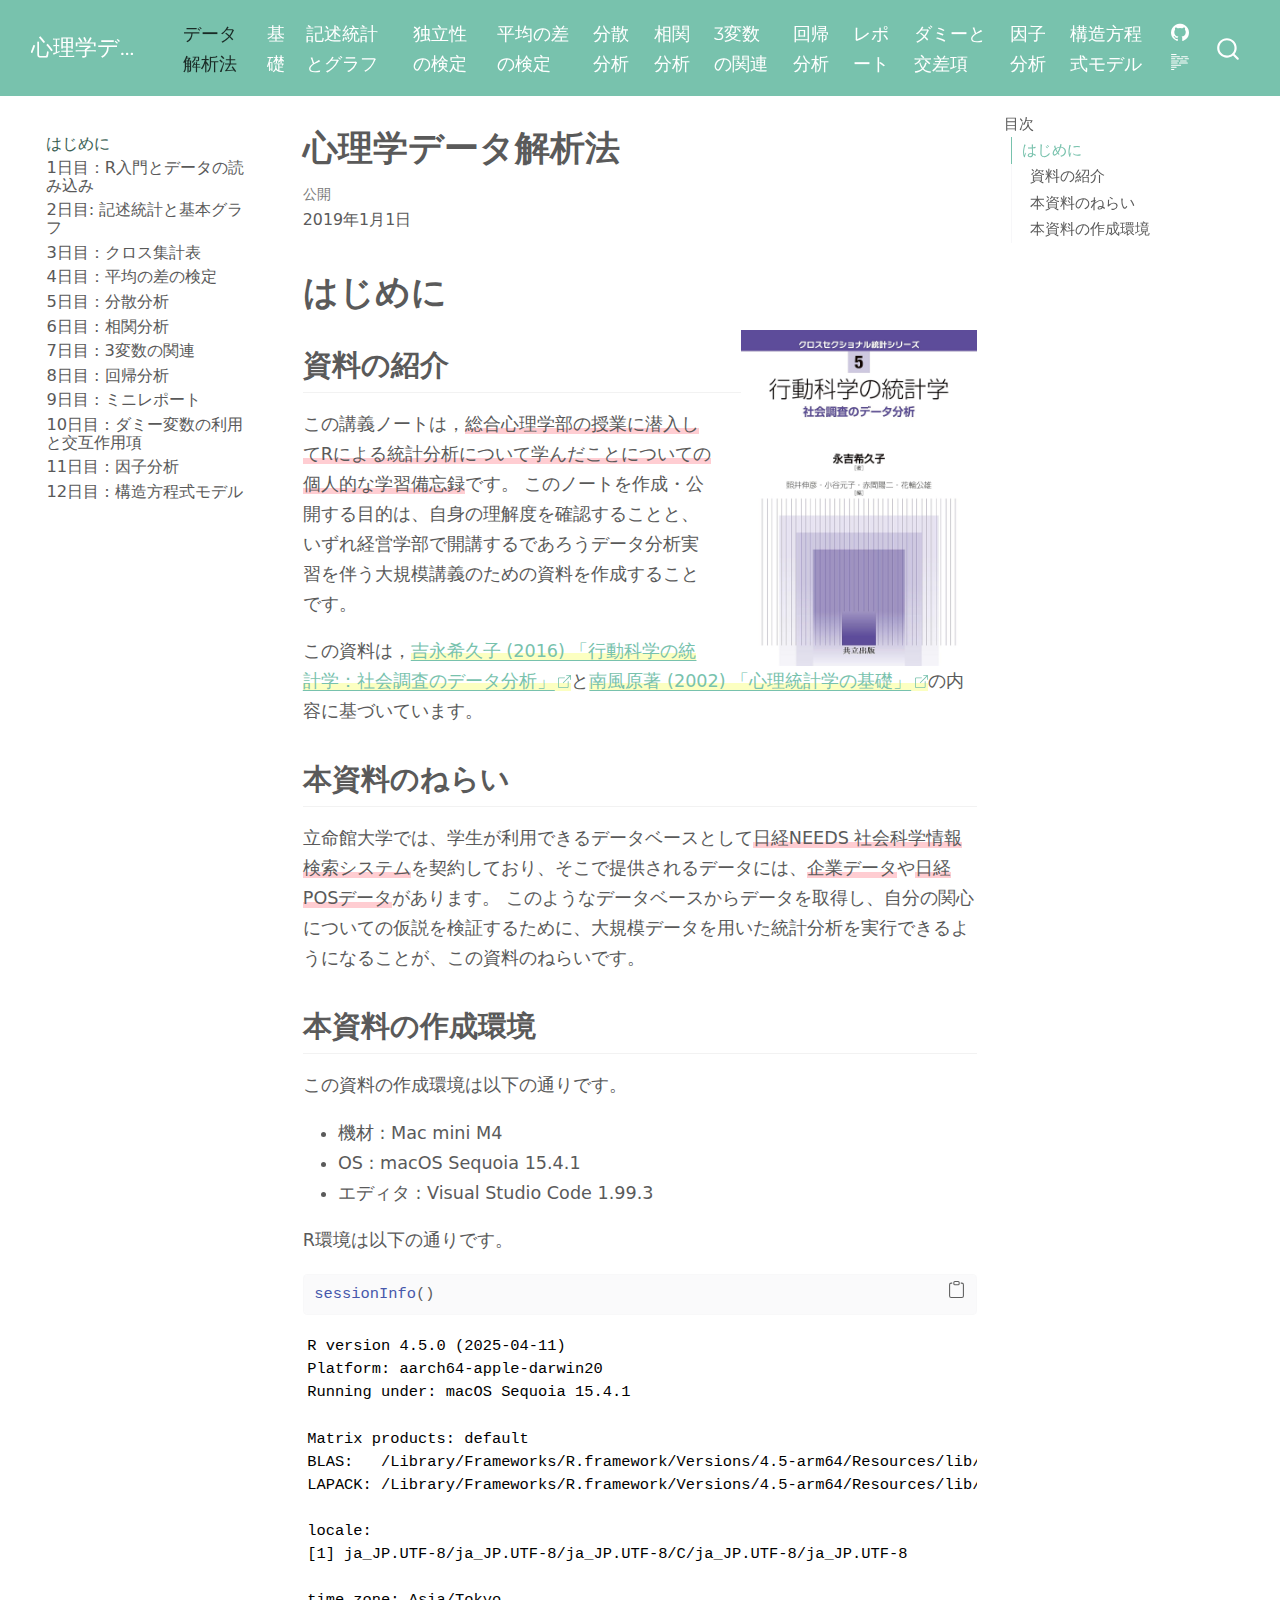
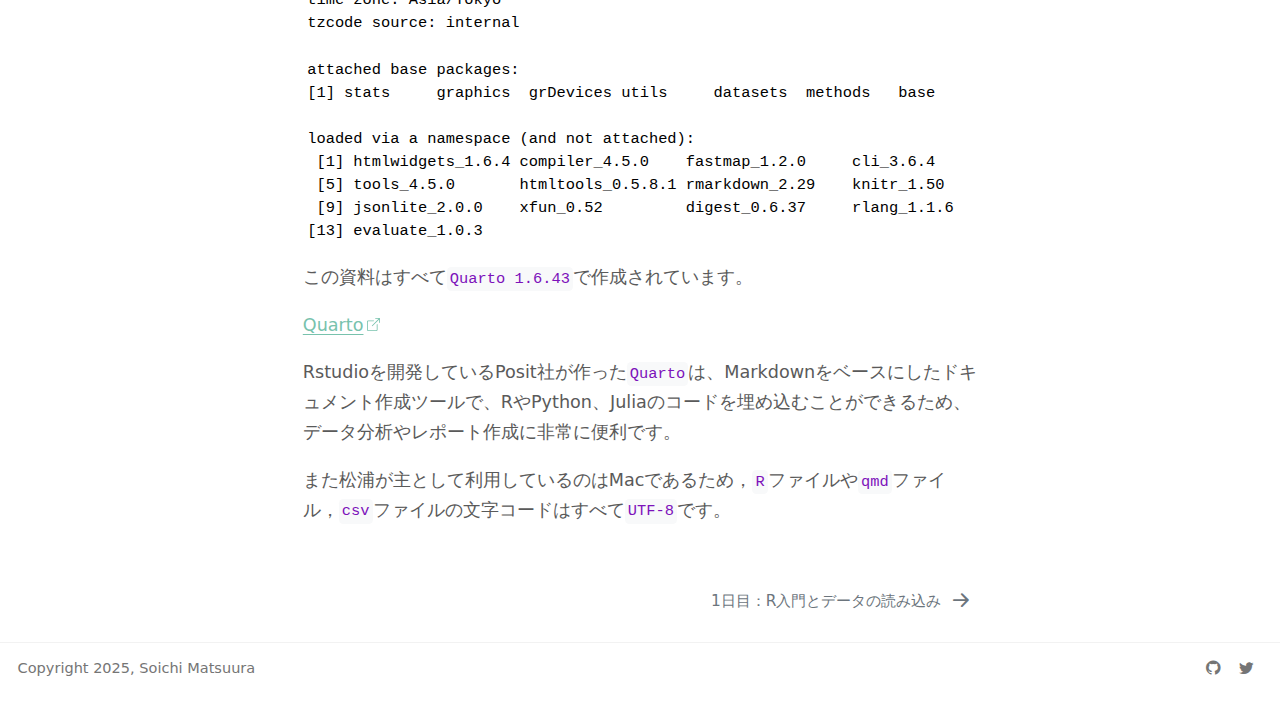
<file: docs/index.html>
<!DOCTYPE html>
<html xmlns="http://www.w3.org/1999/xhtml" lang="ja" xml:lang="ja"><head>
<meta http-equiv="Content-Type" content="text/html; charset=UTF-8">
<meta charset="utf-8">
<meta name="generator" content="quarto-1.6.43">
<meta name="viewport" content="width=device-width, initial-scale=1.0, user-scalable=yes">
<title>心理学データ解析法</title>
<style>
code{white-space: pre-wrap;}
span.smallcaps{font-variant: small-caps;}
div.columns{display: flex; gap: min(4vw, 1.5em);}
div.column{flex: auto; overflow-x: auto;}
div.hanging-indent{margin-left: 1.5em; text-indent: -1.5em;}
ul.task-list{list-style: none;}
ul.task-list li input[type="checkbox"] {
  width: 0.8em;
  margin: 0 0.8em 0.2em -1em; /* quarto-specific, see https://github.com/quarto-dev/quarto-cli/issues/4556 */ 
  vertical-align: middle;
}
/* CSS for syntax highlighting */
pre > code.sourceCode { white-space: pre; position: relative; }
pre > code.sourceCode > span { line-height: 1.25; }
pre > code.sourceCode > span:empty { height: 1.2em; }
.sourceCode { overflow: visible; }
code.sourceCode > span { color: inherit; text-decoration: inherit; }
div.sourceCode { margin: 1em 0; }
pre.sourceCode { margin: 0; }
@media screen {
div.sourceCode { overflow: auto; }
}
@media print {
pre > code.sourceCode { white-space: pre-wrap; }
pre > code.sourceCode > span { display: inline-block; text-indent: -5em; padding-left: 5em; }
}
pre.numberSource code
  { counter-reset: source-line 0; }
pre.numberSource code > span
  { position: relative; left: -4em; counter-increment: source-line; }
pre.numberSource code > span > a:first-child::before
  { content: counter(source-line);
    position: relative; left: -1em; text-align: right; vertical-align: baseline;
    border: none; display: inline-block;
    -webkit-touch-callout: none; -webkit-user-select: none;
    -khtml-user-select: none; -moz-user-select: none;
    -ms-user-select: none; user-select: none;
    padding: 0 4px; width: 4em;
  }
pre.numberSource { margin-left: 3em;  padding-left: 4px; }
div.sourceCode
  {   }
@media screen {
pre > code.sourceCode > span > a:first-child::before { text-decoration: underline; }
}
</style>

<script src="site_libs/quarto-nav/quarto-nav.js"></script>
<script src="site_libs/quarto-nav/headroom.min.js"></script>
<script src="site_libs/clipboard/clipboard.min.js"></script>
<script src="site_libs/quarto-search/autocomplete.umd.js"></script>
<script src="site_libs/quarto-search/fuse.min.js"></script>
<script src="site_libs/quarto-search/quarto-search.js"></script>
<meta name="quarto:offset" content="./">
<link href="./DataAnalysis_chap01.html" rel="next">
<link href="./img/favicon.ico" rel="icon">
<script src="site_libs/quarto-html/quarto.js"></script>
<script src="site_libs/quarto-html/popper.min.js"></script>
<script src="site_libs/quarto-html/tippy.umd.min.js"></script>
<script src="site_libs/quarto-html/anchor.min.js"></script>
<link href="site_libs/quarto-html/tippy.css" rel="stylesheet">
<link href="site_libs/quarto-html/quarto-syntax-highlighting-d4d76bf8491c20bad77d141916dc28e1.css" rel="stylesheet" id="quarto-text-highlighting-styles">
<script src="site_libs/bootstrap/bootstrap.min.js"></script>
<link href="site_libs/bootstrap/bootstrap-icons.css" rel="stylesheet">
<link href="site_libs/bootstrap/bootstrap-6752a065e7716ac41838f31b38b352fb.min.css" rel="stylesheet" append-hash="true" id="quarto-bootstrap" data-mode="light"><script id="quarto-search-options" type="application/json">{
  "location": "navbar",
  "copy-button": false,
  "collapse-after": 3,
  "panel-placement": "end",
  "type": "overlay",
  "limit": 50,
  "keyboard-shortcut": [
    "f",
    "/",
    "s"
  ],
  "show-item-context": false,
  "language": {
    "search-no-results-text": "一致なし",
    "search-matching-documents-text": "一致した文書",
    "search-copy-link-title": "検索へのリンクをコピー",
    "search-hide-matches-text": "追加の検索結果を非表示",
    "search-more-match-text": "追加の検索結果",
    "search-more-matches-text": "追加の検索結果",
    "search-clear-button-title": "消去",
    "search-text-placeholder": "",
    "search-detached-cancel-button-title": "取消",
    "search-submit-button-title": "検索",
    "search-label": "サーチ"
  }
}</script><link rel="stylesheet" href="mystyle.css">
<meta name="twitter:title" content="心理学データ解析法">
<meta name="twitter:image" content="https://so-ichi.com/img/koudou_kagaku.jpg">
<meta name="twitter:card" content="summary_large_image">
</head>
<body class="nav-sidebar floating nav-fixed">

<div id="quarto-search-results"></div>
  <header id="quarto-header" class="headroom fixed-top"><nav class="navbar navbar-expand-lg " data-bs-theme="dark"><div class="navbar-container container-fluid">
      <div class="navbar-brand-container mx-auto">
    <a class="navbar-brand" href="./index.html">
    <span class="navbar-title">心理学データ解析法</span>
    </a>
  </div>
            <div id="quarto-search" class="" title="サーチ"></div>
          <button class="navbar-toggler" type="button" data-bs-toggle="collapse" data-bs-target="#navbarCollapse" aria-controls="navbarCollapse" role="menu" aria-expanded="false" aria-label="ナビゲーションを切り替える" onclick="if (window.quartoToggleHeadroom) { window.quartoToggleHeadroom(); }">
  <span class="navbar-toggler-icon"></span>
</button>
          <div class="collapse navbar-collapse" id="navbarCollapse">
            <ul class="navbar-nav navbar-nav-scroll me-auto">
<li class="nav-item">
    <a class="nav-link active" href="./index.html" aria-current="page"> 
<span class="menu-text">データ解析法</span></a>
  </li>  
  <li class="nav-item">
    <a class="nav-link" href="./DataAnalysis_chap01.html"> 
<span class="menu-text">基礎</span></a>
  </li>  
  <li class="nav-item">
    <a class="nav-link" href="./DataAnalysis_chap02.html"> 
<span class="menu-text">記述統計とグラフ</span></a>
  </li>  
  <li class="nav-item">
    <a class="nav-link" href="./DataAnalysis_chap03.html"> 
<span class="menu-text">独立性の検定</span></a>
  </li>  
  <li class="nav-item">
    <a class="nav-link" href="./DataAnalysis_chap04.html"> 
<span class="menu-text">平均の差の検定</span></a>
  </li>  
  <li class="nav-item">
    <a class="nav-link" href="./DataAnalysis_chap05.html"> 
<span class="menu-text">分散分析</span></a>
  </li>  
  <li class="nav-item">
    <a class="nav-link" href="./DataAnalysis_chap06.html"> 
<span class="menu-text">相関分析</span></a>
  </li>  
  <li class="nav-item">
    <a class="nav-link" href="./DataAnalysis_chap07.html"> 
<span class="menu-text">3変数の関連</span></a>
  </li>  
  <li class="nav-item">
    <a class="nav-link" href="./DataAnalysis_chap08.html"> 
<span class="menu-text">回帰分析</span></a>
  </li>  
  <li class="nav-item">
    <a class="nav-link" href="./DataAnalysis_chap09.html"> 
<span class="menu-text">レポート</span></a>
  </li>  
  <li class="nav-item">
    <a class="nav-link" href="./DataAnalysis_chap10.html"> 
<span class="menu-text">ダミーと交差項</span></a>
  </li>  
  <li class="nav-item">
    <a class="nav-link" href="./DataAnalysis_chap11.html"> 
<span class="menu-text">因子分析</span></a>
  </li>  
  <li class="nav-item">
    <a class="nav-link" href="./DataAnalysis_chap12.html"> 
<span class="menu-text">構造方程式モデル</span></a>
  </li>  
</ul>
</div> <!-- /navcollapse -->
            <div class="quarto-navbar-tools">
    <a href="https://github.com/ma2ura/psych_data_analysis" title="ソースコード" class="quarto-navigation-tool px-1" aria-label="ソースコード"><i class="bi bi-github"></i></a>
  <a href="" class="quarto-reader-toggle quarto-navigation-tool px-1" onclick="window.quartoToggleReader(); return false;" title="リーダーモードの切り替え">
  <div class="quarto-reader-toggle-btn">
  <i class="bi"></i>
  </div>
</a>
</div>
      </div> <!-- /container-fluid -->
    </nav><nav class="quarto-secondary-nav"><div class="container-fluid d-flex">
      <button type="button" class="quarto-btn-toggle btn" data-bs-toggle="collapse" role="button" data-bs-target=".quarto-sidebar-collapse-item" aria-controls="quarto-sidebar" aria-expanded="false" aria-label="サイドバーを切り替える" onclick="if (window.quartoToggleHeadroom) { window.quartoToggleHeadroom(); }">
        <i class="bi bi-layout-text-sidebar-reverse"></i>
      </button>
        <nav class="quarto-page-breadcrumbs" aria-label="breadcrumb"><ol class="breadcrumb"><li class="breadcrumb-item"><a href="./index.html">はじめに</a></li></ol></nav>
        <a class="flex-grow-1" role="navigation" data-bs-toggle="collapse" data-bs-target=".quarto-sidebar-collapse-item" aria-controls="quarto-sidebar" aria-expanded="false" aria-label="サイドバーを切り替える" onclick="if (window.quartoToggleHeadroom) { window.quartoToggleHeadroom(); }">      
        </a>
    </div>
  </nav></header><!-- content --><div id="quarto-content" class="quarto-container page-columns page-rows-contents page-layout-article page-navbar">
<!-- sidebar -->
  <nav id="quarto-sidebar" class="sidebar collapse collapse-horizontal quarto-sidebar-collapse-item sidebar-navigation floating overflow-auto"><div class="sidebar-menu-container"> 
    <ul class="list-unstyled mt-1">
<li class="sidebar-item">
  <div class="sidebar-item-container"> 
  <a href="./index.html" class="sidebar-item-text sidebar-link active">
 <span class="menu-text">はじめに</span></a>
  </div>
</li>
        <li class="sidebar-item">
  <div class="sidebar-item-container"> 
  <a href="./DataAnalysis_chap01.html" class="sidebar-item-text sidebar-link">
 <span class="menu-text">1日目：R入門とデータの読み込み</span></a>
  </div>
</li>
        <li class="sidebar-item">
  <div class="sidebar-item-container"> 
  <a href="./DataAnalysis_chap02.html" class="sidebar-item-text sidebar-link">
 <span class="menu-text">2日目: 記述統計と基本グラフ</span></a>
  </div>
</li>
        <li class="sidebar-item">
  <div class="sidebar-item-container"> 
  <a href="./DataAnalysis_chap03.html" class="sidebar-item-text sidebar-link">
 <span class="menu-text">3日目：クロス集計表</span></a>
  </div>
</li>
        <li class="sidebar-item">
  <div class="sidebar-item-container"> 
  <a href="./DataAnalysis_chap04.html" class="sidebar-item-text sidebar-link">
 <span class="menu-text">4日目：平均の差の検定</span></a>
  </div>
</li>
        <li class="sidebar-item">
  <div class="sidebar-item-container"> 
  <a href="./DataAnalysis_chap05.html" class="sidebar-item-text sidebar-link">
 <span class="menu-text">5日目：分散分析</span></a>
  </div>
</li>
        <li class="sidebar-item">
  <div class="sidebar-item-container"> 
  <a href="./DataAnalysis_chap06.html" class="sidebar-item-text sidebar-link">
 <span class="menu-text">6日目 : 相関分析</span></a>
  </div>
</li>
        <li class="sidebar-item">
  <div class="sidebar-item-container"> 
  <a href="./DataAnalysis_chap07.html" class="sidebar-item-text sidebar-link">
 <span class="menu-text">7日目 : 3変数の関連</span></a>
  </div>
</li>
        <li class="sidebar-item">
  <div class="sidebar-item-container"> 
  <a href="./DataAnalysis_chap08.html" class="sidebar-item-text sidebar-link">
 <span class="menu-text">8日目 : 回帰分析</span></a>
  </div>
</li>
        <li class="sidebar-item">
  <div class="sidebar-item-container"> 
  <a href="./DataAnalysis_chap09.html" class="sidebar-item-text sidebar-link">
 <span class="menu-text">9日目 : ミニレポート</span></a>
  </div>
</li>
        <li class="sidebar-item">
  <div class="sidebar-item-container"> 
  <a href="./DataAnalysis_chap10.html" class="sidebar-item-text sidebar-link">
 <span class="menu-text">10日目 : ダミー変数の利用と交互作用項</span></a>
  </div>
</li>
        <li class="sidebar-item">
  <div class="sidebar-item-container"> 
  <a href="./DataAnalysis_chap11.html" class="sidebar-item-text sidebar-link">
 <span class="menu-text">11日目 : 因子分析</span></a>
  </div>
</li>
        <li class="sidebar-item">
  <div class="sidebar-item-container"> 
  <a href="./DataAnalysis_chap12.html" class="sidebar-item-text sidebar-link">
 <span class="menu-text">12日目 : 構造方程式モデル</span></a>
  </div>
</li>
    </ul>
</div>
</nav><div id="quarto-sidebar-glass" class="quarto-sidebar-collapse-item" data-bs-toggle="collapse" data-bs-target=".quarto-sidebar-collapse-item"></div>
<!-- margin-sidebar -->
    <div id="quarto-margin-sidebar" class="sidebar margin-sidebar">
        <nav id="TOC" role="doc-toc" class="toc-active" data-toc-expanded="2"><h2 id="toc-title">目次</h2>
   
  <ul>
<li>
<a href="#%E3%81%AF%E3%81%98%E3%82%81%E3%81%AB" id="toc-はじめに" class="nav-link active" data-scroll-target="#%E3%81%AF%E3%81%98%E3%82%81%E3%81%AB">はじめに</a>
  <ul class="collapse">
<li><a href="#%E8%B3%87%E6%96%99%E3%81%AE%E7%B4%B9%E4%BB%8B" id="toc-資料の紹介" class="nav-link" data-scroll-target="#%E8%B3%87%E6%96%99%E3%81%AE%E7%B4%B9%E4%BB%8B">資料の紹介</a></li>
  <li><a href="#%E6%9C%AC%E8%B3%87%E6%96%99%E3%81%AE%E3%81%AD%E3%82%89%E3%81%84" id="toc-本資料のねらい" class="nav-link" data-scroll-target="#%E6%9C%AC%E8%B3%87%E6%96%99%E3%81%AE%E3%81%AD%E3%82%89%E3%81%84">本資料のねらい</a></li>
  <li><a href="#%E6%9C%AC%E8%B3%87%E6%96%99%E3%81%AE%E4%BD%9C%E6%88%90%E7%92%B0%E5%A2%83" id="toc-本資料の作成環境" class="nav-link" data-scroll-target="#%E6%9C%AC%E8%B3%87%E6%96%99%E3%81%AE%E4%BD%9C%E6%88%90%E7%92%B0%E5%A2%83">本資料の作成環境</a></li>
  </ul>
</li>
  </ul></nav>
    </div>
<!-- main -->
<main class="content" id="quarto-document-content"><header id="title-block-header" class="quarto-title-block default"><div class="quarto-title">
<h1 class="title">心理学データ解析法</h1>
</div>



<div class="quarto-title-meta">

    
    <div>
    <div class="quarto-title-meta-heading">公開</div>
    <div class="quarto-title-meta-contents">
      <p class="date">2019年1月1日</p>
    </div>
  </div>
  
    
  </div>
  


</header>
<section id="はじめに" class="level1 unnumbered"><h1 class="unnumbered">はじめに</h1><p><img src="img/koudou_kagaku.jpg" title="心理学データ解析法" class="quarto-cover-image img-fluid"></p>
<section id="資料の紹介" class="level2"><h2 class="anchored" data-anchor-id="資料の紹介">資料の紹介</h2>
<p>この講義ノートは，<span class="markp">総合心理学部の授業に潜入してRによる統計分析について学んだことについての個人的な学習備忘録</span>です。 このノートを作成・公開する目的は、自身の理解度を確認することと、いずれ経営学部で開講するであろうデータ分析実習を伴う大規模講義のための資料を作成することです。</p>
<p>この資料は，<span class="marky"><a href="https://amzn.to/3YRAWzk">吉永希久子 (2016) 「行動科学の統計学：社会調査のデータ分析」</a></span>と<span class="marky"><a href="https://amzn.to/4ixivXO">南風原著 (2002) 「心理統計学の基礎」</a></span>の内容に基づいています。</p>
<!-- [![心理統計学の基礎(有斐閣アルマ)](img/sinri_toukei.jpg){width=30%}](https://amzn.to/4ixivXO) -->
</section><section id="本資料のねらい" class="level2"><h2 class="anchored" data-anchor-id="本資料のねらい">本資料のねらい</h2>
<p>立命館大学では、学生が利用できるデータベースとして<span class="rmarker-s">日経NEEDS 社会科学情報検索システム</span>を契約しており、そこで提供されるデータには、<span class="markp">企業データ</span>や<span class="markp">日経POSデータ</span>があります。 このようなデータベースからデータを取得し、自分の関心についての仮説を検証するために、大規模データを用いた統計分析を実行できるようになることが、この資料のねらいです。</p>
</section><section id="本資料の作成環境" class="level2"><h2 class="anchored" data-anchor-id="本資料の作成環境">本資料の作成環境</h2>
<p>この資料の作成環境は以下の通りです。</p>
<ul>
<li>機材 : Mac mini M4</li>
<li>OS : macOS Sequoia 15.4.1</li>
<li>エディタ : Visual Studio Code 1.99.3</li>
</ul>
<p>R環境は以下の通りです。</p>
<div class="cell">
<div class="sourceCode" id="cb1"><pre class="downlit sourceCode r code-with-copy"><code class="sourceCode R"><span><span class="fu"><a href="https://rdrr.io/r/utils/sessionInfo.html">sessionInfo</a></span><span class="op">(</span><span class="op">)</span></span></code><button title="コピー" class="code-copy-button"><i class="bi"></i></button></pre></div>
<div class="cell-output cell-output-stdout">
<pre><code>R version 4.5.0 (2025-04-11)
Platform: aarch64-apple-darwin20
Running under: macOS Sequoia 15.4.1

Matrix products: default
BLAS:   /Library/Frameworks/R.framework/Versions/4.5-arm64/Resources/lib/libRblas.0.dylib 
LAPACK: /Library/Frameworks/R.framework/Versions/4.5-arm64/Resources/lib/libRlapack.dylib;  LAPACK version 3.12.1

locale:
[1] ja_JP.UTF-8/ja_JP.UTF-8/ja_JP.UTF-8/C/ja_JP.UTF-8/ja_JP.UTF-8

time zone: Asia/Tokyo
tzcode source: internal

attached base packages:
[1] stats     graphics  grDevices utils     datasets  methods   base     

loaded via a namespace (and not attached):
 [1] htmlwidgets_1.6.4 compiler_4.5.0    fastmap_1.2.0     cli_3.6.4        
 [5] tools_4.5.0       htmltools_0.5.8.1 rmarkdown_2.29    knitr_1.50       
 [9] jsonlite_2.0.0    xfun_0.52         digest_0.6.37     rlang_1.1.6      
[13] evaluate_1.0.3   </code></pre>
</div>
</div>
<p>この資料はすべて<code>Quarto 1.6.43</code>で作成されています。</p>
<p><a href="https://quarto.org/">Quarto</a></p>
<p>Rstudioを開発しているPosit社が作った<code>Quarto</code>は、Markdownをベースにしたドキュメント作成ツールで、RやPython、Juliaのコードを埋め込むことができるため、データ分析やレポート作成に非常に便利です。</p>
<p>また松浦が主として利用しているのはMacであるため，<code>R</code>ファイルや<code>qmd</code>ファイル，<code>csv</code>ファイルの文字コードはすべて<code>UTF-8</code>です。</p>


</section></section></main><!-- /main --><script id="quarto-html-after-body" type="application/javascript">
window.document.addEventListener("DOMContentLoaded", function (event) {
  const toggleBodyColorMode = (bsSheetEl) => {
    const mode = bsSheetEl.getAttribute("data-mode");
    const bodyEl = window.document.querySelector("body");
    if (mode === "dark") {
      bodyEl.classList.add("quarto-dark");
      bodyEl.classList.remove("quarto-light");
    } else {
      bodyEl.classList.add("quarto-light");
      bodyEl.classList.remove("quarto-dark");
    }
  }
  const toggleBodyColorPrimary = () => {
    const bsSheetEl = window.document.querySelector("link#quarto-bootstrap");
    if (bsSheetEl) {
      toggleBodyColorMode(bsSheetEl);
    }
  }
  toggleBodyColorPrimary();  
  const icon = "";
  const anchorJS = new window.AnchorJS();
  anchorJS.options = {
    placement: 'right',
    icon: icon
  };
  anchorJS.add('.anchored');
  const isCodeAnnotation = (el) => {
    for (const clz of el.classList) {
      if (clz.startsWith('code-annotation-')) {                     
        return true;
      }
    }
    return false;
  }
  const onCopySuccess = function(e) {
    // button target
    const button = e.trigger;
    // don't keep focus
    button.blur();
    // flash "checked"
    button.classList.add('code-copy-button-checked');
    var currentTitle = button.getAttribute("title");
    button.setAttribute("title", "コピーしました");
    let tooltip;
    if (window.bootstrap) {
      button.setAttribute("data-bs-toggle", "tooltip");
      button.setAttribute("data-bs-placement", "left");
      button.setAttribute("data-bs-title", "コピーしました");
      tooltip = new bootstrap.Tooltip(button, 
        { trigger: "manual", 
          customClass: "code-copy-button-tooltip",
          offset: [0, -8]});
      tooltip.show();    
    }
    setTimeout(function() {
      if (tooltip) {
        tooltip.hide();
        button.removeAttribute("data-bs-title");
        button.removeAttribute("data-bs-toggle");
        button.removeAttribute("data-bs-placement");
      }
      button.setAttribute("title", currentTitle);
      button.classList.remove('code-copy-button-checked');
    }, 1000);
    // clear code selection
    e.clearSelection();
  }
  const getTextToCopy = function(trigger) {
      const codeEl = trigger.previousElementSibling.cloneNode(true);
      for (const childEl of codeEl.children) {
        if (isCodeAnnotation(childEl)) {
          childEl.remove();
        }
      }
      return codeEl.innerText;
  }
  const clipboard = new window.ClipboardJS('.code-copy-button:not([data-in-quarto-modal])', {
    text: getTextToCopy
  });
  clipboard.on('success', onCopySuccess);
  if (window.document.getElementById('quarto-embedded-source-code-modal')) {
    const clipboardModal = new window.ClipboardJS('.code-copy-button[data-in-quarto-modal]', {
      text: getTextToCopy,
      container: window.document.getElementById('quarto-embedded-source-code-modal')
    });
    clipboardModal.on('success', onCopySuccess);
  }
    var localhostRegex = new RegExp(/^(?:http|https):\/\/localhost\:?[0-9]*\//);
    var mailtoRegex = new RegExp(/^mailto:/);
      var filterRegex = new RegExp("https:\/\/so-ichi\.com");
    var isInternal = (href) => {
        return filterRegex.test(href) || localhostRegex.test(href) || mailtoRegex.test(href);
    }
    // Inspect non-navigation links and adorn them if external
 	var links = window.document.querySelectorAll('a[href]:not(.nav-link):not(.navbar-brand):not(.toc-action):not(.sidebar-link):not(.sidebar-item-toggle):not(.pagination-link):not(.no-external):not([aria-hidden]):not(.dropdown-item):not(.quarto-navigation-tool):not(.about-link)');
    for (var i=0; i<links.length; i++) {
      const link = links[i];
      if (!isInternal(link.href)) {
        // undo the damage that might have been done by quarto-nav.js in the case of
        // links that we want to consider external
        if (link.dataset.originalHref !== undefined) {
          link.href = link.dataset.originalHref;
        }
          // default icon
          link.classList.add("external");
      }
    }
  function tippyHover(el, contentFn, onTriggerFn, onUntriggerFn) {
    const config = {
      allowHTML: true,
      maxWidth: 500,
      delay: 100,
      arrow: false,
      appendTo: function(el) {
          return el.parentElement;
      },
      interactive: true,
      interactiveBorder: 10,
      theme: 'quarto',
      placement: 'bottom-start',
    };
    if (contentFn) {
      config.content = contentFn;
    }
    if (onTriggerFn) {
      config.onTrigger = onTriggerFn;
    }
    if (onUntriggerFn) {
      config.onUntrigger = onUntriggerFn;
    }
    window.tippy(el, config); 
  }
  const noterefs = window.document.querySelectorAll('a[role="doc-noteref"]');
  for (var i=0; i<noterefs.length; i++) {
    const ref = noterefs[i];
    tippyHover(ref, function() {
      // use id or data attribute instead here
      let href = ref.getAttribute('data-footnote-href') || ref.getAttribute('href');
      try { href = new URL(href).hash; } catch {}
      const id = href.replace(/^#\/?/, "");
      const note = window.document.getElementById(id);
      if (note) {
        return note.innerHTML;
      } else {
        return "";
      }
    });
  }
  const xrefs = window.document.querySelectorAll('a.quarto-xref');
  const processXRef = (id, note) => {
    // Strip column container classes
    const stripColumnClz = (el) => {
      el.classList.remove("page-full", "page-columns");
      if (el.children) {
        for (const child of el.children) {
          stripColumnClz(child);
        }
      }
    }
    stripColumnClz(note)
    if (id === null || id.startsWith('sec-')) {
      // Special case sections, only their first couple elements
      const container = document.createElement("div");
      if (note.children && note.children.length > 2) {
        container.appendChild(note.children[0].cloneNode(true));
        for (let i = 1; i < note.children.length; i++) {
          const child = note.children[i];
          if (child.tagName === "P" && child.innerText === "") {
            continue;
          } else {
            container.appendChild(child.cloneNode(true));
            break;
          }
        }
        if (window.Quarto?.typesetMath) {
          window.Quarto.typesetMath(container);
        }
        return container.innerHTML
      } else {
        if (window.Quarto?.typesetMath) {
          window.Quarto.typesetMath(note);
        }
        return note.innerHTML;
      }
    } else {
      // Remove any anchor links if they are present
      const anchorLink = note.querySelector('a.anchorjs-link');
      if (anchorLink) {
        anchorLink.remove();
      }
      if (window.Quarto?.typesetMath) {
        window.Quarto.typesetMath(note);
      }
      if (note.classList.contains("callout")) {
        return note.outerHTML;
      } else {
        return note.innerHTML;
      }
    }
  }
  for (var i=0; i<xrefs.length; i++) {
    const xref = xrefs[i];
    tippyHover(xref, undefined, function(instance) {
      instance.disable();
      let url = xref.getAttribute('href');
      let hash = undefined; 
      if (url.startsWith('#')) {
        hash = url;
      } else {
        try { hash = new URL(url).hash; } catch {}
      }
      if (hash) {
        const id = hash.replace(/^#\/?/, "");
        const note = window.document.getElementById(id);
        if (note !== null) {
          try {
            const html = processXRef(id, note.cloneNode(true));
            instance.setContent(html);
          } finally {
            instance.enable();
            instance.show();
          }
        } else {
          // See if we can fetch this
          fetch(url.split('#')[0])
          .then(res => res.text())
          .then(html => {
            const parser = new DOMParser();
            const htmlDoc = parser.parseFromString(html, "text/html");
            const note = htmlDoc.getElementById(id);
            if (note !== null) {
              const html = processXRef(id, note);
              instance.setContent(html);
            } 
          }).finally(() => {
            instance.enable();
            instance.show();
          });
        }
      } else {
        // See if we can fetch a full url (with no hash to target)
        // This is a special case and we should probably do some content thinning / targeting
        fetch(url)
        .then(res => res.text())
        .then(html => {
          const parser = new DOMParser();
          const htmlDoc = parser.parseFromString(html, "text/html");
          const note = htmlDoc.querySelector('main.content');
          if (note !== null) {
            // This should only happen for chapter cross references
            // (since there is no id in the URL)
            // remove the first header
            if (note.children.length > 0 && note.children[0].tagName === "HEADER") {
              note.children[0].remove();
            }
            const html = processXRef(null, note);
            instance.setContent(html);
          } 
        }).finally(() => {
          instance.enable();
          instance.show();
        });
      }
    }, function(instance) {
    });
  }
      let selectedAnnoteEl;
      const selectorForAnnotation = ( cell, annotation) => {
        let cellAttr = 'data-code-cell="' + cell + '"';
        let lineAttr = 'data-code-annotation="' +  annotation + '"';
        const selector = 'span[' + cellAttr + '][' + lineAttr + ']';
        return selector;
      }
      const selectCodeLines = (annoteEl) => {
        const doc = window.document;
        const targetCell = annoteEl.getAttribute("data-target-cell");
        const targetAnnotation = annoteEl.getAttribute("data-target-annotation");
        const annoteSpan = window.document.querySelector(selectorForAnnotation(targetCell, targetAnnotation));
        const lines = annoteSpan.getAttribute("data-code-lines").split(",");
        const lineIds = lines.map((line) => {
          return targetCell + "-" + line;
        })
        let top = null;
        let height = null;
        let parent = null;
        if (lineIds.length > 0) {
            //compute the position of the single el (top and bottom and make a div)
            const el = window.document.getElementById(lineIds[0]);
            top = el.offsetTop;
            height = el.offsetHeight;
            parent = el.parentElement.parentElement;
          if (lineIds.length > 1) {
            const lastEl = window.document.getElementById(lineIds[lineIds.length - 1]);
            const bottom = lastEl.offsetTop + lastEl.offsetHeight;
            height = bottom - top;
          }
          if (top !== null && height !== null && parent !== null) {
            // cook up a div (if necessary) and position it 
            let div = window.document.getElementById("code-annotation-line-highlight");
            if (div === null) {
              div = window.document.createElement("div");
              div.setAttribute("id", "code-annotation-line-highlight");
              div.style.position = 'absolute';
              parent.appendChild(div);
            }
            div.style.top = top - 2 + "px";
            div.style.height = height + 4 + "px";
            div.style.left = 0;
            let gutterDiv = window.document.getElementById("code-annotation-line-highlight-gutter");
            if (gutterDiv === null) {
              gutterDiv = window.document.createElement("div");
              gutterDiv.setAttribute("id", "code-annotation-line-highlight-gutter");
              gutterDiv.style.position = 'absolute';
              const codeCell = window.document.getElementById(targetCell);
              const gutter = codeCell.querySelector('.code-annotation-gutter');
              gutter.appendChild(gutterDiv);
            }
            gutterDiv.style.top = top - 2 + "px";
            gutterDiv.style.height = height + 4 + "px";
          }
          selectedAnnoteEl = annoteEl;
        }
      };
      const unselectCodeLines = () => {
        const elementsIds = ["code-annotation-line-highlight", "code-annotation-line-highlight-gutter"];
        elementsIds.forEach((elId) => {
          const div = window.document.getElementById(elId);
          if (div) {
            div.remove();
          }
        });
        selectedAnnoteEl = undefined;
      };
        // Handle positioning of the toggle
    window.addEventListener(
      "resize",
      throttle(() => {
        elRect = undefined;
        if (selectedAnnoteEl) {
          selectCodeLines(selectedAnnoteEl);
        }
      }, 10)
    );
    function throttle(fn, ms) {
    let throttle = false;
    let timer;
      return (...args) => {
        if(!throttle) { // first call gets through
            fn.apply(this, args);
            throttle = true;
        } else { // all the others get throttled
            if(timer) clearTimeout(timer); // cancel #2
            timer = setTimeout(() => {
              fn.apply(this, args);
              timer = throttle = false;
            }, ms);
        }
      };
    }
      // Attach click handler to the DT
      const annoteDls = window.document.querySelectorAll('dt[data-target-cell]');
      for (const annoteDlNode of annoteDls) {
        annoteDlNode.addEventListener('click', (event) => {
          const clickedEl = event.target;
          if (clickedEl !== selectedAnnoteEl) {
            unselectCodeLines();
            const activeEl = window.document.querySelector('dt[data-target-cell].code-annotation-active');
            if (activeEl) {
              activeEl.classList.remove('code-annotation-active');
            }
            selectCodeLines(clickedEl);
            clickedEl.classList.add('code-annotation-active');
          } else {
            // Unselect the line
            unselectCodeLines();
            clickedEl.classList.remove('code-annotation-active');
          }
        });
      }
  const findCites = (el) => {
    const parentEl = el.parentElement;
    if (parentEl) {
      const cites = parentEl.dataset.cites;
      if (cites) {
        return {
          el,
          cites: cites.split(' ')
        };
      } else {
        return findCites(el.parentElement)
      }
    } else {
      return undefined;
    }
  };
  var bibliorefs = window.document.querySelectorAll('a[role="doc-biblioref"]');
  for (var i=0; i<bibliorefs.length; i++) {
    const ref = bibliorefs[i];
    const citeInfo = findCites(ref);
    if (citeInfo) {
      tippyHover(citeInfo.el, function() {
        var popup = window.document.createElement('div');
        citeInfo.cites.forEach(function(cite) {
          var citeDiv = window.document.createElement('div');
          citeDiv.classList.add('hanging-indent');
          citeDiv.classList.add('csl-entry');
          var biblioDiv = window.document.getElementById('ref-' + cite);
          if (biblioDiv) {
            citeDiv.innerHTML = biblioDiv.innerHTML;
          }
          popup.appendChild(citeDiv);
        });
        return popup.innerHTML;
      });
    }
  }
});
</script><nav class="page-navigation"><div class="nav-page nav-page-previous">
  </div>
  <div class="nav-page nav-page-next">
      <a href="./DataAnalysis_chap01.html" class="pagination-link" aria-label="1日目：R入門とデータの読み込み">
        <span class="nav-page-text">1日目：R入門とデータの読み込み</span> <i class="bi bi-arrow-right-short"></i>
      </a>
  </div>
</nav>
</div> <!-- /content -->
<footer class="footer"><div class="nav-footer">
    <div class="nav-footer-left">
<p>Copyright 2025, Soichi Matsuura</p>
</div>   
    <div class="nav-footer-center">
      &nbsp;
    </div>
    <div class="nav-footer-right">
      <ul class="footer-items list-unstyled">
<li class="nav-item compact">
    <a class="nav-link" href="https://github.com/ma2ura/psych_data_analysis">
      <i class="bi bi-github" role="img">
</i> 
    </a>
  </li>  
    <li class="nav-item compact">
    <a class="nav-link" href="https://twitter.com/matsuura_rits">
      <i class="bi bi-twitter" role="img" aria-label="Twitter">
</i> 
    </a>
  </li>  
</ul>
</div>
  </div>
</footer>


</body></html>
</file>
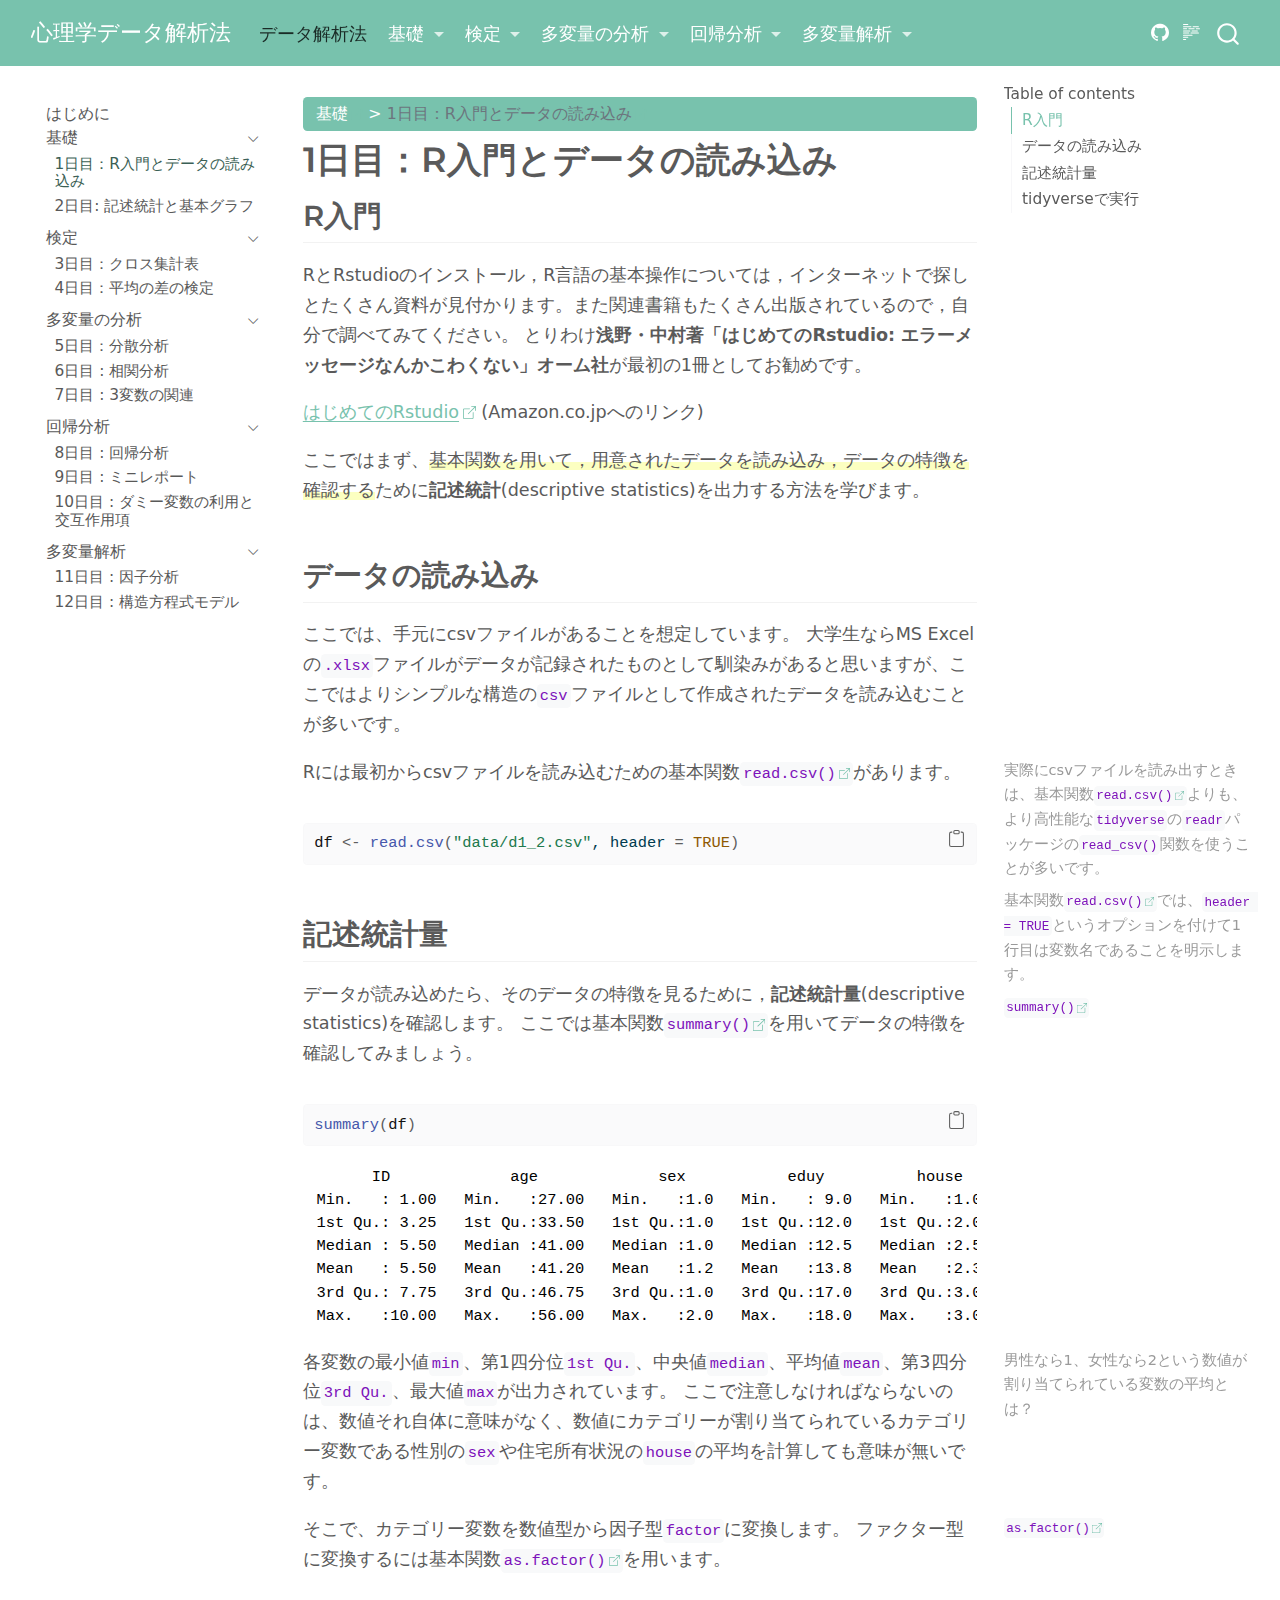
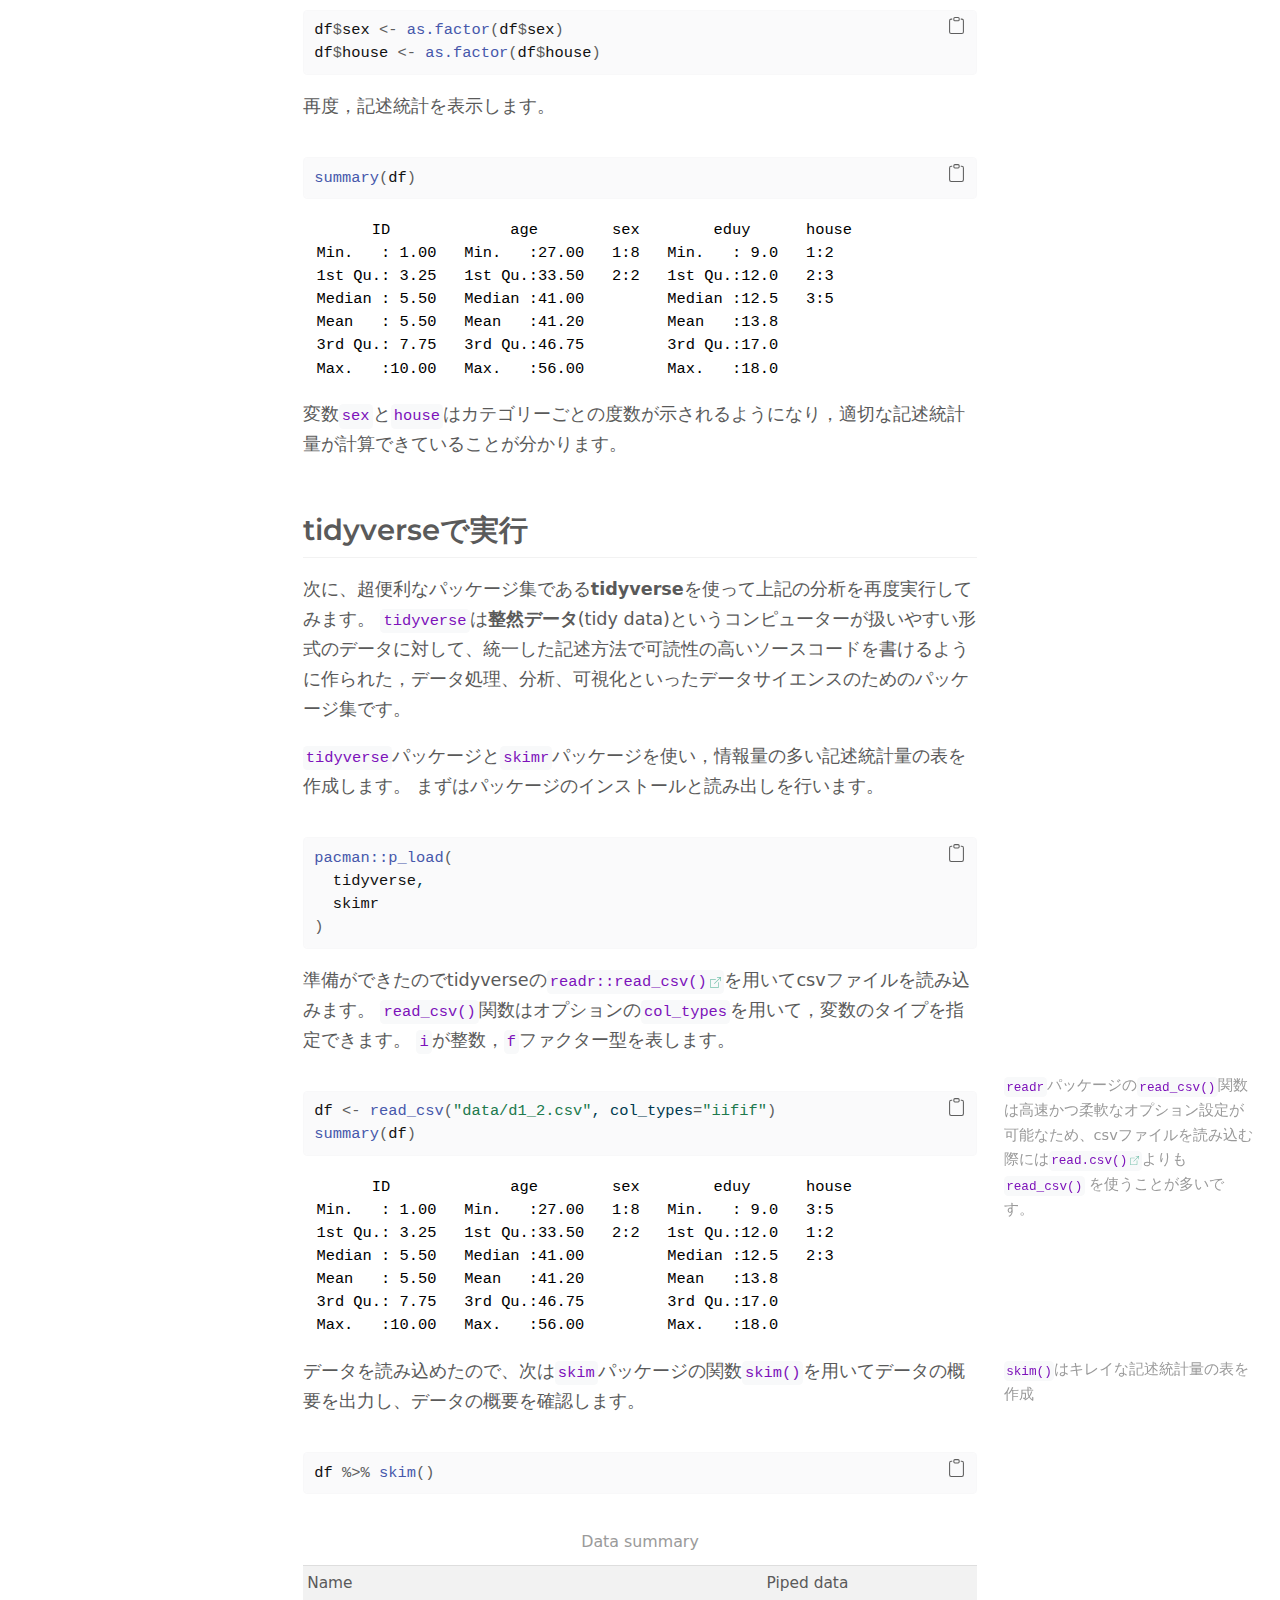
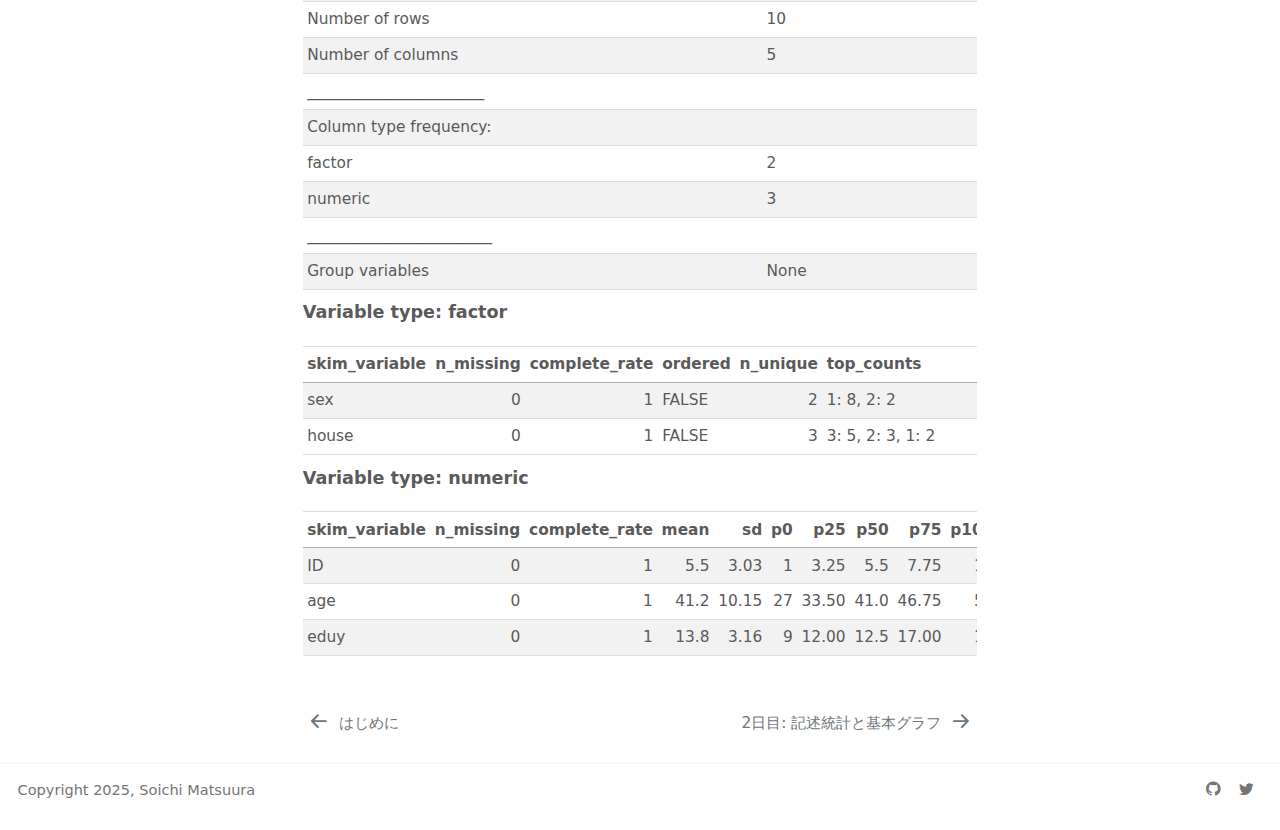
<file: docs/DataAnalysis_chap01.html>
<!DOCTYPE html>
<html xmlns="http://www.w3.org/1999/xhtml" lang="en" xml:lang="en"><head>
<meta http-equiv="Content-Type" content="text/html; charset=UTF-8">
<meta charset="utf-8">
<meta name="generator" content="quarto-1.7.29">
<meta name="viewport" content="width=device-width, initial-scale=1.0, user-scalable=yes">
<title>1日目：R入門とデータの読み込み – 心理学データ解析法</title>
<style>
code{white-space: pre-wrap;}
span.smallcaps{font-variant: small-caps;}
div.columns{display: flex; gap: min(4vw, 1.5em);}
div.column{flex: auto; overflow-x: auto;}
div.hanging-indent{margin-left: 1.5em; text-indent: -1.5em;}
ul.task-list{list-style: none;}
ul.task-list li input[type="checkbox"] {
  width: 0.8em;
  margin: 0 0.8em 0.2em -1em; /* quarto-specific, see https://github.com/quarto-dev/quarto-cli/issues/4556 */ 
  vertical-align: middle;
}
/* CSS for syntax highlighting */
html { -webkit-text-size-adjust: 100%; }
pre > code.sourceCode { white-space: pre; position: relative; }
pre > code.sourceCode > span { display: inline-block; line-height: 1.25; }
pre > code.sourceCode > span:empty { height: 1.2em; }
.sourceCode { overflow: visible; }
code.sourceCode > span { color: inherit; text-decoration: inherit; }
div.sourceCode { margin: 1em 0; }
pre.sourceCode { margin: 0; }
@media screen {
div.sourceCode { overflow: auto; }
}
@media print {
pre > code.sourceCode { white-space: pre-wrap; }
pre > code.sourceCode > span { text-indent: -5em; padding-left: 5em; }
}
pre.numberSource code
  { counter-reset: source-line 0; }
pre.numberSource code > span
  { position: relative; left: -4em; counter-increment: source-line; }
pre.numberSource code > span > a:first-child::before
  { content: counter(source-line);
    position: relative; left: -1em; text-align: right; vertical-align: baseline;
    border: none; display: inline-block;
    -webkit-touch-callout: none; -webkit-user-select: none;
    -khtml-user-select: none; -moz-user-select: none;
    -ms-user-select: none; user-select: none;
    padding: 0 4px; width: 4em;
  }
pre.numberSource { margin-left: 3em;  padding-left: 4px; }
div.sourceCode
  {   }
@media screen {
pre > code.sourceCode > span > a:first-child::before { text-decoration: underline; }
}
</style>

<script src="site_libs/quarto-nav/quarto-nav.js"></script>
<script src="site_libs/quarto-nav/headroom.min.js"></script>
<script src="site_libs/clipboard/clipboard.min.js"></script>
<script src="site_libs/quarto-search/autocomplete.umd.js"></script>
<script src="site_libs/quarto-search/fuse.min.js"></script>
<script src="site_libs/quarto-search/quarto-search.js"></script>
<meta name="quarto:offset" content="./">
<link href="./DataAnalysis_chap02.html" rel="next">
<link href="./index.html" rel="prev">
<link href="./img/favicon.ico" rel="icon">
<script src="site_libs/quarto-html/quarto.js" type="module"></script>
<script src="site_libs/quarto-html/tabsets/tabsets.js" type="module"></script>
<script src="site_libs/quarto-html/popper.min.js"></script>
<script src="site_libs/quarto-html/tippy.umd.min.js"></script>
<script src="site_libs/quarto-html/anchor.min.js"></script>
<link href="site_libs/quarto-html/tippy.css" rel="stylesheet">
<link href="site_libs/quarto-html/quarto-syntax-highlighting-0815c480559380816a4d1ea211a47e91.css" rel="stylesheet" id="quarto-text-highlighting-styles">
<script src="site_libs/bootstrap/bootstrap.min.js"></script>
<link href="site_libs/bootstrap/bootstrap-icons.css" rel="stylesheet">
<link href="site_libs/bootstrap/bootstrap-9f9d5dfb36186db2675decf6807fa04b.min.css" rel="stylesheet" append-hash="true" id="quarto-bootstrap" data-mode="light"><script id="quarto-search-options" type="application/json">{
  "location": "navbar",
  "copy-button": false,
  "collapse-after": 3,
  "panel-placement": "end",
  "type": "overlay",
  "limit": 50,
  "keyboard-shortcut": [
    "f",
    "/",
    "s"
  ],
  "show-item-context": false,
  "language": {
    "search-no-results-text": "No results",
    "search-matching-documents-text": "matching documents",
    "search-copy-link-title": "Copy link to search",
    "search-hide-matches-text": "Hide additional matches",
    "search-more-match-text": "more match in this document",
    "search-more-matches-text": "more matches in this document",
    "search-clear-button-title": "Clear",
    "search-text-placeholder": "",
    "search-detached-cancel-button-title": "Cancel",
    "search-submit-button-title": "Submit",
    "search-label": "Search"
  }
}</script><link rel="stylesheet" href="mystyle.css">
<meta name="twitter:title" content="1日目：R入門とデータの読み込み – 心理学データ解析法">
<meta name="twitter:description" content="">
<meta name="twitter:card" content="summary">
</head>
<body class="nav-sidebar floating nav-fixed slimcontent quarto-light">

<div id="quarto-search-results"></div>
  <header id="quarto-header" class="headroom fixed-top"><nav class="navbar navbar-expand-lg " data-bs-theme="dark"><div class="navbar-container container-fluid">
      <div class="navbar-brand-container mx-auto">
    <a class="navbar-brand" href="./index.html">
    <span class="navbar-title">心理学データ解析法</span>
    </a>
  </div>
            <div id="quarto-search" class="" title="Search"></div>
          <button class="navbar-toggler" type="button" data-bs-toggle="collapse" data-bs-target="#navbarCollapse" aria-controls="navbarCollapse" role="menu" aria-expanded="false" aria-label="Toggle navigation" onclick="if (window.quartoToggleHeadroom) { window.quartoToggleHeadroom(); }">
  <span class="navbar-toggler-icon"></span>
</button>
          <div class="collapse navbar-collapse" id="navbarCollapse">
            <ul class="navbar-nav navbar-nav-scroll me-auto">
<li class="nav-item">
    <a class="nav-link active" href="./index.html" aria-current="page"> 
<span class="menu-text">データ解析法</span></a>
  </li>  
  <li class="nav-item dropdown ">
    <a class="nav-link dropdown-toggle" href="#" id="nav-menu-" role="link" data-bs-toggle="dropdown" aria-expanded="false">
 <span class="menu-text">基礎</span>
    </a>
    <ul class="dropdown-menu" aria-labelledby="nav-menu-">
<li>
    <a class="dropdown-item" href="./DataAnalysis_chap01.html">
 <span class="dropdown-text">基礎</span></a>
  </li>  
        <li>
    <a class="dropdown-item" href="./DataAnalysis_chap02.html">
 <span class="dropdown-text">記述統計とグラフ</span></a>
  </li>  
    </ul>
</li>
  <li class="nav-item dropdown ">
    <a class="nav-link dropdown-toggle" href="#" id="nav-menu--1" role="link" data-bs-toggle="dropdown" aria-expanded="false">
 <span class="menu-text">検定</span>
    </a>
    <ul class="dropdown-menu" aria-labelledby="nav-menu--1">
<li>
    <a class="dropdown-item" href="./DataAnalysis_chap03.html">
 <span class="dropdown-text">独立性の検定</span></a>
  </li>  
        <li>
    <a class="dropdown-item" href="./DataAnalysis_chap04.html">
 <span class="dropdown-text">平均の差の検定</span></a>
  </li>  
    </ul>
</li>
  <li class="nav-item dropdown ">
    <a class="nav-link dropdown-toggle" href="#" id="nav-menu--2" role="link" data-bs-toggle="dropdown" aria-expanded="false">
 <span class="menu-text">多変量の分析</span>
    </a>
    <ul class="dropdown-menu" aria-labelledby="nav-menu--2">
<li>
    <a class="dropdown-item" href="./DataAnalysis_chap05.html">
 <span class="dropdown-text">分散分析</span></a>
  </li>  
        <li>
    <a class="dropdown-item" href="./DataAnalysis_chap06.html">
 <span class="dropdown-text">相関分析</span></a>
  </li>  
        <li>
    <a class="dropdown-item" href="./DataAnalysis_chap07.html">
 <span class="dropdown-text">3変数の関連</span></a>
  </li>  
    </ul>
</li>
  <li class="nav-item dropdown ">
    <a class="nav-link dropdown-toggle" href="#" id="nav-menu--3" role="link" data-bs-toggle="dropdown" aria-expanded="false">
 <span class="menu-text">回帰分析</span>
    </a>
    <ul class="dropdown-menu" aria-labelledby="nav-menu--3">
<li>
    <a class="dropdown-item" href="./DataAnalysis_chap08.html">
 <span class="dropdown-text">回帰分析</span></a>
  </li>  
        <li>
    <a class="dropdown-item" href="./DataAnalysis_chap09.html">
 <span class="dropdown-text">レポート</span></a>
  </li>  
        <li>
    <a class="dropdown-item" href="./DataAnalysis_chap10.html">
 <span class="dropdown-text">ダミーと交差項</span></a>
  </li>  
    </ul>
</li>
  <li class="nav-item dropdown ">
    <a class="nav-link dropdown-toggle" href="#" id="nav-menu--4" role="link" data-bs-toggle="dropdown" aria-expanded="false">
 <span class="menu-text">多変量解析</span>
    </a>
    <ul class="dropdown-menu" aria-labelledby="nav-menu--4">
<li>
    <a class="dropdown-item" href="./DataAnalysis_chap11.html">
 <span class="dropdown-text">因子分析</span></a>
  </li>  
        <li>
    <a class="dropdown-item" href="./DataAnalysis_chap12.html">
 <span class="dropdown-text">SEM</span></a>
  </li>  
    </ul>
</li>
</ul>
</div> <!-- /navcollapse -->
            <div class="quarto-navbar-tools">
    <a href="https://github.com/ma2ura/psych_data_analysis" title="Source Code" class="quarto-navigation-tool px-1" aria-label="Source Code"><i class="bi bi-github"></i></a>
  <a href="" class="quarto-reader-toggle quarto-navigation-tool px-1" onclick="window.quartoToggleReader(); return false;" title="Toggle reader mode">
  <div class="quarto-reader-toggle-btn">
  <i class="bi"></i>
  </div>
</a>
</div>
      </div> <!-- /container-fluid -->
    </nav><nav class="quarto-secondary-nav"><div class="container-fluid d-flex">
      <button type="button" class="quarto-btn-toggle btn" data-bs-toggle="collapse" role="button" data-bs-target=".quarto-sidebar-collapse-item" aria-controls="quarto-sidebar" aria-expanded="false" aria-label="Toggle sidebar navigation" onclick="if (window.quartoToggleHeadroom) { window.quartoToggleHeadroom(); }">
        <i class="bi bi-layout-text-sidebar-reverse"></i>
      </button>
        <nav class="quarto-page-breadcrumbs" aria-label="breadcrumb"><ol class="breadcrumb"><li class="breadcrumb-item"><a href="./DataAnalysis_chap01.html">基礎</a></li><li class="breadcrumb-item"><a href="./DataAnalysis_chap01.html">1日目：R入門とデータの読み込み</a></li></ol></nav>
        <a class="flex-grow-1" role="navigation" data-bs-toggle="collapse" data-bs-target=".quarto-sidebar-collapse-item" aria-controls="quarto-sidebar" aria-expanded="false" aria-label="Toggle sidebar navigation" onclick="if (window.quartoToggleHeadroom) { window.quartoToggleHeadroom(); }">      
        </a>
    </div>
  </nav></header><!-- content --><div id="quarto-content" class="quarto-container page-columns page-rows-contents page-layout-article page-navbar">
<!-- sidebar -->
  <nav id="quarto-sidebar" class="sidebar collapse collapse-horizontal quarto-sidebar-collapse-item sidebar-navigation floating overflow-auto"><div class="sidebar-menu-container"> 
    <ul class="list-unstyled mt-1">
<li class="sidebar-item">
  <div class="sidebar-item-container"> 
  <a href="./index.html" class="sidebar-item-text sidebar-link">
 <span class="menu-text">はじめに</span></a>
  </div>
</li>
        <li class="sidebar-item sidebar-item-section">
      <div class="sidebar-item-container"> 
            <a class="sidebar-item-text sidebar-link text-start" data-bs-toggle="collapse" data-bs-target="#quarto-sidebar-section-1" role="navigation" aria-expanded="true">
 <span class="menu-text">基礎</span></a>
          <a class="sidebar-item-toggle text-start" data-bs-toggle="collapse" data-bs-target="#quarto-sidebar-section-1" role="navigation" aria-expanded="true" aria-label="Toggle section">
            <i class="bi bi-chevron-right ms-2"></i>
          </a> 
      </div>
      <ul id="quarto-sidebar-section-1" class="collapse list-unstyled sidebar-section depth1 show">
<li class="sidebar-item">
  <div class="sidebar-item-container"> 
  <a href="./DataAnalysis_chap01.html" class="sidebar-item-text sidebar-link active">
 <span class="menu-text">1日目：R入門とデータの読み込み</span></a>
  </div>
</li>
          <li class="sidebar-item">
  <div class="sidebar-item-container"> 
  <a href="./DataAnalysis_chap02.html" class="sidebar-item-text sidebar-link">
 <span class="menu-text">2日目: 記述統計と基本グラフ</span></a>
  </div>
</li>
      </ul>
</li>
        <li class="sidebar-item sidebar-item-section">
      <div class="sidebar-item-container"> 
            <a class="sidebar-item-text sidebar-link text-start" data-bs-toggle="collapse" data-bs-target="#quarto-sidebar-section-2" role="navigation" aria-expanded="true">
 <span class="menu-text">検定</span></a>
          <a class="sidebar-item-toggle text-start" data-bs-toggle="collapse" data-bs-target="#quarto-sidebar-section-2" role="navigation" aria-expanded="true" aria-label="Toggle section">
            <i class="bi bi-chevron-right ms-2"></i>
          </a> 
      </div>
      <ul id="quarto-sidebar-section-2" class="collapse list-unstyled sidebar-section depth1 show">
<li class="sidebar-item">
  <div class="sidebar-item-container"> 
  <a href="./DataAnalysis_chap03.html" class="sidebar-item-text sidebar-link">
 <span class="menu-text">3日目：クロス集計表</span></a>
  </div>
</li>
          <li class="sidebar-item">
  <div class="sidebar-item-container"> 
  <a href="./DataAnalysis_chap04.html" class="sidebar-item-text sidebar-link">
 <span class="menu-text">4日目：平均の差の検定</span></a>
  </div>
</li>
      </ul>
</li>
        <li class="sidebar-item sidebar-item-section">
      <div class="sidebar-item-container"> 
            <a class="sidebar-item-text sidebar-link text-start" data-bs-toggle="collapse" data-bs-target="#quarto-sidebar-section-3" role="navigation" aria-expanded="true">
 <span class="menu-text">多変量の分析</span></a>
          <a class="sidebar-item-toggle text-start" data-bs-toggle="collapse" data-bs-target="#quarto-sidebar-section-3" role="navigation" aria-expanded="true" aria-label="Toggle section">
            <i class="bi bi-chevron-right ms-2"></i>
          </a> 
      </div>
      <ul id="quarto-sidebar-section-3" class="collapse list-unstyled sidebar-section depth1 show">
<li class="sidebar-item">
  <div class="sidebar-item-container"> 
  <a href="./DataAnalysis_chap05.html" class="sidebar-item-text sidebar-link">
 <span class="menu-text">5日目：分散分析</span></a>
  </div>
</li>
          <li class="sidebar-item">
  <div class="sidebar-item-container"> 
  <a href="./DataAnalysis_chap06.html" class="sidebar-item-text sidebar-link">
 <span class="menu-text">6日目 : 相関分析</span></a>
  </div>
</li>
          <li class="sidebar-item">
  <div class="sidebar-item-container"> 
  <a href="./DataAnalysis_chap07.html" class="sidebar-item-text sidebar-link">
 <span class="menu-text">7日目 : 3変数の関連</span></a>
  </div>
</li>
      </ul>
</li>
        <li class="sidebar-item sidebar-item-section">
      <div class="sidebar-item-container"> 
            <a class="sidebar-item-text sidebar-link text-start" data-bs-toggle="collapse" data-bs-target="#quarto-sidebar-section-4" role="navigation" aria-expanded="true">
 <span class="menu-text">回帰分析</span></a>
          <a class="sidebar-item-toggle text-start" data-bs-toggle="collapse" data-bs-target="#quarto-sidebar-section-4" role="navigation" aria-expanded="true" aria-label="Toggle section">
            <i class="bi bi-chevron-right ms-2"></i>
          </a> 
      </div>
      <ul id="quarto-sidebar-section-4" class="collapse list-unstyled sidebar-section depth1 show">
<li class="sidebar-item">
  <div class="sidebar-item-container"> 
  <a href="./DataAnalysis_chap08.html" class="sidebar-item-text sidebar-link">
 <span class="menu-text">8日目 : 回帰分析</span></a>
  </div>
</li>
          <li class="sidebar-item">
  <div class="sidebar-item-container"> 
  <a href="./DataAnalysis_chap09.html" class="sidebar-item-text sidebar-link">
 <span class="menu-text">9日目 : ミニレポート</span></a>
  </div>
</li>
          <li class="sidebar-item">
  <div class="sidebar-item-container"> 
  <a href="./DataAnalysis_chap10.html" class="sidebar-item-text sidebar-link">
 <span class="menu-text">10日目 : ダミー変数の利用と交互作用項</span></a>
  </div>
</li>
      </ul>
</li>
        <li class="sidebar-item sidebar-item-section">
      <div class="sidebar-item-container"> 
            <a class="sidebar-item-text sidebar-link text-start" data-bs-toggle="collapse" data-bs-target="#quarto-sidebar-section-5" role="navigation" aria-expanded="true">
 <span class="menu-text">多変量解析</span></a>
          <a class="sidebar-item-toggle text-start" data-bs-toggle="collapse" data-bs-target="#quarto-sidebar-section-5" role="navigation" aria-expanded="true" aria-label="Toggle section">
            <i class="bi bi-chevron-right ms-2"></i>
          </a> 
      </div>
      <ul id="quarto-sidebar-section-5" class="collapse list-unstyled sidebar-section depth1 show">
<li class="sidebar-item">
  <div class="sidebar-item-container"> 
  <a href="./DataAnalysis_chap11.html" class="sidebar-item-text sidebar-link">
 <span class="menu-text">11日目 : 因子分析</span></a>
  </div>
</li>
          <li class="sidebar-item">
  <div class="sidebar-item-container"> 
  <a href="./DataAnalysis_chap12.html" class="sidebar-item-text sidebar-link">
 <span class="menu-text">12日目 : 構造方程式モデル</span></a>
  </div>
</li>
      </ul>
</li>
    </ul>
</div>
</nav><div id="quarto-sidebar-glass" class="quarto-sidebar-collapse-item" data-bs-toggle="collapse" data-bs-target=".quarto-sidebar-collapse-item"></div>
<!-- margin-sidebar -->
    <div id="quarto-margin-sidebar" class="sidebar margin-sidebar">
        <nav id="TOC" role="doc-toc" class="toc-active" data-toc-expanded="2"><h2 id="toc-title">Table of contents</h2>
   
  <ul>
<li><a href="#r%E5%85%A5%E9%96%80" id="toc-r入門" class="nav-link active" data-scroll-target="#r%E5%85%A5%E9%96%80">R入門</a></li>
  <li><a href="#%E3%83%87%E3%83%BC%E3%82%BF%E3%81%AE%E8%AA%AD%E3%81%BF%E8%BE%BC%E3%81%BF" id="toc-データの読み込み" class="nav-link" data-scroll-target="#%E3%83%87%E3%83%BC%E3%82%BF%E3%81%AE%E8%AA%AD%E3%81%BF%E8%BE%BC%E3%81%BF">データの読み込み</a></li>
  <li><a href="#%E8%A8%98%E8%BF%B0%E7%B5%B1%E8%A8%88%E9%87%8F" id="toc-記述統計量" class="nav-link" data-scroll-target="#%E8%A8%98%E8%BF%B0%E7%B5%B1%E8%A8%88%E9%87%8F">記述統計量</a></li>
  <li><a href="#tidyverse%E3%81%A7%E5%AE%9F%E8%A1%8C" id="toc-tidyverseで実行" class="nav-link" data-scroll-target="#tidyverse%E3%81%A7%E5%AE%9F%E8%A1%8C">tidyverseで実行</a></li>
  </ul></nav>
    </div>
<!-- main -->
<main class="content page-columns page-full" id="quarto-document-content"><header id="title-block-header" class="quarto-title-block default"><nav class="quarto-page-breadcrumbs quarto-title-breadcrumbs d-none d-lg-block" aria-label="breadcrumb"><ol class="breadcrumb"><li class="breadcrumb-item"><a href="./DataAnalysis_chap01.html">基礎</a></li><li class="breadcrumb-item"><a href="./DataAnalysis_chap01.html">1日目：R入門とデータの読み込み</a></li></ol></nav><div class="quarto-title">
<h1 class="title">1日目：R入門とデータの読み込み</h1>
</div>



<div class="quarto-title-meta">

    
  
    
  </div>
  


</header><section id="r入門" class="level2"><h2 class="anchored" data-anchor-id="r入門">R入門</h2>
<p>RとRstudioのインストール，R言語の基本操作については，インターネットで探しとたくさん資料が見付かります。また関連書籍もたくさん出版されているので，自分で調べてみてください。 とりわけ<strong>浅野・中村著「はじめてのRstudio: エラーメッセージなんかこわくない」オーム社</strong>が最初の1冊としてお勧めです。</p>
<p><a href="https://amzn.to/34m52wU">はじめてのRstudio</a> (Amazon.co.jpへのリンク)</p>
<p>ここではまず、<span class="marky">基本関数を用いて，用意されたデータを読み込み，データの特徴を確認する</span>ために<strong>記述統計</strong>(descriptive statistics)を出力する方法を学びます。</p>
</section><section id="データの読み込み" class="level2 page-columns page-full"><h2 class="anchored" data-anchor-id="データの読み込み">データの読み込み</h2>
<p>ここでは、手元にcsvファイルがあることを想定しています。 大学生ならMS Excelの<code>.xlsx</code>ファイルがデータが記録されたものとして馴染みがあると思いますが、ここではよりシンプルな構造の<code>csv</code>ファイルとして作成されたデータを読み込むことが多いです。</p>
<p>Rには最初からcsvファイルを読み込むための基本関数<code><a href="https://rdrr.io/r/utils/read.table.html">read.csv()</a></code>があります。</p>

<div class="no-row-height column-margin column-container"><div class="margin-aside">
<p>実際にcsvファイルを読み出すときは、基本関数<code><a href="https://rdrr.io/r/utils/read.table.html">read.csv()</a></code>よりも、より高性能な<code>tidyverse</code>の<code>readr</code>パッケージの<code>read_csv()</code>関数を使うことが多いです。</p>
</div></div><div class="cell">
<div class="sourceCode" id="cb1"><pre class="downlit sourceCode r code-with-copy"><code class="sourceCode R"><span><span class="va">df</span> <span class="op">&lt;-</span> <span class="fu"><a href="https://rdrr.io/r/utils/read.table.html">read.csv</a></span><span class="op">(</span><span class="st">"data/d1_2.csv"</span>, header <span class="op">=</span> <span class="cn">TRUE</span><span class="op">)</span></span></code><button title="Copy to Clipboard" class="code-copy-button"><i class="bi"></i></button></pre></div>
</div>

<div class="no-row-height column-margin column-container"><div class="margin-aside">
<p>基本関数<code><a href="https://rdrr.io/r/utils/read.table.html">read.csv()</a></code>では、<code>header = TRUE</code>というオプションを付けて1行目は変数名であることを明示します。</p>
</div></div></section><section id="記述統計量" class="level2 page-columns page-full"><h2 class="anchored" data-anchor-id="記述統計量">記述統計量</h2>
<p>データが読み込めたら、そのデータの特徴を見るために，<strong>記述統計量</strong>(descriptive statistics)を確認します。 ここでは基本関数<code><a href="https://rdrr.io/r/base/summary.html">summary()</a></code>を用いてデータの特徴を確認してみましょう。</p>

<div class="no-row-height column-margin column-container"><div class="margin-aside">
<p><code><a href="https://rdrr.io/r/base/summary.html">summary()</a></code></p>
</div></div><div class="cell">
<div class="sourceCode" id="cb2"><pre class="downlit sourceCode r code-with-copy"><code class="sourceCode R"><span><span class="fu"><a href="https://rdrr.io/r/base/summary.html">summary</a></span><span class="op">(</span><span class="va">df</span><span class="op">)</span></span></code><button title="Copy to Clipboard" class="code-copy-button"><i class="bi"></i></button></pre></div>
<div class="cell-output cell-output-stdout">
<pre><code>       ID             age             sex           eduy          house    
 Min.   : 1.00   Min.   :27.00   Min.   :1.0   Min.   : 9.0   Min.   :1.0  
 1st Qu.: 3.25   1st Qu.:33.50   1st Qu.:1.0   1st Qu.:12.0   1st Qu.:2.0  
 Median : 5.50   Median :41.00   Median :1.0   Median :12.5   Median :2.5  
 Mean   : 5.50   Mean   :41.20   Mean   :1.2   Mean   :13.8   Mean   :2.3  
 3rd Qu.: 7.75   3rd Qu.:46.75   3rd Qu.:1.0   3rd Qu.:17.0   3rd Qu.:3.0  
 Max.   :10.00   Max.   :56.00   Max.   :2.0   Max.   :18.0   Max.   :3.0  </code></pre>
</div>
</div>
<p>各変数の最小値<code>min</code>、第1四分位<code>1st Qu.</code>、中央値<code>median</code>、平均値<code>mean</code>、第3四分位<code>3rd Qu.</code>、最大値<code>max</code>が出力されています。 ここで注意しなければならないのは、数値それ自体に意味がなく、数値にカテゴリーが割り当てられているカテゴリー変数である性別の<code>sex</code>や住宅所有状況の<code>house</code>の平均を計算しても意味が無いです。</p>

<div class="no-row-height column-margin column-container"><div class="margin-aside">
<p>男性なら1、女性なら2という数値が割り当てられている変数の平均とは？</p>
</div></div><p>そこで、カテゴリー変数を数値型から因子型<code>factor</code>に変換します。 ファクター型に変換するには基本関数<code><a href="https://rdrr.io/r/base/factor.html">as.factor()</a></code>を用います。</p>

<div class="no-row-height column-margin column-container"><div class="margin-aside">
<p><code><a href="https://rdrr.io/r/base/factor.html">as.factor()</a></code></p>
</div></div><div class="cell">
<div class="sourceCode" id="cb4"><pre class="downlit sourceCode r code-with-copy"><code class="sourceCode R"><span><span class="va">df</span><span class="op">$</span><span class="va">sex</span> <span class="op">&lt;-</span> <span class="fu"><a href="https://rdrr.io/r/base/factor.html">as.factor</a></span><span class="op">(</span><span class="va">df</span><span class="op">$</span><span class="va">sex</span><span class="op">)</span></span>
<span><span class="va">df</span><span class="op">$</span><span class="va">house</span> <span class="op">&lt;-</span> <span class="fu"><a href="https://rdrr.io/r/base/factor.html">as.factor</a></span><span class="op">(</span><span class="va">df</span><span class="op">$</span><span class="va">house</span><span class="op">)</span></span></code><button title="Copy to Clipboard" class="code-copy-button"><i class="bi"></i></button></pre></div>
</div>
<p>再度，記述統計を表示します。</p>
<div class="cell">
<div class="sourceCode" id="cb5"><pre class="downlit sourceCode r code-with-copy"><code class="sourceCode R"><span><span class="fu"><a href="https://rdrr.io/r/base/summary.html">summary</a></span><span class="op">(</span><span class="va">df</span><span class="op">)</span></span></code><button title="Copy to Clipboard" class="code-copy-button"><i class="bi"></i></button></pre></div>
<div class="cell-output cell-output-stdout">
<pre><code>       ID             age        sex        eduy      house
 Min.   : 1.00   Min.   :27.00   1:8   Min.   : 9.0   1:2  
 1st Qu.: 3.25   1st Qu.:33.50   2:2   1st Qu.:12.0   2:3  
 Median : 5.50   Median :41.00         Median :12.5   3:5  
 Mean   : 5.50   Mean   :41.20         Mean   :13.8        
 3rd Qu.: 7.75   3rd Qu.:46.75         3rd Qu.:17.0        
 Max.   :10.00   Max.   :56.00         Max.   :18.0        </code></pre>
</div>
</div>
<p>変数<code>sex</code>と<code>house</code>はカテゴリーごとの度数が示されるようになり，適切な記述統計量が計算できていることが分かります。</p>
</section><section id="tidyverseで実行" class="level2 page-columns page-full"><h2 class="anchored" data-anchor-id="tidyverseで実行">tidyverseで実行</h2>
<p>次に、超便利なパッケージ集である<strong>tidyverse</strong>を使って上記の分析を再度実行してみます。 <code>tidyverse</code>は<strong>整然データ</strong>(tidy data)というコンピューターが扱いやすい形式のデータに対して、統一した記述方法で可読性の高いソースコードを書けるように作られた，データ処理、分析、可視化といったデータサイエンスのためのパッケージ集です。</p>
<p><code>tidyverse</code>パッケージと<code>skimr</code>パッケージを使い，情報量の多い記述統計量の表を作成します。 まずはパッケージのインストールと読み出しを行います。</p>
<div class="cell">
<div class="sourceCode" id="cb7"><pre class="downlit sourceCode r code-with-copy"><code class="sourceCode R"><span><span class="fu">pacman</span><span class="fu">::</span><span class="fu"><a href="https://rdrr.io/pkg/pacman/man/p_load.html">p_load</a></span><span class="op">(</span></span>
<span>  <span class="va">tidyverse</span>,</span>
<span>  <span class="va">skimr</span></span>
<span><span class="op">)</span></span></code><button title="Copy to Clipboard" class="code-copy-button"><i class="bi"></i></button></pre></div>
</div>
<p>準備ができたのでtidyverseの<code><a href="https://readr.tidyverse.org/reference/read_delim.html">readr::read_csv()</a></code>を用いてcsvファイルを読み込みます。 <code>read_csv()</code>関数はオプションの<code>col_types</code>を用いて，変数のタイプを指定できます。 <code>i</code>が整数，<code>f</code>ファクター型を表します。</p>
<div class="cell">
<div class="sourceCode" id="cb8"><pre class="downlit sourceCode r code-with-copy"><code class="sourceCode R"><span><span class="va">df</span> <span class="op">&lt;-</span> <span class="fu">read_csv</span><span class="op">(</span><span class="st">"data/d1_2.csv"</span>, col_types<span class="op">=</span><span class="st">"iifif"</span><span class="op">)</span></span>
<span><span class="fu"><a href="https://rdrr.io/r/base/summary.html">summary</a></span><span class="op">(</span><span class="va">df</span><span class="op">)</span></span></code><button title="Copy to Clipboard" class="code-copy-button"><i class="bi"></i></button></pre></div>
<div class="cell-output cell-output-stdout">
<pre><code>       ID             age        sex        eduy      house
 Min.   : 1.00   Min.   :27.00   1:8   Min.   : 9.0   3:5  
 1st Qu.: 3.25   1st Qu.:33.50   2:2   1st Qu.:12.0   1:2  
 Median : 5.50   Median :41.00         Median :12.5   2:3  
 Mean   : 5.50   Mean   :41.20         Mean   :13.8        
 3rd Qu.: 7.75   3rd Qu.:46.75         3rd Qu.:17.0        
 Max.   :10.00   Max.   :56.00         Max.   :18.0        </code></pre>
</div>
</div>

<div class="no-row-height column-margin column-container"><div class="margin-aside">
<p><code>readr</code>パッケージの<code>read_csv()</code>関数は高速かつ柔軟なオプション設定が可能なため、csvファイルを読み込む際には<code><a href="https://rdrr.io/r/utils/read.table.html">read.csv()</a></code>よりも<code>read_csv()</code> を使うことが多いです。</p>
</div></div><p>データを読み込めたので、次は<code>skim</code>パッケージの関数<code>skim()</code>を用いてデータの概要を出力し、データの概要を確認します。</p>

<div class="no-row-height column-margin column-container"><div class="margin-aside">
<p><code>skim()</code>はキレイな記述統計量の表を作成</p>
</div></div><div class="cell">
<div class="sourceCode" id="cb10"><pre class="downlit sourceCode r code-with-copy"><code class="sourceCode R"><span><span class="va">df</span> <span class="op">%&gt;%</span> <span class="fu">skim</span><span class="op">(</span><span class="op">)</span></span></code><button title="Copy to Clipboard" class="code-copy-button"><i class="bi"></i></button></pre></div>
<div class="cell-output-display">
<table class="caption-top table table-sm table-striped small">
<caption>Data summary</caption>
<tbody>
<tr class="odd">
<td style="text-align: left;">Name</td>
<td style="text-align: left;">Piped data</td>
</tr>
<tr class="even">
<td style="text-align: left;">Number of rows</td>
<td style="text-align: left;">10</td>
</tr>
<tr class="odd">
<td style="text-align: left;">Number of columns</td>
<td style="text-align: left;">5</td>
</tr>
<tr class="even">
<td style="text-align: left;">_______________________</td>
<td style="text-align: left;"></td>
</tr>
<tr class="odd">
<td style="text-align: left;">Column type frequency:</td>
<td style="text-align: left;"></td>
</tr>
<tr class="even">
<td style="text-align: left;">factor</td>
<td style="text-align: left;">2</td>
</tr>
<tr class="odd">
<td style="text-align: left;">numeric</td>
<td style="text-align: left;">3</td>
</tr>
<tr class="even">
<td style="text-align: left;">________________________</td>
<td style="text-align: left;"></td>
</tr>
<tr class="odd">
<td style="text-align: left;">Group variables</td>
<td style="text-align: left;">None</td>
</tr>
</tbody>
</table>
<p><strong>Variable type: factor</strong></p>
<table class="caption-top table table-sm table-striped small">
<colgroup>
<col style="width: 19%">
<col style="width: 13%">
<col style="width: 19%">
<col style="width: 11%">
<col style="width: 12%">
<col style="width: 23%">
</colgroup>
<thead><tr class="header">
<th style="text-align: left;">skim_variable</th>
<th style="text-align: right;">n_missing</th>
<th style="text-align: right;">complete_rate</th>
<th style="text-align: left;">ordered</th>
<th style="text-align: right;">n_unique</th>
<th style="text-align: left;">top_counts</th>
</tr></thead>
<tbody>
<tr class="odd">
<td style="text-align: left;">sex</td>
<td style="text-align: right;">0</td>
<td style="text-align: right;">1</td>
<td style="text-align: left;">FALSE</td>
<td style="text-align: right;">2</td>
<td style="text-align: left;">1: 8, 2: 2</td>
</tr>
<tr class="even">
<td style="text-align: left;">house</td>
<td style="text-align: right;">0</td>
<td style="text-align: right;">1</td>
<td style="text-align: left;">FALSE</td>
<td style="text-align: right;">3</td>
<td style="text-align: left;">3: 5, 2: 3, 1: 2</td>
</tr>
</tbody>
</table>
<p><strong>Variable type: numeric</strong></p>
<table class="caption-top table table-sm table-striped small">
<colgroup>
<col style="width: 17%">
<col style="width: 12%">
<col style="width: 17%">
<col style="width: 6%">
<col style="width: 7%">
<col style="width: 3%">
<col style="width: 7%">
<col style="width: 6%">
<col style="width: 7%">
<col style="width: 6%">
<col style="width: 7%">
</colgroup>
<thead><tr class="header">
<th style="text-align: left;">skim_variable</th>
<th style="text-align: right;">n_missing</th>
<th style="text-align: right;">complete_rate</th>
<th style="text-align: right;">mean</th>
<th style="text-align: right;">sd</th>
<th style="text-align: right;">p0</th>
<th style="text-align: right;">p25</th>
<th style="text-align: right;">p50</th>
<th style="text-align: right;">p75</th>
<th style="text-align: right;">p100</th>
<th style="text-align: left;">hist</th>
</tr></thead>
<tbody>
<tr class="odd">
<td style="text-align: left;">ID</td>
<td style="text-align: right;">0</td>
<td style="text-align: right;">1</td>
<td style="text-align: right;">5.5</td>
<td style="text-align: right;">3.03</td>
<td style="text-align: right;">1</td>
<td style="text-align: right;">3.25</td>
<td style="text-align: right;">5.5</td>
<td style="text-align: right;">7.75</td>
<td style="text-align: right;">10</td>
<td style="text-align: left;">▇▇▇▇▇</td>
</tr>
<tr class="even">
<td style="text-align: left;">age</td>
<td style="text-align: right;">0</td>
<td style="text-align: right;">1</td>
<td style="text-align: right;">41.2</td>
<td style="text-align: right;">10.15</td>
<td style="text-align: right;">27</td>
<td style="text-align: right;">33.50</td>
<td style="text-align: right;">41.0</td>
<td style="text-align: right;">46.75</td>
<td style="text-align: right;">56</td>
<td style="text-align: left;">▅▇▁▇▅</td>
</tr>
<tr class="odd">
<td style="text-align: left;">eduy</td>
<td style="text-align: right;">0</td>
<td style="text-align: right;">1</td>
<td style="text-align: right;">13.8</td>
<td style="text-align: right;">3.16</td>
<td style="text-align: right;">9</td>
<td style="text-align: right;">12.00</td>
<td style="text-align: right;">12.5</td>
<td style="text-align: right;">17.00</td>
<td style="text-align: right;">18</td>
<td style="text-align: left;">▂▇▃▁▆</td>
</tr>
</tbody>
</table>
</div>
</div>


</section></main><!-- /main --><script id="quarto-html-after-body" type="application/javascript">
  window.document.addEventListener("DOMContentLoaded", function (event) {
    const icon = "";
    const anchorJS = new window.AnchorJS();
    anchorJS.options = {
      placement: 'right',
      icon: icon
    };
    anchorJS.add('.anchored');
    const isCodeAnnotation = (el) => {
      for (const clz of el.classList) {
        if (clz.startsWith('code-annotation-')) {                     
          return true;
        }
      }
      return false;
    }
    const onCopySuccess = function(e) {
      // button target
      const button = e.trigger;
      // don't keep focus
      button.blur();
      // flash "checked"
      button.classList.add('code-copy-button-checked');
      var currentTitle = button.getAttribute("title");
      button.setAttribute("title", "Copied!");
      let tooltip;
      if (window.bootstrap) {
        button.setAttribute("data-bs-toggle", "tooltip");
        button.setAttribute("data-bs-placement", "left");
        button.setAttribute("data-bs-title", "Copied!");
        tooltip = new bootstrap.Tooltip(button, 
          { trigger: "manual", 
            customClass: "code-copy-button-tooltip",
            offset: [0, -8]});
        tooltip.show();    
      }
      setTimeout(function() {
        if (tooltip) {
          tooltip.hide();
          button.removeAttribute("data-bs-title");
          button.removeAttribute("data-bs-toggle");
          button.removeAttribute("data-bs-placement");
        }
        button.setAttribute("title", currentTitle);
        button.classList.remove('code-copy-button-checked');
      }, 1000);
      // clear code selection
      e.clearSelection();
    }
    const getTextToCopy = function(trigger) {
        const codeEl = trigger.previousElementSibling.cloneNode(true);
        for (const childEl of codeEl.children) {
          if (isCodeAnnotation(childEl)) {
            childEl.remove();
          }
        }
        return codeEl.innerText;
    }
    const clipboard = new window.ClipboardJS('.code-copy-button:not([data-in-quarto-modal])', {
      text: getTextToCopy
    });
    clipboard.on('success', onCopySuccess);
    if (window.document.getElementById('quarto-embedded-source-code-modal')) {
      const clipboardModal = new window.ClipboardJS('.code-copy-button[data-in-quarto-modal]', {
        text: getTextToCopy,
        container: window.document.getElementById('quarto-embedded-source-code-modal')
      });
      clipboardModal.on('success', onCopySuccess);
    }
      var localhostRegex = new RegExp(/^(?:http|https):\/\/localhost\:?[0-9]*\//);
      var mailtoRegex = new RegExp(/^mailto:/);
        var filterRegex = new RegExp("https:\/\/so-ichi\.com");
      var isInternal = (href) => {
          return filterRegex.test(href) || localhostRegex.test(href) || mailtoRegex.test(href);
      }
      // Inspect non-navigation links and adorn them if external
     var links = window.document.querySelectorAll('a[href]:not(.nav-link):not(.navbar-brand):not(.toc-action):not(.sidebar-link):not(.sidebar-item-toggle):not(.pagination-link):not(.no-external):not([aria-hidden]):not(.dropdown-item):not(.quarto-navigation-tool):not(.about-link)');
      for (var i=0; i<links.length; i++) {
        const link = links[i];
        if (!isInternal(link.href)) {
          // undo the damage that might have been done by quarto-nav.js in the case of
          // links that we want to consider external
          if (link.dataset.originalHref !== undefined) {
            link.href = link.dataset.originalHref;
          }
            // default icon
            link.classList.add("external");
        }
      }
    function tippyHover(el, contentFn, onTriggerFn, onUntriggerFn) {
      const config = {
        allowHTML: true,
        maxWidth: 500,
        delay: 100,
        arrow: false,
        appendTo: function(el) {
            return el.parentElement;
        },
        interactive: true,
        interactiveBorder: 10,
        theme: 'quarto',
        placement: 'bottom-start',
      };
      if (contentFn) {
        config.content = contentFn;
      }
      if (onTriggerFn) {
        config.onTrigger = onTriggerFn;
      }
      if (onUntriggerFn) {
        config.onUntrigger = onUntriggerFn;
      }
      window.tippy(el, config); 
    }
    const noterefs = window.document.querySelectorAll('a[role="doc-noteref"]');
    for (var i=0; i<noterefs.length; i++) {
      const ref = noterefs[i];
      tippyHover(ref, function() {
        // use id or data attribute instead here
        let href = ref.getAttribute('data-footnote-href') || ref.getAttribute('href');
        try { href = new URL(href).hash; } catch {}
        const id = href.replace(/^#\/?/, "");
        const note = window.document.getElementById(id);
        if (note) {
          return note.innerHTML;
        } else {
          return "";
        }
      });
    }
    const xrefs = window.document.querySelectorAll('a.quarto-xref');
    const processXRef = (id, note) => {
      // Strip column container classes
      const stripColumnClz = (el) => {
        el.classList.remove("page-full", "page-columns");
        if (el.children) {
          for (const child of el.children) {
            stripColumnClz(child);
          }
        }
      }
      stripColumnClz(note)
      if (id === null || id.startsWith('sec-')) {
        // Special case sections, only their first couple elements
        const container = document.createElement("div");
        if (note.children && note.children.length > 2) {
          container.appendChild(note.children[0].cloneNode(true));
          for (let i = 1; i < note.children.length; i++) {
            const child = note.children[i];
            if (child.tagName === "P" && child.innerText === "") {
              continue;
            } else {
              container.appendChild(child.cloneNode(true));
              break;
            }
          }
          if (window.Quarto?.typesetMath) {
            window.Quarto.typesetMath(container);
          }
          return container.innerHTML
        } else {
          if (window.Quarto?.typesetMath) {
            window.Quarto.typesetMath(note);
          }
          return note.innerHTML;
        }
      } else {
        // Remove any anchor links if they are present
        const anchorLink = note.querySelector('a.anchorjs-link');
        if (anchorLink) {
          anchorLink.remove();
        }
        if (window.Quarto?.typesetMath) {
          window.Quarto.typesetMath(note);
        }
        if (note.classList.contains("callout")) {
          return note.outerHTML;
        } else {
          return note.innerHTML;
        }
      }
    }
    for (var i=0; i<xrefs.length; i++) {
      const xref = xrefs[i];
      tippyHover(xref, undefined, function(instance) {
        instance.disable();
        let url = xref.getAttribute('href');
        let hash = undefined; 
        if (url.startsWith('#')) {
          hash = url;
        } else {
          try { hash = new URL(url).hash; } catch {}
        }
        if (hash) {
          const id = hash.replace(/^#\/?/, "");
          const note = window.document.getElementById(id);
          if (note !== null) {
            try {
              const html = processXRef(id, note.cloneNode(true));
              instance.setContent(html);
            } finally {
              instance.enable();
              instance.show();
            }
          } else {
            // See if we can fetch this
            fetch(url.split('#')[0])
            .then(res => res.text())
            .then(html => {
              const parser = new DOMParser();
              const htmlDoc = parser.parseFromString(html, "text/html");
              const note = htmlDoc.getElementById(id);
              if (note !== null) {
                const html = processXRef(id, note);
                instance.setContent(html);
              } 
            }).finally(() => {
              instance.enable();
              instance.show();
            });
          }
        } else {
          // See if we can fetch a full url (with no hash to target)
          // This is a special case and we should probably do some content thinning / targeting
          fetch(url)
          .then(res => res.text())
          .then(html => {
            const parser = new DOMParser();
            const htmlDoc = parser.parseFromString(html, "text/html");
            const note = htmlDoc.querySelector('main.content');
            if (note !== null) {
              // This should only happen for chapter cross references
              // (since there is no id in the URL)
              // remove the first header
              if (note.children.length > 0 && note.children[0].tagName === "HEADER") {
                note.children[0].remove();
              }
              const html = processXRef(null, note);
              instance.setContent(html);
            } 
          }).finally(() => {
            instance.enable();
            instance.show();
          });
        }
      }, function(instance) {
      });
    }
        let selectedAnnoteEl;
        const selectorForAnnotation = ( cell, annotation) => {
          let cellAttr = 'data-code-cell="' + cell + '"';
          let lineAttr = 'data-code-annotation="' +  annotation + '"';
          const selector = 'span[' + cellAttr + '][' + lineAttr + ']';
          return selector;
        }
        const selectCodeLines = (annoteEl) => {
          const doc = window.document;
          const targetCell = annoteEl.getAttribute("data-target-cell");
          const targetAnnotation = annoteEl.getAttribute("data-target-annotation");
          const annoteSpan = window.document.querySelector(selectorForAnnotation(targetCell, targetAnnotation));
          const lines = annoteSpan.getAttribute("data-code-lines").split(",");
          const lineIds = lines.map((line) => {
            return targetCell + "-" + line;
          })
          let top = null;
          let height = null;
          let parent = null;
          if (lineIds.length > 0) {
              //compute the position of the single el (top and bottom and make a div)
              const el = window.document.getElementById(lineIds[0]);
              top = el.offsetTop;
              height = el.offsetHeight;
              parent = el.parentElement.parentElement;
            if (lineIds.length > 1) {
              const lastEl = window.document.getElementById(lineIds[lineIds.length - 1]);
              const bottom = lastEl.offsetTop + lastEl.offsetHeight;
              height = bottom - top;
            }
            if (top !== null && height !== null && parent !== null) {
              // cook up a div (if necessary) and position it 
              let div = window.document.getElementById("code-annotation-line-highlight");
              if (div === null) {
                div = window.document.createElement("div");
                div.setAttribute("id", "code-annotation-line-highlight");
                div.style.position = 'absolute';
                parent.appendChild(div);
              }
              div.style.top = top - 2 + "px";
              div.style.height = height + 4 + "px";
              div.style.left = 0;
              let gutterDiv = window.document.getElementById("code-annotation-line-highlight-gutter");
              if (gutterDiv === null) {
                gutterDiv = window.document.createElement("div");
                gutterDiv.setAttribute("id", "code-annotation-line-highlight-gutter");
                gutterDiv.style.position = 'absolute';
                const codeCell = window.document.getElementById(targetCell);
                const gutter = codeCell.querySelector('.code-annotation-gutter');
                gutter.appendChild(gutterDiv);
              }
              gutterDiv.style.top = top - 2 + "px";
              gutterDiv.style.height = height + 4 + "px";
            }
            selectedAnnoteEl = annoteEl;
          }
        };
        const unselectCodeLines = () => {
          const elementsIds = ["code-annotation-line-highlight", "code-annotation-line-highlight-gutter"];
          elementsIds.forEach((elId) => {
            const div = window.document.getElementById(elId);
            if (div) {
              div.remove();
            }
          });
          selectedAnnoteEl = undefined;
        };
          // Handle positioning of the toggle
      window.addEventListener(
        "resize",
        throttle(() => {
          elRect = undefined;
          if (selectedAnnoteEl) {
            selectCodeLines(selectedAnnoteEl);
          }
        }, 10)
      );
      function throttle(fn, ms) {
      let throttle = false;
      let timer;
        return (...args) => {
          if(!throttle) { // first call gets through
              fn.apply(this, args);
              throttle = true;
          } else { // all the others get throttled
              if(timer) clearTimeout(timer); // cancel #2
              timer = setTimeout(() => {
                fn.apply(this, args);
                timer = throttle = false;
              }, ms);
          }
        };
      }
        // Attach click handler to the DT
        const annoteDls = window.document.querySelectorAll('dt[data-target-cell]');
        for (const annoteDlNode of annoteDls) {
          annoteDlNode.addEventListener('click', (event) => {
            const clickedEl = event.target;
            if (clickedEl !== selectedAnnoteEl) {
              unselectCodeLines();
              const activeEl = window.document.querySelector('dt[data-target-cell].code-annotation-active');
              if (activeEl) {
                activeEl.classList.remove('code-annotation-active');
              }
              selectCodeLines(clickedEl);
              clickedEl.classList.add('code-annotation-active');
            } else {
              // Unselect the line
              unselectCodeLines();
              clickedEl.classList.remove('code-annotation-active');
            }
          });
        }
    const findCites = (el) => {
      const parentEl = el.parentElement;
      if (parentEl) {
        const cites = parentEl.dataset.cites;
        if (cites) {
          return {
            el,
            cites: cites.split(' ')
          };
        } else {
          return findCites(el.parentElement)
        }
      } else {
        return undefined;
      }
    };
    var bibliorefs = window.document.querySelectorAll('a[role="doc-biblioref"]');
    for (var i=0; i<bibliorefs.length; i++) {
      const ref = bibliorefs[i];
      const citeInfo = findCites(ref);
      if (citeInfo) {
        tippyHover(citeInfo.el, function() {
          var popup = window.document.createElement('div');
          citeInfo.cites.forEach(function(cite) {
            var citeDiv = window.document.createElement('div');
            citeDiv.classList.add('hanging-indent');
            citeDiv.classList.add('csl-entry');
            var biblioDiv = window.document.getElementById('ref-' + cite);
            if (biblioDiv) {
              citeDiv.innerHTML = biblioDiv.innerHTML;
            }
            popup.appendChild(citeDiv);
          });
          return popup.innerHTML;
        });
      }
    }
  });
  </script><nav class="page-navigation"><div class="nav-page nav-page-previous">
      <a href="./index.html" class="pagination-link" aria-label="はじめに">
        <i class="bi bi-arrow-left-short"></i> <span class="nav-page-text">はじめに</span>
      </a>          
  </div>
  <div class="nav-page nav-page-next">
      <a href="./DataAnalysis_chap02.html" class="pagination-link" aria-label="2日目: 記述統計と基本グラフ">
        <span class="nav-page-text">2日目: 記述統計と基本グラフ</span> <i class="bi bi-arrow-right-short"></i>
      </a>
  </div>
</nav>
</div> <!-- /content -->
<footer class="footer"><div class="nav-footer">
    <div class="nav-footer-left">
<p>Copyright 2025, Soichi Matsuura</p>
</div>   
    <div class="nav-footer-center">
      &nbsp;
    </div>
    <div class="nav-footer-right">
      <ul class="footer-items list-unstyled">
<li class="nav-item compact">
    <a class="nav-link" href="https://github.com/ma2ura/psych_data_analysis">
      <i class="bi bi-github" role="img" aria-label="GitHub">
</i> 
    </a>
  </li>  
    <li class="nav-item compact">
    <a class="nav-link" href="https://twitter.com/matsuura_rits">
      <i class="bi bi-twitter" role="img" aria-label="Twitter">
</i> 
    </a>
  </li>  
</ul>
</div>
  </div>
</footer>


</body></html>
</file>
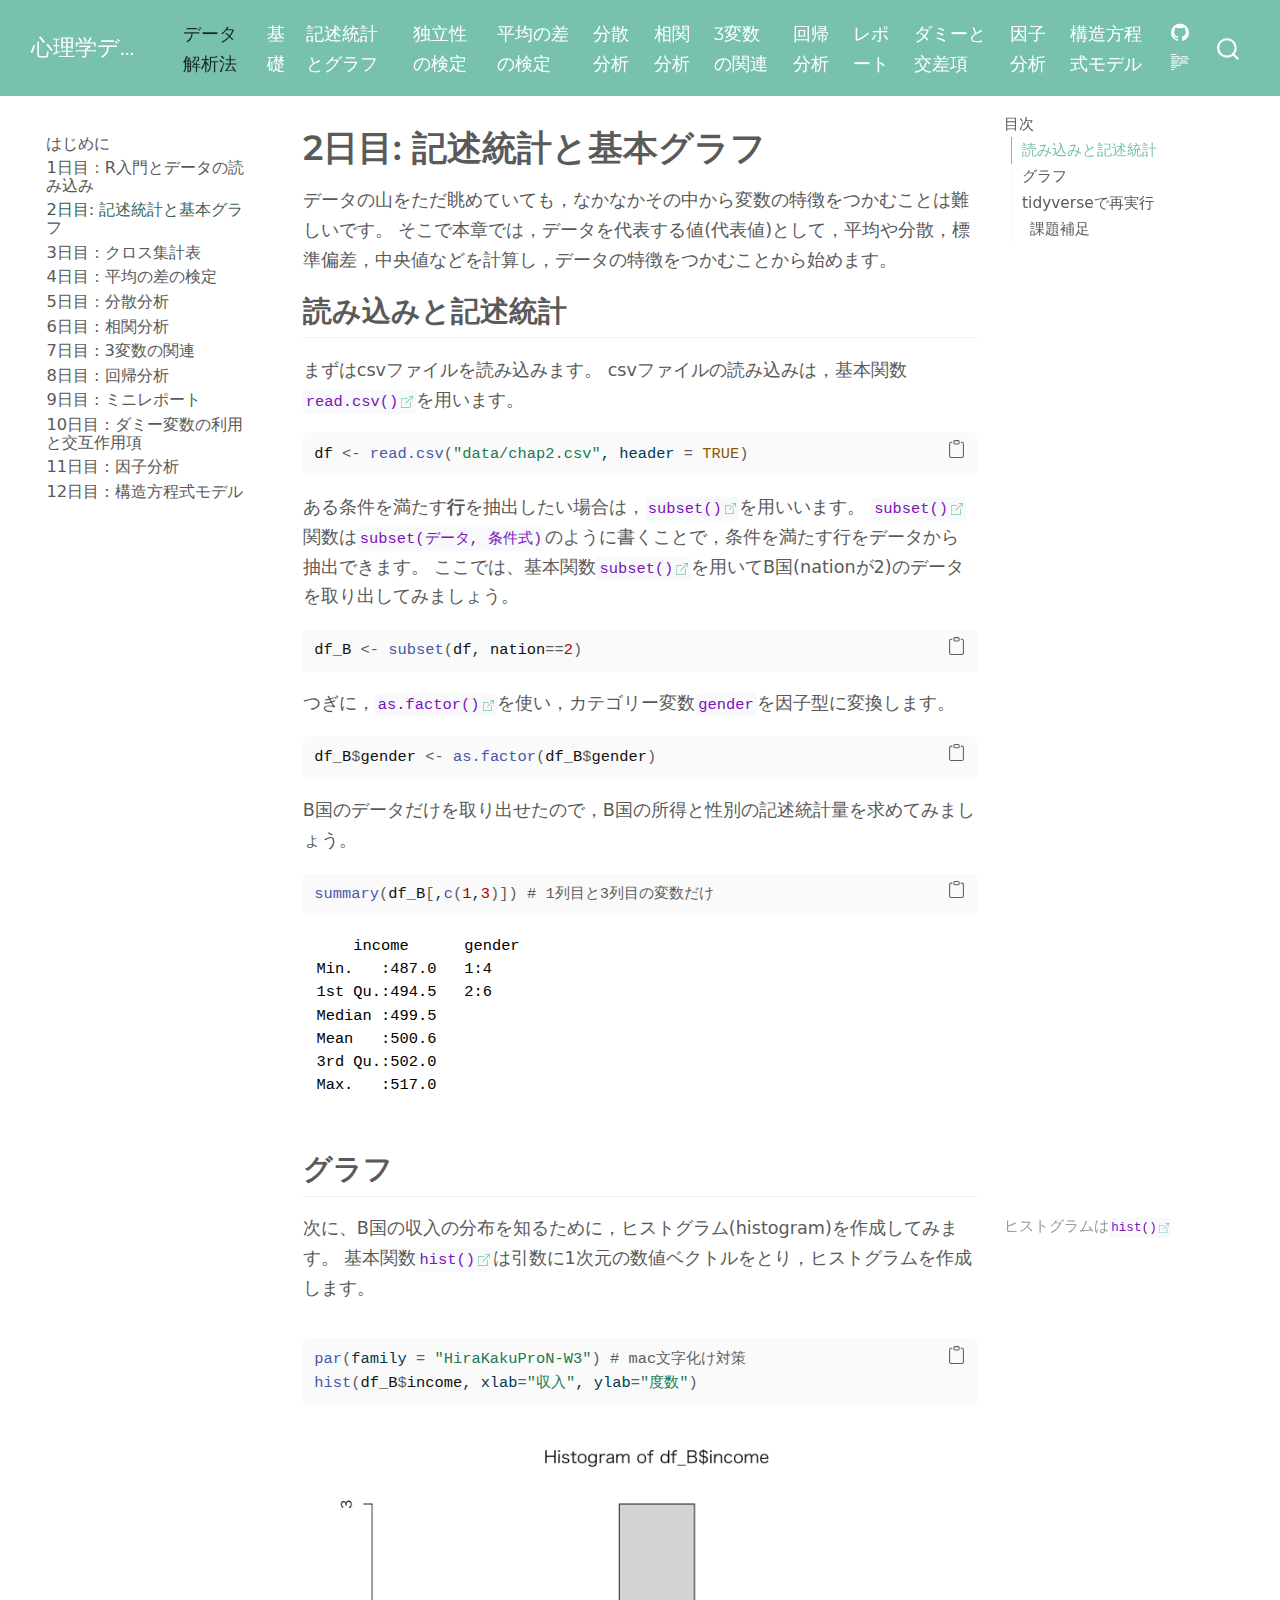
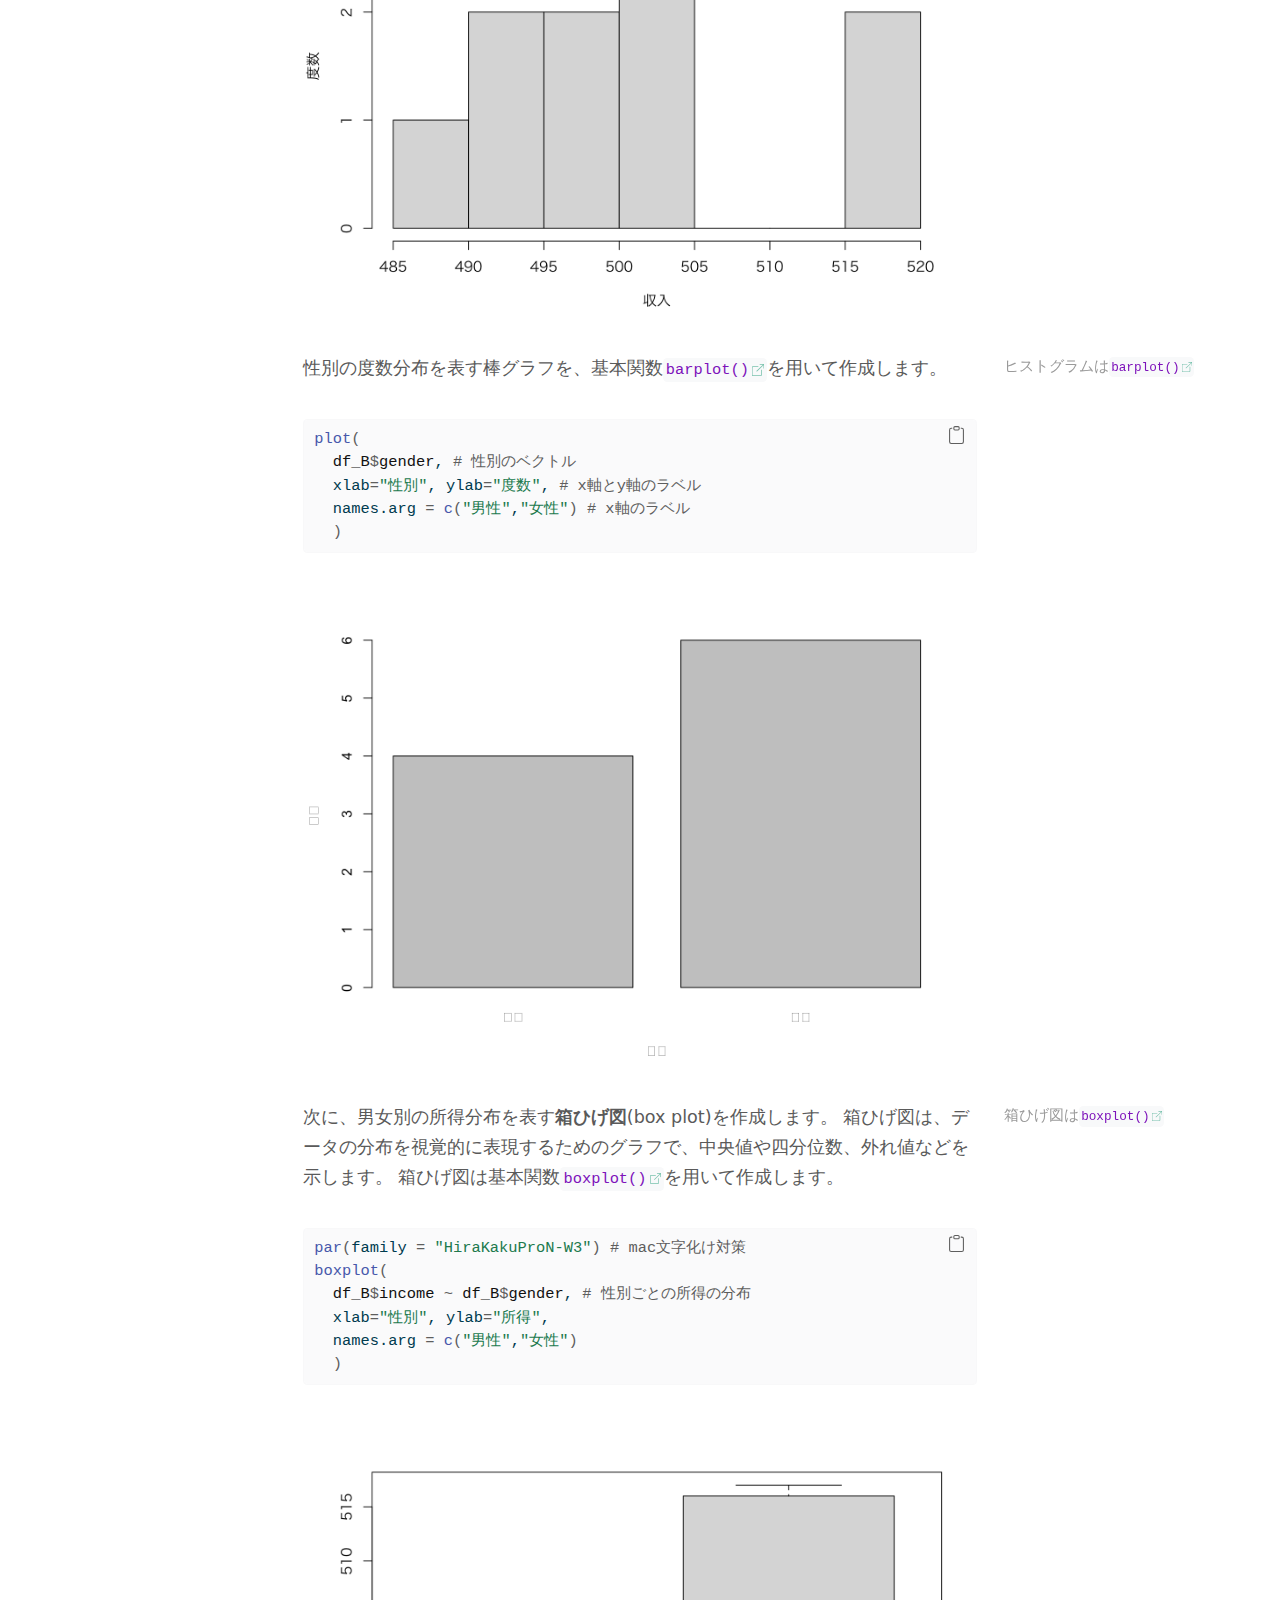
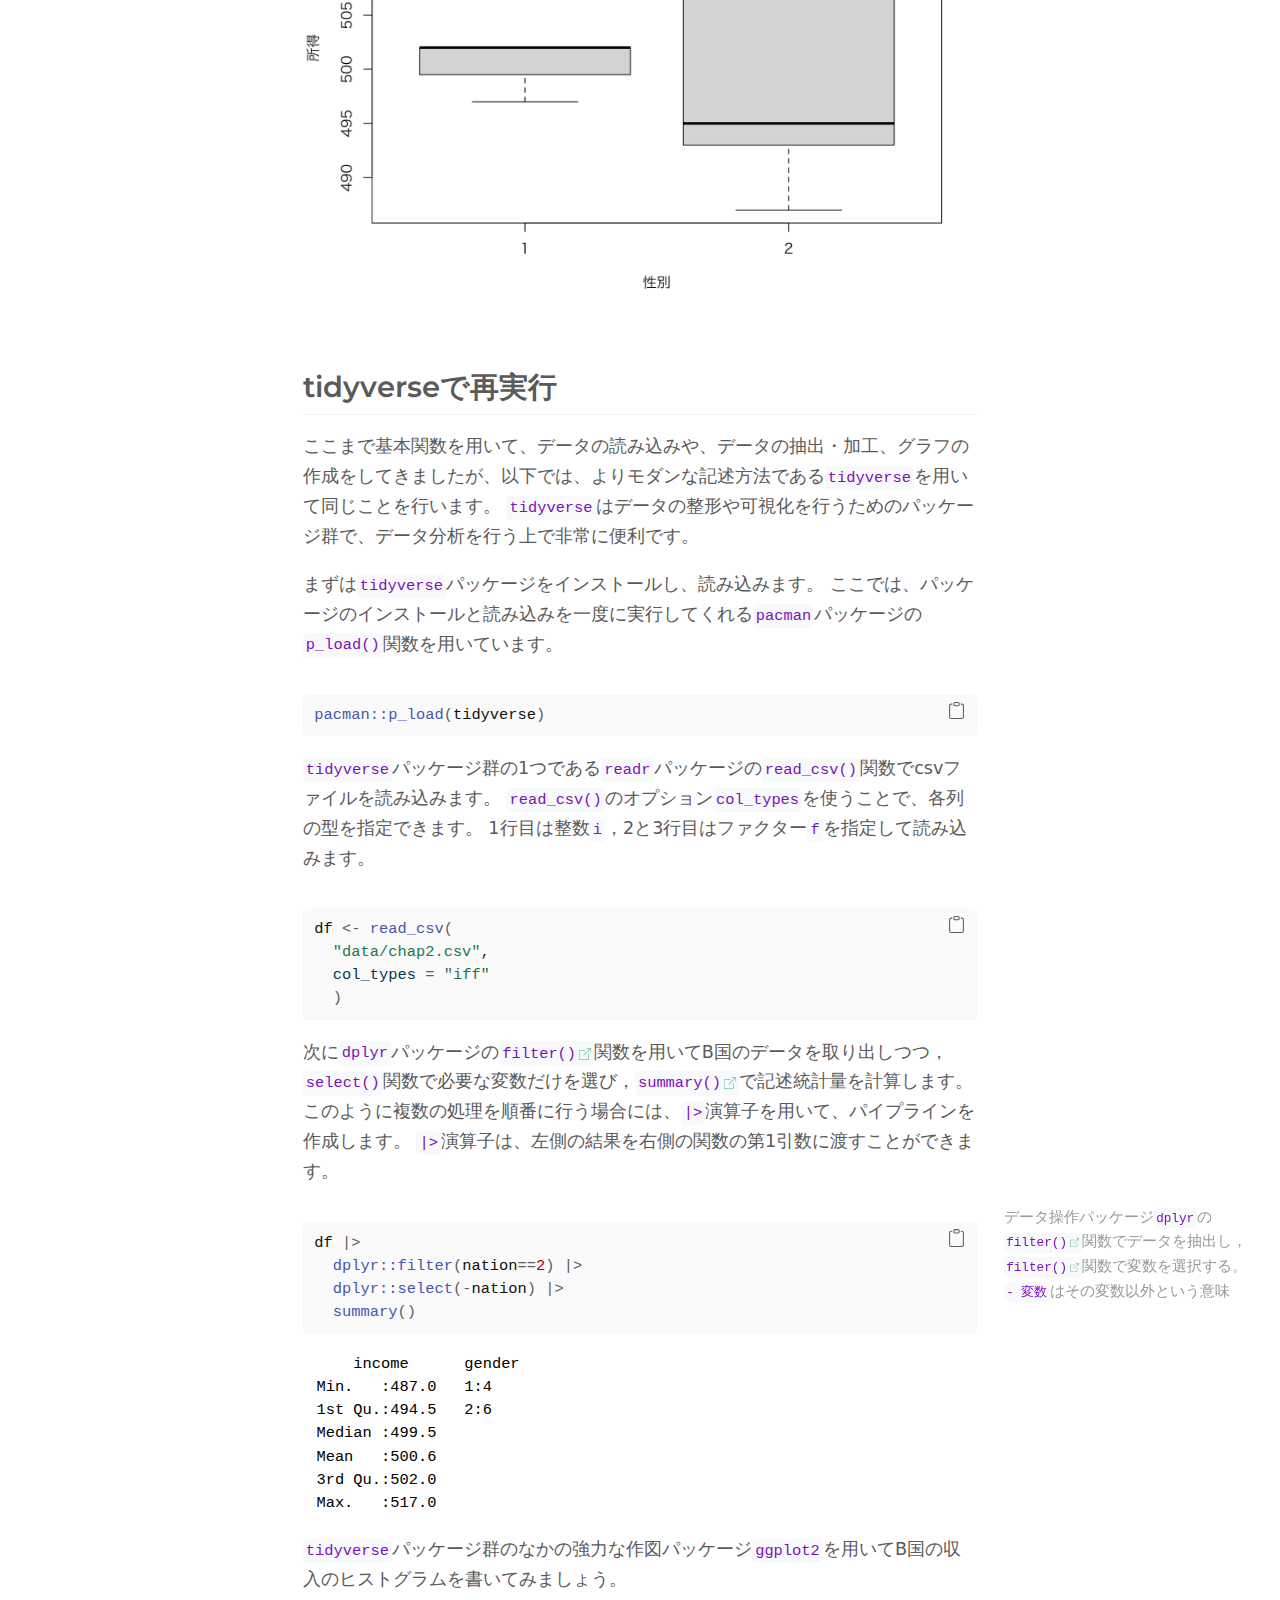
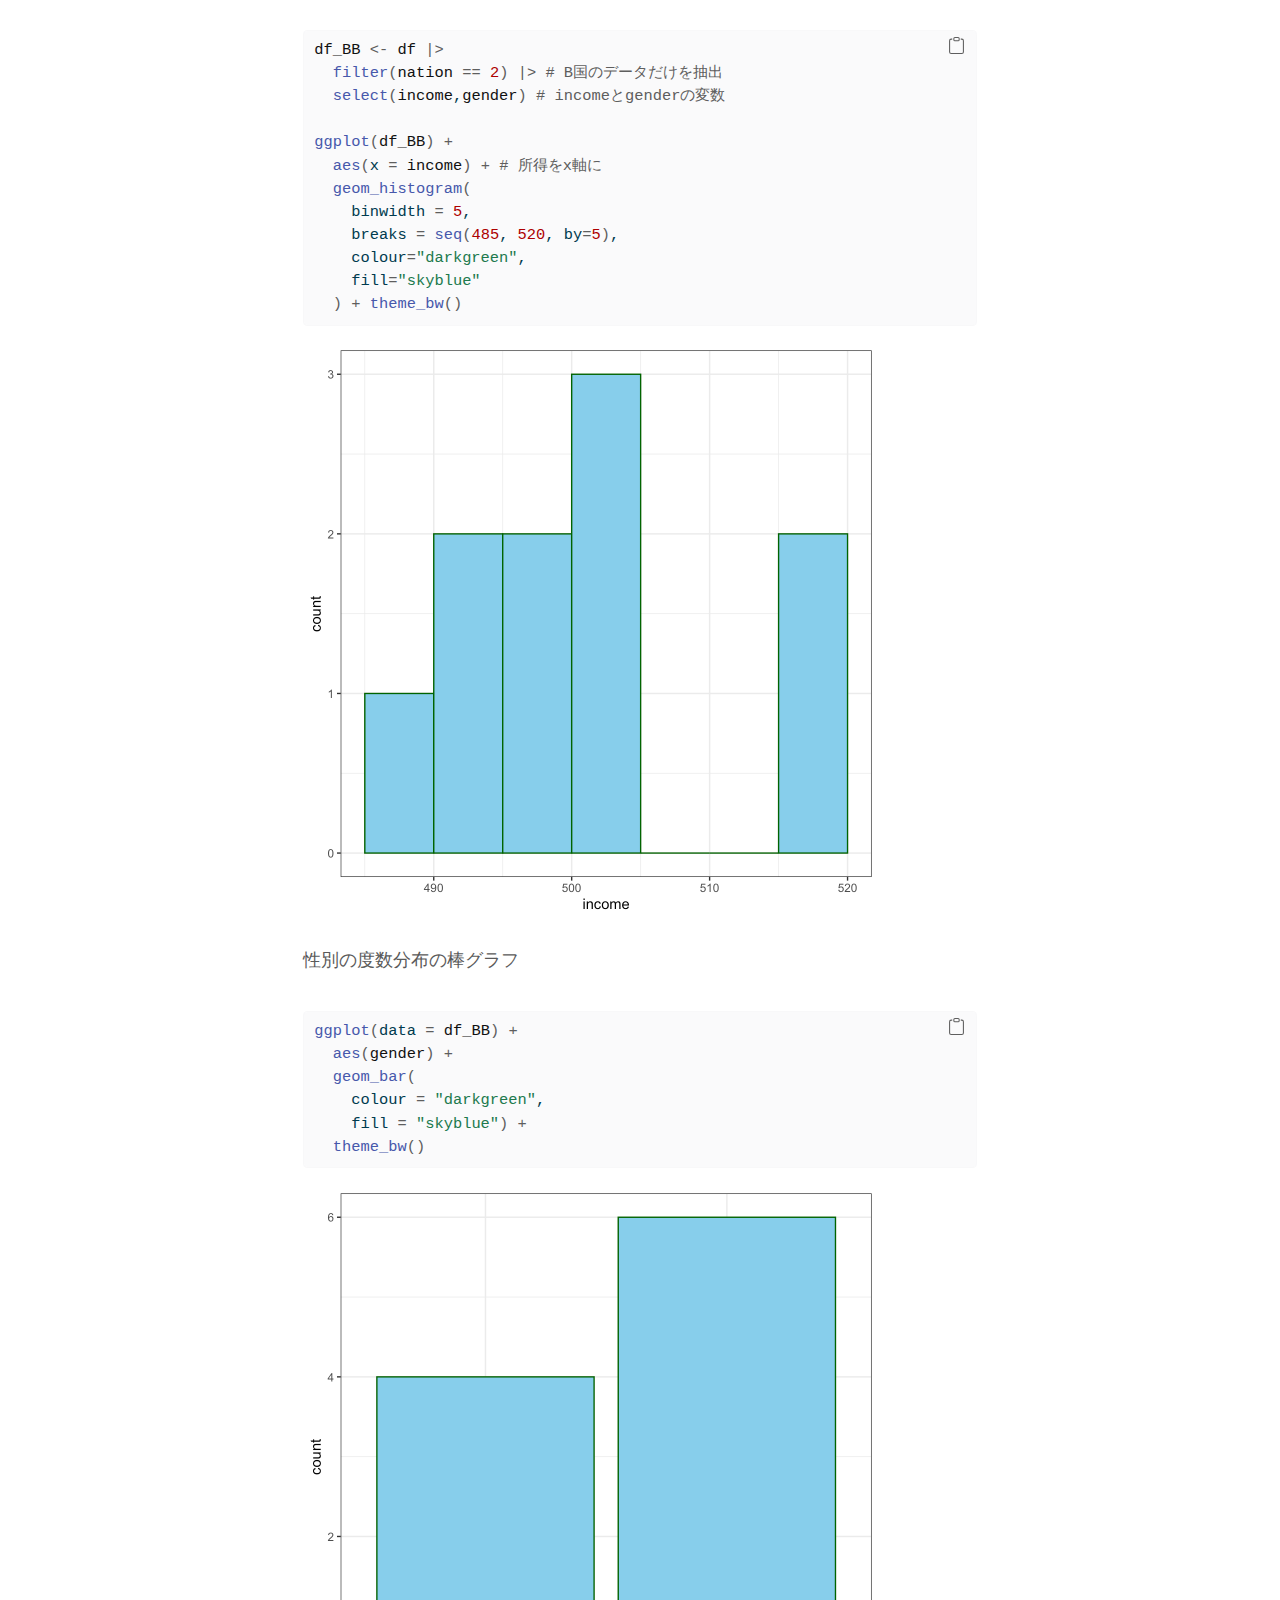
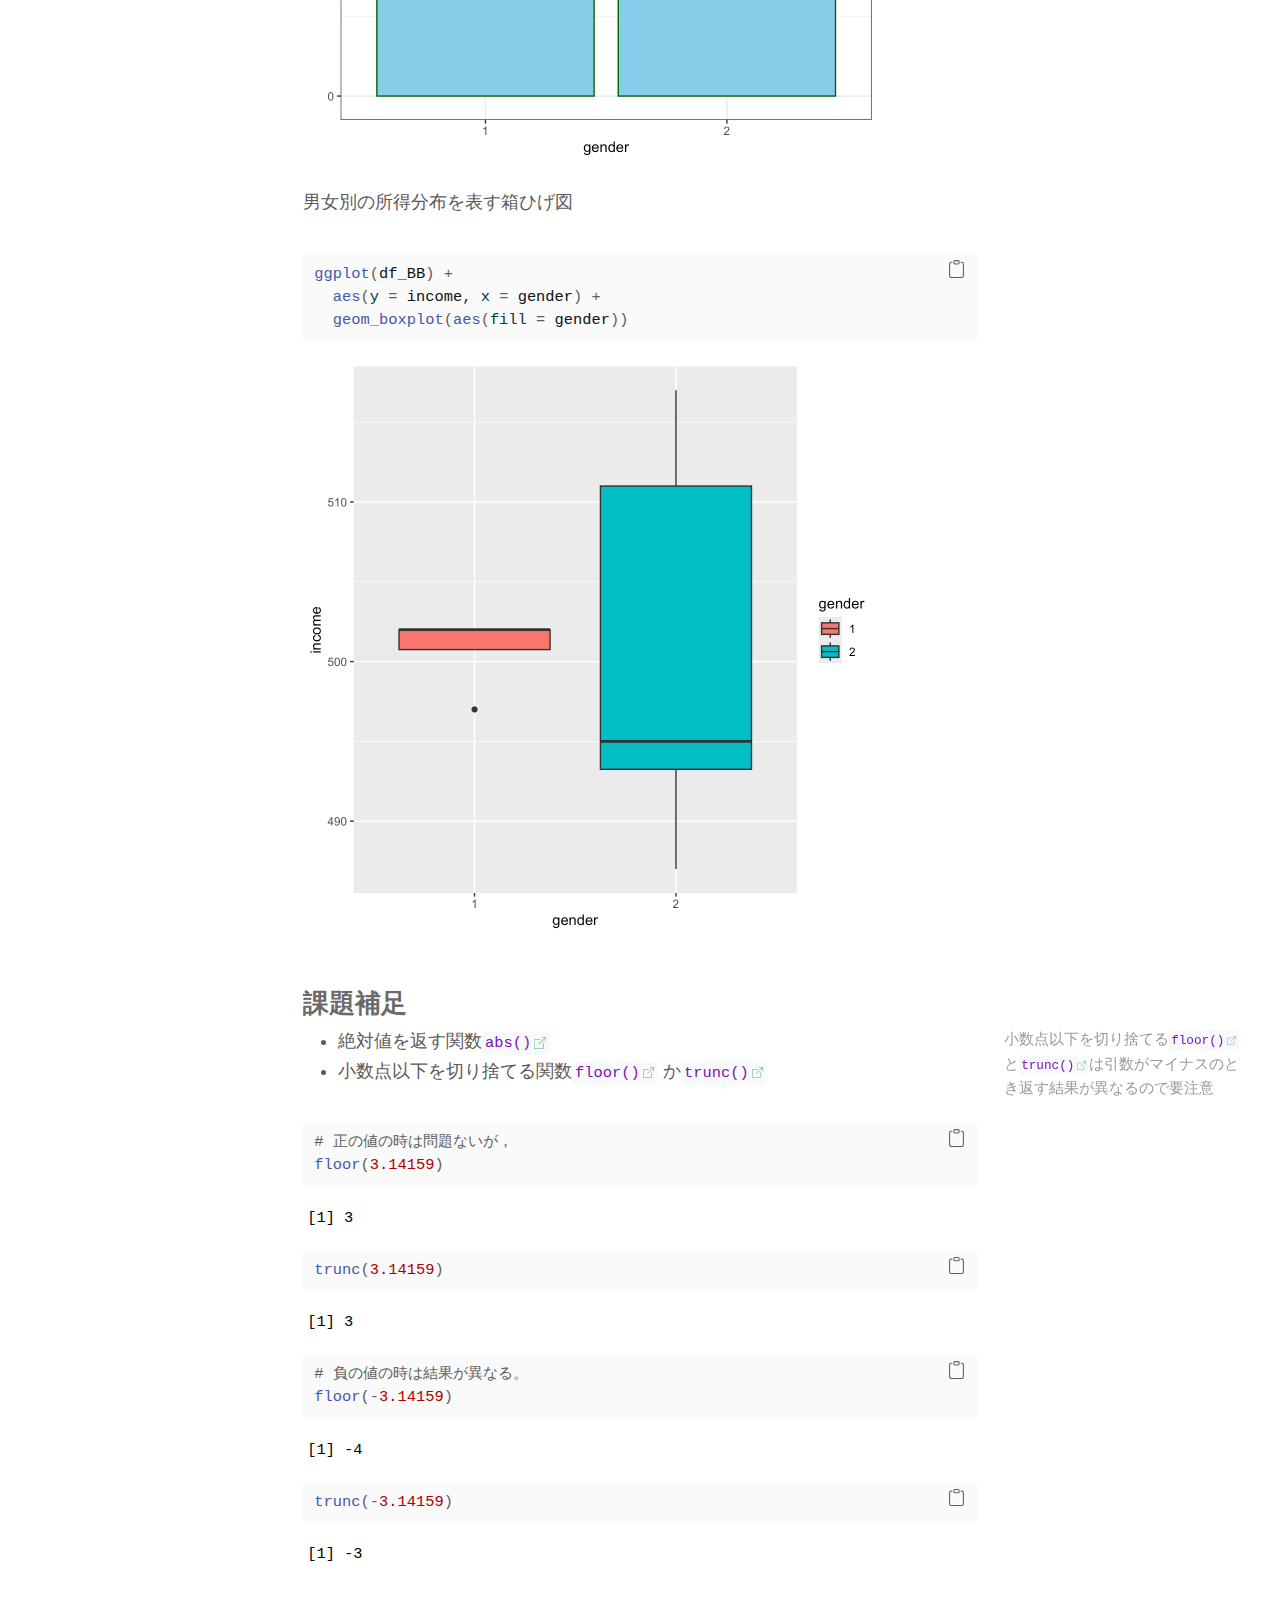
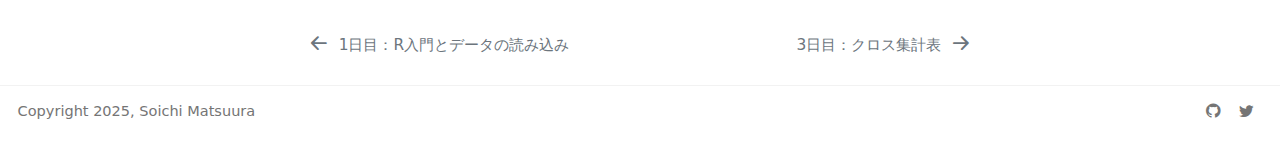
<file: docs/DataAnalysis_chap02.html>
<!DOCTYPE html>
<html xmlns="http://www.w3.org/1999/xhtml" lang="ja" xml:lang="ja"><head>
<meta http-equiv="Content-Type" content="text/html; charset=UTF-8">
<meta charset="utf-8">
<meta name="generator" content="quarto-1.6.43">
<meta name="viewport" content="width=device-width, initial-scale=1.0, user-scalable=yes">
<title>2日目: 記述統計と基本グラフ – 心理学データ解析法</title>
<style>
code{white-space: pre-wrap;}
span.smallcaps{font-variant: small-caps;}
div.columns{display: flex; gap: min(4vw, 1.5em);}
div.column{flex: auto; overflow-x: auto;}
div.hanging-indent{margin-left: 1.5em; text-indent: -1.5em;}
ul.task-list{list-style: none;}
ul.task-list li input[type="checkbox"] {
  width: 0.8em;
  margin: 0 0.8em 0.2em -1em; /* quarto-specific, see https://github.com/quarto-dev/quarto-cli/issues/4556 */ 
  vertical-align: middle;
}
/* CSS for syntax highlighting */
pre > code.sourceCode { white-space: pre; position: relative; }
pre > code.sourceCode > span { line-height: 1.25; }
pre > code.sourceCode > span:empty { height: 1.2em; }
.sourceCode { overflow: visible; }
code.sourceCode > span { color: inherit; text-decoration: inherit; }
div.sourceCode { margin: 1em 0; }
pre.sourceCode { margin: 0; }
@media screen {
div.sourceCode { overflow: auto; }
}
@media print {
pre > code.sourceCode { white-space: pre-wrap; }
pre > code.sourceCode > span { display: inline-block; text-indent: -5em; padding-left: 5em; }
}
pre.numberSource code
  { counter-reset: source-line 0; }
pre.numberSource code > span
  { position: relative; left: -4em; counter-increment: source-line; }
pre.numberSource code > span > a:first-child::before
  { content: counter(source-line);
    position: relative; left: -1em; text-align: right; vertical-align: baseline;
    border: none; display: inline-block;
    -webkit-touch-callout: none; -webkit-user-select: none;
    -khtml-user-select: none; -moz-user-select: none;
    -ms-user-select: none; user-select: none;
    padding: 0 4px; width: 4em;
  }
pre.numberSource { margin-left: 3em;  padding-left: 4px; }
div.sourceCode
  {   }
@media screen {
pre > code.sourceCode > span > a:first-child::before { text-decoration: underline; }
}
</style>

<script src="site_libs/quarto-nav/quarto-nav.js"></script>
<script src="site_libs/quarto-nav/headroom.min.js"></script>
<script src="site_libs/clipboard/clipboard.min.js"></script>
<script src="site_libs/quarto-search/autocomplete.umd.js"></script>
<script src="site_libs/quarto-search/fuse.min.js"></script>
<script src="site_libs/quarto-search/quarto-search.js"></script>
<meta name="quarto:offset" content="./">
<link href="./DataAnalysis_chap03.html" rel="next">
<link href="./DataAnalysis_chap01.html" rel="prev">
<link href="./img/favicon.ico" rel="icon">
<script src="site_libs/quarto-html/quarto.js"></script>
<script src="site_libs/quarto-html/popper.min.js"></script>
<script src="site_libs/quarto-html/tippy.umd.min.js"></script>
<script src="site_libs/quarto-html/anchor.min.js"></script>
<link href="site_libs/quarto-html/tippy.css" rel="stylesheet">
<link href="site_libs/quarto-html/quarto-syntax-highlighting-d4d76bf8491c20bad77d141916dc28e1.css" rel="stylesheet" id="quarto-text-highlighting-styles">
<script src="site_libs/bootstrap/bootstrap.min.js"></script>
<link href="site_libs/bootstrap/bootstrap-icons.css" rel="stylesheet">
<link href="site_libs/bootstrap/bootstrap-6752a065e7716ac41838f31b38b352fb.min.css" rel="stylesheet" append-hash="true" id="quarto-bootstrap" data-mode="light"><script id="quarto-search-options" type="application/json">{
  "location": "navbar",
  "copy-button": false,
  "collapse-after": 3,
  "panel-placement": "end",
  "type": "overlay",
  "limit": 50,
  "keyboard-shortcut": [
    "f",
    "/",
    "s"
  ],
  "show-item-context": false,
  "language": {
    "search-no-results-text": "一致なし",
    "search-matching-documents-text": "一致した文書",
    "search-copy-link-title": "検索へのリンクをコピー",
    "search-hide-matches-text": "追加の検索結果を非表示",
    "search-more-match-text": "追加の検索結果",
    "search-more-matches-text": "追加の検索結果",
    "search-clear-button-title": "消去",
    "search-text-placeholder": "",
    "search-detached-cancel-button-title": "取消",
    "search-submit-button-title": "検索",
    "search-label": "サーチ"
  }
}</script><link rel="stylesheet" href="mystyle.css">
<meta name="twitter:title" content="2日目: 記述統計と基本グラフ – 心理学データ解析法">
<meta name="twitter:description" content="">
<meta name="twitter:image" content="https://so-ichi.com/DataAnalysis_chap02_files/figure-html/chap2_hist-1.png">
<meta name="twitter:image-height" content="1152">
<meta name="twitter:image-width" content="1536">
<meta name="twitter:card" content="summary_large_image">
</head>
<body class="nav-sidebar floating nav-fixed slimcontent">

<div id="quarto-search-results"></div>
  <header id="quarto-header" class="headroom fixed-top"><nav class="navbar navbar-expand-lg " data-bs-theme="dark"><div class="navbar-container container-fluid">
      <div class="navbar-brand-container mx-auto">
    <a class="navbar-brand" href="./index.html">
    <span class="navbar-title">心理学データ解析法</span>
    </a>
  </div>
            <div id="quarto-search" class="" title="サーチ"></div>
          <button class="navbar-toggler" type="button" data-bs-toggle="collapse" data-bs-target="#navbarCollapse" aria-controls="navbarCollapse" role="menu" aria-expanded="false" aria-label="ナビゲーションを切り替える" onclick="if (window.quartoToggleHeadroom) { window.quartoToggleHeadroom(); }">
  <span class="navbar-toggler-icon"></span>
</button>
          <div class="collapse navbar-collapse" id="navbarCollapse">
            <ul class="navbar-nav navbar-nav-scroll me-auto">
<li class="nav-item">
    <a class="nav-link active" href="./index.html" aria-current="page"> 
<span class="menu-text">データ解析法</span></a>
  </li>  
  <li class="nav-item">
    <a class="nav-link" href="./DataAnalysis_chap01.html"> 
<span class="menu-text">基礎</span></a>
  </li>  
  <li class="nav-item">
    <a class="nav-link" href="./DataAnalysis_chap02.html"> 
<span class="menu-text">記述統計とグラフ</span></a>
  </li>  
  <li class="nav-item">
    <a class="nav-link" href="./DataAnalysis_chap03.html"> 
<span class="menu-text">独立性の検定</span></a>
  </li>  
  <li class="nav-item">
    <a class="nav-link" href="./DataAnalysis_chap04.html"> 
<span class="menu-text">平均の差の検定</span></a>
  </li>  
  <li class="nav-item">
    <a class="nav-link" href="./DataAnalysis_chap05.html"> 
<span class="menu-text">分散分析</span></a>
  </li>  
  <li class="nav-item">
    <a class="nav-link" href="./DataAnalysis_chap06.html"> 
<span class="menu-text">相関分析</span></a>
  </li>  
  <li class="nav-item">
    <a class="nav-link" href="./DataAnalysis_chap07.html"> 
<span class="menu-text">3変数の関連</span></a>
  </li>  
  <li class="nav-item">
    <a class="nav-link" href="./DataAnalysis_chap08.html"> 
<span class="menu-text">回帰分析</span></a>
  </li>  
  <li class="nav-item">
    <a class="nav-link" href="./DataAnalysis_chap09.html"> 
<span class="menu-text">レポート</span></a>
  </li>  
  <li class="nav-item">
    <a class="nav-link" href="./DataAnalysis_chap10.html"> 
<span class="menu-text">ダミーと交差項</span></a>
  </li>  
  <li class="nav-item">
    <a class="nav-link" href="./DataAnalysis_chap11.html"> 
<span class="menu-text">因子分析</span></a>
  </li>  
  <li class="nav-item">
    <a class="nav-link" href="./DataAnalysis_chap12.html"> 
<span class="menu-text">構造方程式モデル</span></a>
  </li>  
</ul>
</div> <!-- /navcollapse -->
            <div class="quarto-navbar-tools">
    <a href="https://github.com/ma2ura/psych_data_analysis" title="ソースコード" class="quarto-navigation-tool px-1" aria-label="ソースコード"><i class="bi bi-github"></i></a>
  <a href="" class="quarto-reader-toggle quarto-navigation-tool px-1" onclick="window.quartoToggleReader(); return false;" title="リーダーモードの切り替え">
  <div class="quarto-reader-toggle-btn">
  <i class="bi"></i>
  </div>
</a>
</div>
      </div> <!-- /container-fluid -->
    </nav><nav class="quarto-secondary-nav"><div class="container-fluid d-flex">
      <button type="button" class="quarto-btn-toggle btn" data-bs-toggle="collapse" role="button" data-bs-target=".quarto-sidebar-collapse-item" aria-controls="quarto-sidebar" aria-expanded="false" aria-label="サイドバーを切り替える" onclick="if (window.quartoToggleHeadroom) { window.quartoToggleHeadroom(); }">
        <i class="bi bi-layout-text-sidebar-reverse"></i>
      </button>
        <nav class="quarto-page-breadcrumbs" aria-label="breadcrumb"><ol class="breadcrumb"><li class="breadcrumb-item"><a href="./DataAnalysis_chap02.html">2日目: 記述統計と基本グラフ</a></li></ol></nav>
        <a class="flex-grow-1" role="navigation" data-bs-toggle="collapse" data-bs-target=".quarto-sidebar-collapse-item" aria-controls="quarto-sidebar" aria-expanded="false" aria-label="サイドバーを切り替える" onclick="if (window.quartoToggleHeadroom) { window.quartoToggleHeadroom(); }">      
        </a>
    </div>
  </nav></header><!-- content --><div id="quarto-content" class="quarto-container page-columns page-rows-contents page-layout-article page-navbar">
<!-- sidebar -->
  <nav id="quarto-sidebar" class="sidebar collapse collapse-horizontal quarto-sidebar-collapse-item sidebar-navigation floating overflow-auto"><div class="sidebar-menu-container"> 
    <ul class="list-unstyled mt-1">
<li class="sidebar-item">
  <div class="sidebar-item-container"> 
  <a href="./index.html" class="sidebar-item-text sidebar-link">
 <span class="menu-text">はじめに</span></a>
  </div>
</li>
        <li class="sidebar-item">
  <div class="sidebar-item-container"> 
  <a href="./DataAnalysis_chap01.html" class="sidebar-item-text sidebar-link">
 <span class="menu-text">1日目：R入門とデータの読み込み</span></a>
  </div>
</li>
        <li class="sidebar-item">
  <div class="sidebar-item-container"> 
  <a href="./DataAnalysis_chap02.html" class="sidebar-item-text sidebar-link active">
 <span class="menu-text">2日目: 記述統計と基本グラフ</span></a>
  </div>
</li>
        <li class="sidebar-item">
  <div class="sidebar-item-container"> 
  <a href="./DataAnalysis_chap03.html" class="sidebar-item-text sidebar-link">
 <span class="menu-text">3日目：クロス集計表</span></a>
  </div>
</li>
        <li class="sidebar-item">
  <div class="sidebar-item-container"> 
  <a href="./DataAnalysis_chap04.html" class="sidebar-item-text sidebar-link">
 <span class="menu-text">4日目：平均の差の検定</span></a>
  </div>
</li>
        <li class="sidebar-item">
  <div class="sidebar-item-container"> 
  <a href="./DataAnalysis_chap05.html" class="sidebar-item-text sidebar-link">
 <span class="menu-text">5日目：分散分析</span></a>
  </div>
</li>
        <li class="sidebar-item">
  <div class="sidebar-item-container"> 
  <a href="./DataAnalysis_chap06.html" class="sidebar-item-text sidebar-link">
 <span class="menu-text">6日目 : 相関分析</span></a>
  </div>
</li>
        <li class="sidebar-item">
  <div class="sidebar-item-container"> 
  <a href="./DataAnalysis_chap07.html" class="sidebar-item-text sidebar-link">
 <span class="menu-text">7日目 : 3変数の関連</span></a>
  </div>
</li>
        <li class="sidebar-item">
  <div class="sidebar-item-container"> 
  <a href="./DataAnalysis_chap08.html" class="sidebar-item-text sidebar-link">
 <span class="menu-text">8日目 : 回帰分析</span></a>
  </div>
</li>
        <li class="sidebar-item">
  <div class="sidebar-item-container"> 
  <a href="./DataAnalysis_chap09.html" class="sidebar-item-text sidebar-link">
 <span class="menu-text">9日目 : ミニレポート</span></a>
  </div>
</li>
        <li class="sidebar-item">
  <div class="sidebar-item-container"> 
  <a href="./DataAnalysis_chap10.html" class="sidebar-item-text sidebar-link">
 <span class="menu-text">10日目 : ダミー変数の利用と交互作用項</span></a>
  </div>
</li>
        <li class="sidebar-item">
  <div class="sidebar-item-container"> 
  <a href="./DataAnalysis_chap11.html" class="sidebar-item-text sidebar-link">
 <span class="menu-text">11日目 : 因子分析</span></a>
  </div>
</li>
        <li class="sidebar-item">
  <div class="sidebar-item-container"> 
  <a href="./DataAnalysis_chap12.html" class="sidebar-item-text sidebar-link">
 <span class="menu-text">12日目 : 構造方程式モデル</span></a>
  </div>
</li>
    </ul>
</div>
</nav><div id="quarto-sidebar-glass" class="quarto-sidebar-collapse-item" data-bs-toggle="collapse" data-bs-target=".quarto-sidebar-collapse-item"></div>
<!-- margin-sidebar -->
    <div id="quarto-margin-sidebar" class="sidebar margin-sidebar">
        <nav id="TOC" role="doc-toc" class="toc-active" data-toc-expanded="2"><h2 id="toc-title">目次</h2>
   
  <ul>
<li><a href="#%E8%AA%AD%E3%81%BF%E8%BE%BC%E3%81%BF%E3%81%A8%E8%A8%98%E8%BF%B0%E7%B5%B1%E8%A8%88" id="toc-読み込みと記述統計" class="nav-link active" data-scroll-target="#%E8%AA%AD%E3%81%BF%E8%BE%BC%E3%81%BF%E3%81%A8%E8%A8%98%E8%BF%B0%E7%B5%B1%E8%A8%88">読み込みと記述統計</a></li>
  <li><a href="#%E3%82%B0%E3%83%A9%E3%83%95" id="toc-グラフ" class="nav-link" data-scroll-target="#%E3%82%B0%E3%83%A9%E3%83%95">グラフ</a></li>
  <li>
<a href="#tidyverse%E3%81%A7%E5%86%8D%E5%AE%9F%E8%A1%8C" id="toc-tidyverseで再実行" class="nav-link" data-scroll-target="#tidyverse%E3%81%A7%E5%86%8D%E5%AE%9F%E8%A1%8C">tidyverseで再実行</a>
  <ul class="collapse">
<li><a href="#%E8%AA%B2%E9%A1%8C%E8%A3%9C%E8%B6%B3" id="toc-課題補足" class="nav-link" data-scroll-target="#%E8%AA%B2%E9%A1%8C%E8%A3%9C%E8%B6%B3">課題補足</a></li>
  </ul>
</li>
  </ul></nav>
    </div>
<!-- main -->
<main class="content page-columns page-full" id="quarto-document-content"><header id="title-block-header" class="quarto-title-block default"><div class="quarto-title">
<h1 class="title">2日目: 記述統計と基本グラフ</h1>
</div>



<div class="quarto-title-meta">

    
  
    
  </div>
  


</header><p>データの山をただ眺めていても，なかなかその中から変数の特徴をつかむことは難しいです。 そこで本章では，データを代表する値(代表値)として，平均や分散，標準偏差，中央値などを計算し，データの特徴をつかむことから始めます。</p>
<section id="読み込みと記述統計" class="level2"><h2 class="anchored" data-anchor-id="読み込みと記述統計">読み込みと記述統計</h2>
<p>まずはcsvファイルを読み込みます。 csvファイルの読み込みは，基本関数<code><a href="https://rdrr.io/r/utils/read.table.html">read.csv()</a></code>を用います。</p>
<div class="cell">
<div class="sourceCode" id="cb1"><pre class="downlit sourceCode r code-with-copy"><code class="sourceCode R"><span><span class="va">df</span> <span class="op">&lt;-</span> <span class="fu"><a href="https://rdrr.io/r/utils/read.table.html">read.csv</a></span><span class="op">(</span><span class="st">"data/chap2.csv"</span>, header <span class="op">=</span> <span class="cn">TRUE</span><span class="op">)</span></span></code><button title="コピー" class="code-copy-button"><i class="bi"></i></button></pre></div>
</div>
<p>ある条件を満たす<strong>行</strong>を抽出したい場合は，<code><a href="https://rdrr.io/r/base/subset.html">subset()</a></code>を用いいます。 <code><a href="https://rdrr.io/r/base/subset.html">subset()</a></code>関数は<code>subset(データ, 条件式)</code>のように書くことで，条件を満たす行をデータから抽出できます。 ここでは、基本関数<code><a href="https://rdrr.io/r/base/subset.html">subset()</a></code>を用いてB国(nationが2)のデータを取り出してみましょう。</p>
<div class="cell">
<div class="sourceCode" id="cb2"><pre class="downlit sourceCode r code-with-copy"><code class="sourceCode R"><span><span class="va">df_B</span> <span class="op">&lt;-</span> <span class="fu"><a href="https://rdrr.io/r/base/subset.html">subset</a></span><span class="op">(</span><span class="va">df</span>, <span class="va">nation</span><span class="op">==</span><span class="fl">2</span><span class="op">)</span></span></code><button title="コピー" class="code-copy-button"><i class="bi"></i></button></pre></div>
</div>
<p>つぎに，<code><a href="https://rdrr.io/r/base/factor.html">as.factor()</a></code>を使い，カテゴリー変数<code>gender</code>を因子型に変換します。</p>
<div class="cell">
<div class="sourceCode" id="cb3"><pre class="downlit sourceCode r code-with-copy"><code class="sourceCode R"><span><span class="va">df_B</span><span class="op">$</span><span class="va">gender</span> <span class="op">&lt;-</span> <span class="fu"><a href="https://rdrr.io/r/base/factor.html">as.factor</a></span><span class="op">(</span><span class="va">df_B</span><span class="op">$</span><span class="va">gender</span><span class="op">)</span></span></code><button title="コピー" class="code-copy-button"><i class="bi"></i></button></pre></div>
</div>
<p>B国のデータだけを取り出せたので，B国の所得と性別の記述統計量を求めてみましょう。</p>
<div class="cell">
<div class="sourceCode" id="cb4"><pre class="downlit sourceCode r code-with-copy"><code class="sourceCode R"><span><span class="fu"><a href="https://rdrr.io/r/base/summary.html">summary</a></span><span class="op">(</span><span class="va">df_B</span><span class="op">[</span>,<span class="fu"><a href="https://rdrr.io/r/base/c.html">c</a></span><span class="op">(</span><span class="fl">1</span>,<span class="fl">3</span><span class="op">)</span><span class="op">]</span><span class="op">)</span> <span class="co"># 1列目と3列目の変数だけ</span></span></code><button title="コピー" class="code-copy-button"><i class="bi"></i></button></pre></div>
<div class="cell-output cell-output-stdout">
<pre><code>     income      gender
 Min.   :487.0   1:4   
 1st Qu.:494.5   2:6   
 Median :499.5         
 Mean   :500.6         
 3rd Qu.:502.0         
 Max.   :517.0         </code></pre>
</div>
</div>
</section><section id="グラフ" class="level2 page-columns page-full"><h2 class="anchored" data-anchor-id="グラフ">グラフ</h2>
<p>次に、B国の収入の分布を知るために，ヒストグラム(histogram)を作成してみます。 基本関数<code><a href="https://rdrr.io/r/graphics/hist.html">hist()</a></code>は引数に1次元の数値ベクトルをとり，ヒストグラムを作成します。</p>

<div class="no-row-height column-margin column-container"><div class="margin-aside">
<p>ヒストグラムは<code><a href="https://rdrr.io/r/graphics/hist.html">hist()</a></code></p>
</div></div><div class="cell">
<div class="sourceCode" id="cb6"><pre class="downlit sourceCode r code-with-copy"><code class="sourceCode R"><span><span class="fu"><a href="https://rdrr.io/r/graphics/par.html">par</a></span><span class="op">(</span>family <span class="op">=</span> <span class="st">"HiraKakuProN-W3"</span><span class="op">)</span> <span class="co"># mac文字化け対策</span></span>
<span><span class="fu"><a href="https://rdrr.io/r/graphics/hist.html">hist</a></span><span class="op">(</span><span class="va">df_B</span><span class="op">$</span><span class="va">income</span>, xlab<span class="op">=</span><span class="st">"収入"</span>, ylab<span class="op">=</span><span class="st">"度数"</span><span class="op">)</span></span></code><button title="コピー" class="code-copy-button"><i class="bi"></i></button></pre></div>
<div class="cell-output-display">
<div>
<figure class="figure"><p><img src="DataAnalysis_chap02_files/figure-html/chap2_hist-1.png" class="img-fluid figure-img" width="768"></p>
</figure>
</div>
</div>
</div>
<p>性別の度数分布を表す棒グラフを、基本関数<code><a href="https://rdrr.io/r/graphics/barplot.html">barplot()</a></code>を用いて作成します。</p>

<div class="no-row-height column-margin column-container"><div class="margin-aside">
<p>ヒストグラムは<code><a href="https://rdrr.io/r/graphics/barplot.html">barplot()</a></code></p>
</div></div><div class="cell">
<div class="sourceCode" id="cb7"><pre class="downlit sourceCode r code-with-copy"><code class="sourceCode R"><span><span class="fu"><a href="https://rdrr.io/r/graphics/plot.default.html">plot</a></span><span class="op">(</span></span>
<span>  <span class="va">df_B</span><span class="op">$</span><span class="va">gender</span>, <span class="co"># 性別のベクトル </span></span>
<span>  xlab<span class="op">=</span><span class="st">"性別"</span>, ylab<span class="op">=</span><span class="st">"度数"</span>, <span class="co"># x軸とy軸のラベル</span></span>
<span>  names.arg <span class="op">=</span> <span class="fu"><a href="https://rdrr.io/r/base/c.html">c</a></span><span class="op">(</span><span class="st">"男性"</span>,<span class="st">"女性"</span><span class="op">)</span> <span class="co"># x軸のラベル</span></span>
<span>  <span class="op">)</span></span></code><button title="コピー" class="code-copy-button"><i class="bi"></i></button></pre></div>
<div class="cell-output-display">
<div>
<figure class="figure"><p><img src="DataAnalysis_chap02_files/figure-html/chap2_barplot-1.png" class="img-fluid figure-img" width="768"></p>
</figure>
</div>
</div>
</div>
<p>次に、男女別の所得分布を表す<strong>箱ひげ図</strong>(box plot)を作成します。 箱ひげ図は、データの分布を視覚的に表現するためのグラフで、中央値や四分位数、外れ値などを示します。 箱ひげ図は基本関数<code><a href="https://rdrr.io/r/graphics/boxplot.html">boxplot()</a></code>を用いて作成します。</p>

<div class="no-row-height column-margin column-container"><div class="margin-aside">
<p>箱ひげ図は<code><a href="https://rdrr.io/r/graphics/boxplot.html">boxplot()</a></code></p>
</div></div><div class="cell">
<div class="sourceCode" id="cb8"><pre class="downlit sourceCode r code-with-copy"><code class="sourceCode R"><span><span class="fu"><a href="https://rdrr.io/r/graphics/par.html">par</a></span><span class="op">(</span>family <span class="op">=</span> <span class="st">"HiraKakuProN-W3"</span><span class="op">)</span> <span class="co"># mac文字化け対策</span></span>
<span><span class="fu"><a href="https://rdrr.io/r/graphics/boxplot.html">boxplot</a></span><span class="op">(</span></span>
<span>  <span class="va">df_B</span><span class="op">$</span><span class="va">income</span> <span class="op">~</span> <span class="va">df_B</span><span class="op">$</span><span class="va">gender</span>, <span class="co"># 性別ごとの所得の分布</span></span>
<span>  xlab<span class="op">=</span><span class="st">"性別"</span>, ylab<span class="op">=</span><span class="st">"所得"</span>, </span>
<span>  names.arg <span class="op">=</span> <span class="fu"><a href="https://rdrr.io/r/base/c.html">c</a></span><span class="op">(</span><span class="st">"男性"</span>,<span class="st">"女性"</span><span class="op">)</span></span>
<span>  <span class="op">)</span></span></code><button title="コピー" class="code-copy-button"><i class="bi"></i></button></pre></div>
<div class="cell-output-display">
<div>
<figure class="figure"><p><img src="DataAnalysis_chap02_files/figure-html/chap2_boxplot-1.png" class="img-fluid figure-img" width="768"></p>
</figure>
</div>
</div>
</div>
</section><section id="tidyverseで再実行" class="level2 page-columns page-full"><h2 class="anchored" data-anchor-id="tidyverseで再実行">tidyverseで再実行</h2>
<p>ここまで基本関数を用いて、データの読み込みや、データの抽出・加工、グラフの作成をしてきましたが、以下では、よりモダンな記述方法である<code>tidyverse</code>を用いて同じことを行います。 <code>tidyverse</code>はデータの整形や可視化を行うためのパッケージ群で、データ分析を行う上で非常に便利です。</p>
<p>まずは<code>tidyverse</code>パッケージをインストールし、読み込みます。 ここでは、パッケージのインストールと読み込みを一度に実行してくれる<code>pacman</code>パッケージの<code>p_load()</code>関数を用いています。</p>
<div class="cell">
<div class="sourceCode" id="cb9"><pre class="downlit sourceCode r code-with-copy"><code class="sourceCode R"><span><span class="fu">pacman</span><span class="fu">::</span><span class="fu"><a href="https://rdrr.io/pkg/pacman/man/p_load.html">p_load</a></span><span class="op">(</span><span class="va">tidyverse</span><span class="op">)</span></span></code><button title="コピー" class="code-copy-button"><i class="bi"></i></button></pre></div>
</div>
<p><code>tidyverse</code>パッケージ群の1つである<code>readr</code>パッケージの<code>read_csv()</code>関数でcsvファイルを読み込みます。 <code>read_csv()</code>のオプション<code>col_types</code>を使うことで、各列の型を指定できます。 1行目は整数<code>i</code>，2と3行目はファクター<code>f</code>を指定して読み込みます。</p>
<div class="cell">
<div class="sourceCode" id="cb10"><pre class="downlit sourceCode r code-with-copy"><code class="sourceCode R"><span><span class="va">df</span> <span class="op">&lt;-</span> <span class="fu">read_csv</span><span class="op">(</span></span>
<span>  <span class="st">"data/chap2.csv"</span>,</span>
<span>  col_types <span class="op">=</span> <span class="st">"iff"</span></span>
<span>  <span class="op">)</span></span></code><button title="コピー" class="code-copy-button"><i class="bi"></i></button></pre></div>
</div>
<p>次に<code>dplyr</code>パッケージの<code><a href="https://rdrr.io/r/stats/filter.html">filter()</a></code>関数を用いてB国のデータを取り出しつつ，<code>select()</code>関数で必要な変数だけを選び，<code><a href="https://rdrr.io/r/base/summary.html">summary()</a></code>で記述統計量を計算します。 このように複数の処理を順番に行う場合には、<code>|&gt;</code>演算子を用いて、パイプラインを作成します。 <code>|&gt;</code>演算子は、左側の結果を右側の関数の第1引数に渡すことができます。</p>
<div class="cell">
<div class="sourceCode" id="cb11"><pre class="downlit sourceCode r code-with-copy"><code class="sourceCode R"><span><span class="va">df</span> <span class="op">|&gt;</span> </span>
<span>  <span class="fu">dplyr</span><span class="fu">::</span><span class="fu"><a href="https://dplyr.tidyverse.org/reference/filter.html">filter</a></span><span class="op">(</span><span class="va">nation</span><span class="op">==</span><span class="fl">2</span><span class="op">)</span> <span class="op">|&gt;</span> </span>
<span>  <span class="fu">dplyr</span><span class="fu">::</span><span class="fu"><a href="https://dplyr.tidyverse.org/reference/select.html">select</a></span><span class="op">(</span><span class="op">-</span><span class="va">nation</span><span class="op">)</span> <span class="op">|&gt;</span> </span>
<span>  <span class="fu"><a href="https://rdrr.io/r/base/summary.html">summary</a></span><span class="op">(</span><span class="op">)</span></span></code><button title="コピー" class="code-copy-button"><i class="bi"></i></button></pre></div>
<div class="cell-output cell-output-stdout">
<pre><code>     income      gender
 Min.   :487.0   1:4   
 1st Qu.:494.5   2:6   
 Median :499.5         
 Mean   :500.6         
 3rd Qu.:502.0         
 Max.   :517.0         </code></pre>
</div>
</div>

<div class="no-row-height column-margin column-container"><div class="margin-aside">
<p>データ操作パッケージ<code>dplyr</code>の<code><a href="https://rdrr.io/r/stats/filter.html">filter()</a></code>関数でデータを抽出し，<code><a href="https://rdrr.io/r/stats/filter.html">filter()</a></code>関数で変数を選択する。 <code>- 変数</code>はその変数以外という意味</p>
</div></div><p><code>tidyverse</code>パッケージ群のなかの強力な作図パッケージ<code>ggplot2</code>を用いてB国の収入のヒストグラムを書いてみましょう。</p>
<div class="cell">
<div class="sourceCode" id="cb13"><pre class="downlit sourceCode r code-with-copy"><code class="sourceCode R"><span><span class="va">df_BB</span> <span class="op">&lt;-</span> <span class="va">df</span> <span class="op">|&gt;</span></span>
<span>  <span class="fu"><a href="https://rdrr.io/r/stats/filter.html">filter</a></span><span class="op">(</span><span class="va">nation</span> <span class="op">==</span> <span class="fl">2</span><span class="op">)</span> <span class="op">|&gt;</span> <span class="co"># B国のデータだけを抽出 </span></span>
<span>  <span class="fu">select</span><span class="op">(</span><span class="va">income</span>,<span class="va">gender</span><span class="op">)</span> <span class="co"># incomeとgenderの変数</span></span>
<span></span>
<span><span class="fu">ggplot</span><span class="op">(</span><span class="va">df_BB</span><span class="op">)</span> <span class="op">+</span> </span>
<span>  <span class="fu">aes</span><span class="op">(</span>x <span class="op">=</span> <span class="va">income</span><span class="op">)</span> <span class="op">+</span> <span class="co"># 所得をx軸に</span></span>
<span>  <span class="fu">geom_histogram</span><span class="op">(</span></span>
<span>    binwidth <span class="op">=</span> <span class="fl">5</span>, </span>
<span>    breaks <span class="op">=</span> <span class="fu"><a href="https://rdrr.io/r/base/seq.html">seq</a></span><span class="op">(</span><span class="fl">485</span>, <span class="fl">520</span>, by<span class="op">=</span><span class="fl">5</span><span class="op">)</span>, </span>
<span>    colour<span class="op">=</span><span class="st">"darkgreen"</span>, </span>
<span>    fill<span class="op">=</span><span class="st">"skyblue"</span></span>
<span>  <span class="op">)</span> <span class="op">+</span> <span class="fu">theme_bw</span><span class="op">(</span><span class="op">)</span></span></code><button title="コピー" class="code-copy-button"><i class="bi"></i></button></pre></div>
<div class="cell-output-display">
<div>
<figure class="figure"><p><img src="DataAnalysis_chap02_files/figure-html/unnamed-chunk-5-1.png" class="img-fluid figure-img" width="576"></p>
</figure>
</div>
</div>
</div>
<p>性別の度数分布の棒グラフ</p>
<div class="cell">
<div class="sourceCode" id="cb14"><pre class="downlit sourceCode r code-with-copy"><code class="sourceCode R"><span><span class="fu">ggplot</span><span class="op">(</span>data <span class="op">=</span> <span class="va">df_BB</span><span class="op">)</span> <span class="op">+</span> </span>
<span>  <span class="fu">aes</span><span class="op">(</span><span class="va">gender</span><span class="op">)</span> <span class="op">+</span> </span>
<span>  <span class="fu">geom_bar</span><span class="op">(</span></span>
<span>    colour <span class="op">=</span> <span class="st">"darkgreen"</span>, </span>
<span>    fill <span class="op">=</span> <span class="st">"skyblue"</span><span class="op">)</span> <span class="op">+</span> </span>
<span>  <span class="fu">theme_bw</span><span class="op">(</span><span class="op">)</span></span></code><button title="コピー" class="code-copy-button"><i class="bi"></i></button></pre></div>
<div class="cell-output-display">
<div>
<figure class="figure"><p><img src="DataAnalysis_chap02_files/figure-html/unnamed-chunk-6-1.png" class="img-fluid figure-img" width="576"></p>
</figure>
</div>
</div>
</div>
<p>男女別の所得分布を表す箱ひげ図</p>
<div class="cell">
<div class="sourceCode" id="cb15"><pre class="downlit sourceCode r code-with-copy"><code class="sourceCode R"><span><span class="fu">ggplot</span><span class="op">(</span><span class="va">df_BB</span><span class="op">)</span> <span class="op">+</span> </span>
<span>  <span class="fu">aes</span><span class="op">(</span>y <span class="op">=</span> <span class="va">income</span>, x <span class="op">=</span> <span class="va">gender</span><span class="op">)</span> <span class="op">+</span> </span>
<span>  <span class="fu">geom_boxplot</span><span class="op">(</span><span class="fu">aes</span><span class="op">(</span>fill <span class="op">=</span> <span class="va">gender</span><span class="op">)</span><span class="op">)</span></span></code><button title="コピー" class="code-copy-button"><i class="bi"></i></button></pre></div>
<div class="cell-output-display">
<div>
<figure class="figure"><p><img src="DataAnalysis_chap02_files/figure-html/unnamed-chunk-7-1.png" class="img-fluid figure-img" width="576"></p>
</figure>
</div>
</div>
</div>
<section id="課題補足" class="level3 page-columns page-full"><h3 class="anchored" data-anchor-id="課題補足">課題補足</h3>
<ul>
<li>絶対値を返す関数<code><a href="https://rdrr.io/r/base/MathFun.html">abs()</a></code>
</li>
<li>小数点以下を切り捨てる関数<code><a href="https://rdrr.io/r/base/Round.html">floor()</a></code> か<code><a href="https://rdrr.io/r/base/Round.html">trunc()</a></code>
</li>
</ul>

<div class="no-row-height column-margin column-container"><div class="margin-aside">
<p>小数点以下を切り捨てる<code><a href="https://rdrr.io/r/base/Round.html">floor()</a></code>と<code><a href="https://rdrr.io/r/base/Round.html">trunc()</a></code>は引数がマイナスのとき返す結果が異なるので要注意</p>
</div></div><div class="cell">
<div class="sourceCode" id="cb16"><pre class="downlit sourceCode r code-with-copy"><code class="sourceCode R"><span><span class="co"># 正の値の時は問題ないが，</span></span>
<span><span class="fu"><a href="https://rdrr.io/r/base/Round.html">floor</a></span><span class="op">(</span><span class="fl">3.14159</span><span class="op">)</span></span></code><button title="コピー" class="code-copy-button"><i class="bi"></i></button></pre></div>
<div class="cell-output cell-output-stdout">
<pre><code>[1] 3</code></pre>
</div>
<div class="sourceCode" id="cb18"><pre class="downlit sourceCode r code-with-copy"><code class="sourceCode R"><span><span class="fu"><a href="https://rdrr.io/r/base/Round.html">trunc</a></span><span class="op">(</span><span class="fl">3.14159</span><span class="op">)</span></span></code><button title="コピー" class="code-copy-button"><i class="bi"></i></button></pre></div>
<div class="cell-output cell-output-stdout">
<pre><code>[1] 3</code></pre>
</div>
<div class="sourceCode" id="cb20"><pre class="downlit sourceCode r code-with-copy"><code class="sourceCode R"><span><span class="co"># 負の値の時は結果が異なる。</span></span>
<span><span class="fu"><a href="https://rdrr.io/r/base/Round.html">floor</a></span><span class="op">(</span><span class="op">-</span><span class="fl">3.14159</span><span class="op">)</span></span></code><button title="コピー" class="code-copy-button"><i class="bi"></i></button></pre></div>
<div class="cell-output cell-output-stdout">
<pre><code>[1] -4</code></pre>
</div>
<div class="sourceCode" id="cb22"><pre class="downlit sourceCode r code-with-copy"><code class="sourceCode R"><span><span class="fu"><a href="https://rdrr.io/r/base/Round.html">trunc</a></span><span class="op">(</span><span class="op">-</span><span class="fl">3.14159</span><span class="op">)</span></span></code><button title="コピー" class="code-copy-button"><i class="bi"></i></button></pre></div>
<div class="cell-output cell-output-stdout">
<pre><code>[1] -3</code></pre>
</div>
</div>


</section></section></main><!-- /main --><script id="quarto-html-after-body" type="application/javascript">
window.document.addEventListener("DOMContentLoaded", function (event) {
  const toggleBodyColorMode = (bsSheetEl) => {
    const mode = bsSheetEl.getAttribute("data-mode");
    const bodyEl = window.document.querySelector("body");
    if (mode === "dark") {
      bodyEl.classList.add("quarto-dark");
      bodyEl.classList.remove("quarto-light");
    } else {
      bodyEl.classList.add("quarto-light");
      bodyEl.classList.remove("quarto-dark");
    }
  }
  const toggleBodyColorPrimary = () => {
    const bsSheetEl = window.document.querySelector("link#quarto-bootstrap");
    if (bsSheetEl) {
      toggleBodyColorMode(bsSheetEl);
    }
  }
  toggleBodyColorPrimary();  
  const icon = "";
  const anchorJS = new window.AnchorJS();
  anchorJS.options = {
    placement: 'right',
    icon: icon
  };
  anchorJS.add('.anchored');
  const isCodeAnnotation = (el) => {
    for (const clz of el.classList) {
      if (clz.startsWith('code-annotation-')) {                     
        return true;
      }
    }
    return false;
  }
  const onCopySuccess = function(e) {
    // button target
    const button = e.trigger;
    // don't keep focus
    button.blur();
    // flash "checked"
    button.classList.add('code-copy-button-checked');
    var currentTitle = button.getAttribute("title");
    button.setAttribute("title", "コピーしました");
    let tooltip;
    if (window.bootstrap) {
      button.setAttribute("data-bs-toggle", "tooltip");
      button.setAttribute("data-bs-placement", "left");
      button.setAttribute("data-bs-title", "コピーしました");
      tooltip = new bootstrap.Tooltip(button, 
        { trigger: "manual", 
          customClass: "code-copy-button-tooltip",
          offset: [0, -8]});
      tooltip.show();    
    }
    setTimeout(function() {
      if (tooltip) {
        tooltip.hide();
        button.removeAttribute("data-bs-title");
        button.removeAttribute("data-bs-toggle");
        button.removeAttribute("data-bs-placement");
      }
      button.setAttribute("title", currentTitle);
      button.classList.remove('code-copy-button-checked');
    }, 1000);
    // clear code selection
    e.clearSelection();
  }
  const getTextToCopy = function(trigger) {
      const codeEl = trigger.previousElementSibling.cloneNode(true);
      for (const childEl of codeEl.children) {
        if (isCodeAnnotation(childEl)) {
          childEl.remove();
        }
      }
      return codeEl.innerText;
  }
  const clipboard = new window.ClipboardJS('.code-copy-button:not([data-in-quarto-modal])', {
    text: getTextToCopy
  });
  clipboard.on('success', onCopySuccess);
  if (window.document.getElementById('quarto-embedded-source-code-modal')) {
    const clipboardModal = new window.ClipboardJS('.code-copy-button[data-in-quarto-modal]', {
      text: getTextToCopy,
      container: window.document.getElementById('quarto-embedded-source-code-modal')
    });
    clipboardModal.on('success', onCopySuccess);
  }
    var localhostRegex = new RegExp(/^(?:http|https):\/\/localhost\:?[0-9]*\//);
    var mailtoRegex = new RegExp(/^mailto:/);
      var filterRegex = new RegExp("https:\/\/so-ichi\.com");
    var isInternal = (href) => {
        return filterRegex.test(href) || localhostRegex.test(href) || mailtoRegex.test(href);
    }
    // Inspect non-navigation links and adorn them if external
 	var links = window.document.querySelectorAll('a[href]:not(.nav-link):not(.navbar-brand):not(.toc-action):not(.sidebar-link):not(.sidebar-item-toggle):not(.pagination-link):not(.no-external):not([aria-hidden]):not(.dropdown-item):not(.quarto-navigation-tool):not(.about-link)');
    for (var i=0; i<links.length; i++) {
      const link = links[i];
      if (!isInternal(link.href)) {
        // undo the damage that might have been done by quarto-nav.js in the case of
        // links that we want to consider external
        if (link.dataset.originalHref !== undefined) {
          link.href = link.dataset.originalHref;
        }
          // default icon
          link.classList.add("external");
      }
    }
  function tippyHover(el, contentFn, onTriggerFn, onUntriggerFn) {
    const config = {
      allowHTML: true,
      maxWidth: 500,
      delay: 100,
      arrow: false,
      appendTo: function(el) {
          return el.parentElement;
      },
      interactive: true,
      interactiveBorder: 10,
      theme: 'quarto',
      placement: 'bottom-start',
    };
    if (contentFn) {
      config.content = contentFn;
    }
    if (onTriggerFn) {
      config.onTrigger = onTriggerFn;
    }
    if (onUntriggerFn) {
      config.onUntrigger = onUntriggerFn;
    }
    window.tippy(el, config); 
  }
  const noterefs = window.document.querySelectorAll('a[role="doc-noteref"]');
  for (var i=0; i<noterefs.length; i++) {
    const ref = noterefs[i];
    tippyHover(ref, function() {
      // use id or data attribute instead here
      let href = ref.getAttribute('data-footnote-href') || ref.getAttribute('href');
      try { href = new URL(href).hash; } catch {}
      const id = href.replace(/^#\/?/, "");
      const note = window.document.getElementById(id);
      if (note) {
        return note.innerHTML;
      } else {
        return "";
      }
    });
  }
  const xrefs = window.document.querySelectorAll('a.quarto-xref');
  const processXRef = (id, note) => {
    // Strip column container classes
    const stripColumnClz = (el) => {
      el.classList.remove("page-full", "page-columns");
      if (el.children) {
        for (const child of el.children) {
          stripColumnClz(child);
        }
      }
    }
    stripColumnClz(note)
    if (id === null || id.startsWith('sec-')) {
      // Special case sections, only their first couple elements
      const container = document.createElement("div");
      if (note.children && note.children.length > 2) {
        container.appendChild(note.children[0].cloneNode(true));
        for (let i = 1; i < note.children.length; i++) {
          const child = note.children[i];
          if (child.tagName === "P" && child.innerText === "") {
            continue;
          } else {
            container.appendChild(child.cloneNode(true));
            break;
          }
        }
        if (window.Quarto?.typesetMath) {
          window.Quarto.typesetMath(container);
        }
        return container.innerHTML
      } else {
        if (window.Quarto?.typesetMath) {
          window.Quarto.typesetMath(note);
        }
        return note.innerHTML;
      }
    } else {
      // Remove any anchor links if they are present
      const anchorLink = note.querySelector('a.anchorjs-link');
      if (anchorLink) {
        anchorLink.remove();
      }
      if (window.Quarto?.typesetMath) {
        window.Quarto.typesetMath(note);
      }
      if (note.classList.contains("callout")) {
        return note.outerHTML;
      } else {
        return note.innerHTML;
      }
    }
  }
  for (var i=0; i<xrefs.length; i++) {
    const xref = xrefs[i];
    tippyHover(xref, undefined, function(instance) {
      instance.disable();
      let url = xref.getAttribute('href');
      let hash = undefined; 
      if (url.startsWith('#')) {
        hash = url;
      } else {
        try { hash = new URL(url).hash; } catch {}
      }
      if (hash) {
        const id = hash.replace(/^#\/?/, "");
        const note = window.document.getElementById(id);
        if (note !== null) {
          try {
            const html = processXRef(id, note.cloneNode(true));
            instance.setContent(html);
          } finally {
            instance.enable();
            instance.show();
          }
        } else {
          // See if we can fetch this
          fetch(url.split('#')[0])
          .then(res => res.text())
          .then(html => {
            const parser = new DOMParser();
            const htmlDoc = parser.parseFromString(html, "text/html");
            const note = htmlDoc.getElementById(id);
            if (note !== null) {
              const html = processXRef(id, note);
              instance.setContent(html);
            } 
          }).finally(() => {
            instance.enable();
            instance.show();
          });
        }
      } else {
        // See if we can fetch a full url (with no hash to target)
        // This is a special case and we should probably do some content thinning / targeting
        fetch(url)
        .then(res => res.text())
        .then(html => {
          const parser = new DOMParser();
          const htmlDoc = parser.parseFromString(html, "text/html");
          const note = htmlDoc.querySelector('main.content');
          if (note !== null) {
            // This should only happen for chapter cross references
            // (since there is no id in the URL)
            // remove the first header
            if (note.children.length > 0 && note.children[0].tagName === "HEADER") {
              note.children[0].remove();
            }
            const html = processXRef(null, note);
            instance.setContent(html);
          } 
        }).finally(() => {
          instance.enable();
          instance.show();
        });
      }
    }, function(instance) {
    });
  }
      let selectedAnnoteEl;
      const selectorForAnnotation = ( cell, annotation) => {
        let cellAttr = 'data-code-cell="' + cell + '"';
        let lineAttr = 'data-code-annotation="' +  annotation + '"';
        const selector = 'span[' + cellAttr + '][' + lineAttr + ']';
        return selector;
      }
      const selectCodeLines = (annoteEl) => {
        const doc = window.document;
        const targetCell = annoteEl.getAttribute("data-target-cell");
        const targetAnnotation = annoteEl.getAttribute("data-target-annotation");
        const annoteSpan = window.document.querySelector(selectorForAnnotation(targetCell, targetAnnotation));
        const lines = annoteSpan.getAttribute("data-code-lines").split(",");
        const lineIds = lines.map((line) => {
          return targetCell + "-" + line;
        })
        let top = null;
        let height = null;
        let parent = null;
        if (lineIds.length > 0) {
            //compute the position of the single el (top and bottom and make a div)
            const el = window.document.getElementById(lineIds[0]);
            top = el.offsetTop;
            height = el.offsetHeight;
            parent = el.parentElement.parentElement;
          if (lineIds.length > 1) {
            const lastEl = window.document.getElementById(lineIds[lineIds.length - 1]);
            const bottom = lastEl.offsetTop + lastEl.offsetHeight;
            height = bottom - top;
          }
          if (top !== null && height !== null && parent !== null) {
            // cook up a div (if necessary) and position it 
            let div = window.document.getElementById("code-annotation-line-highlight");
            if (div === null) {
              div = window.document.createElement("div");
              div.setAttribute("id", "code-annotation-line-highlight");
              div.style.position = 'absolute';
              parent.appendChild(div);
            }
            div.style.top = top - 2 + "px";
            div.style.height = height + 4 + "px";
            div.style.left = 0;
            let gutterDiv = window.document.getElementById("code-annotation-line-highlight-gutter");
            if (gutterDiv === null) {
              gutterDiv = window.document.createElement("div");
              gutterDiv.setAttribute("id", "code-annotation-line-highlight-gutter");
              gutterDiv.style.position = 'absolute';
              const codeCell = window.document.getElementById(targetCell);
              const gutter = codeCell.querySelector('.code-annotation-gutter');
              gutter.appendChild(gutterDiv);
            }
            gutterDiv.style.top = top - 2 + "px";
            gutterDiv.style.height = height + 4 + "px";
          }
          selectedAnnoteEl = annoteEl;
        }
      };
      const unselectCodeLines = () => {
        const elementsIds = ["code-annotation-line-highlight", "code-annotation-line-highlight-gutter"];
        elementsIds.forEach((elId) => {
          const div = window.document.getElementById(elId);
          if (div) {
            div.remove();
          }
        });
        selectedAnnoteEl = undefined;
      };
        // Handle positioning of the toggle
    window.addEventListener(
      "resize",
      throttle(() => {
        elRect = undefined;
        if (selectedAnnoteEl) {
          selectCodeLines(selectedAnnoteEl);
        }
      }, 10)
    );
    function throttle(fn, ms) {
    let throttle = false;
    let timer;
      return (...args) => {
        if(!throttle) { // first call gets through
            fn.apply(this, args);
            throttle = true;
        } else { // all the others get throttled
            if(timer) clearTimeout(timer); // cancel #2
            timer = setTimeout(() => {
              fn.apply(this, args);
              timer = throttle = false;
            }, ms);
        }
      };
    }
      // Attach click handler to the DT
      const annoteDls = window.document.querySelectorAll('dt[data-target-cell]');
      for (const annoteDlNode of annoteDls) {
        annoteDlNode.addEventListener('click', (event) => {
          const clickedEl = event.target;
          if (clickedEl !== selectedAnnoteEl) {
            unselectCodeLines();
            const activeEl = window.document.querySelector('dt[data-target-cell].code-annotation-active');
            if (activeEl) {
              activeEl.classList.remove('code-annotation-active');
            }
            selectCodeLines(clickedEl);
            clickedEl.classList.add('code-annotation-active');
          } else {
            // Unselect the line
            unselectCodeLines();
            clickedEl.classList.remove('code-annotation-active');
          }
        });
      }
  const findCites = (el) => {
    const parentEl = el.parentElement;
    if (parentEl) {
      const cites = parentEl.dataset.cites;
      if (cites) {
        return {
          el,
          cites: cites.split(' ')
        };
      } else {
        return findCites(el.parentElement)
      }
    } else {
      return undefined;
    }
  };
  var bibliorefs = window.document.querySelectorAll('a[role="doc-biblioref"]');
  for (var i=0; i<bibliorefs.length; i++) {
    const ref = bibliorefs[i];
    const citeInfo = findCites(ref);
    if (citeInfo) {
      tippyHover(citeInfo.el, function() {
        var popup = window.document.createElement('div');
        citeInfo.cites.forEach(function(cite) {
          var citeDiv = window.document.createElement('div');
          citeDiv.classList.add('hanging-indent');
          citeDiv.classList.add('csl-entry');
          var biblioDiv = window.document.getElementById('ref-' + cite);
          if (biblioDiv) {
            citeDiv.innerHTML = biblioDiv.innerHTML;
          }
          popup.appendChild(citeDiv);
        });
        return popup.innerHTML;
      });
    }
  }
});
</script><nav class="page-navigation"><div class="nav-page nav-page-previous">
      <a href="./DataAnalysis_chap01.html" class="pagination-link" aria-label="1日目：R入門とデータの読み込み">
        <i class="bi bi-arrow-left-short"></i> <span class="nav-page-text">1日目：R入門とデータの読み込み</span>
      </a>          
  </div>
  <div class="nav-page nav-page-next">
      <a href="./DataAnalysis_chap03.html" class="pagination-link" aria-label="3日目：クロス集計表">
        <span class="nav-page-text">3日目：クロス集計表</span> <i class="bi bi-arrow-right-short"></i>
      </a>
  </div>
</nav>
</div> <!-- /content -->
<footer class="footer"><div class="nav-footer">
    <div class="nav-footer-left">
<p>Copyright 2025, Soichi Matsuura</p>
</div>   
    <div class="nav-footer-center">
      &nbsp;
    </div>
    <div class="nav-footer-right">
      <ul class="footer-items list-unstyled">
<li class="nav-item compact">
    <a class="nav-link" href="https://github.com/ma2ura/psych_data_analysis">
      <i class="bi bi-github" role="img">
</i> 
    </a>
  </li>  
    <li class="nav-item compact">
    <a class="nav-link" href="https://twitter.com/matsuura_rits">
      <i class="bi bi-twitter" role="img" aria-label="Twitter">
</i> 
    </a>
  </li>  
</ul>
</div>
  </div>
</footer>


</body></html>
</file>
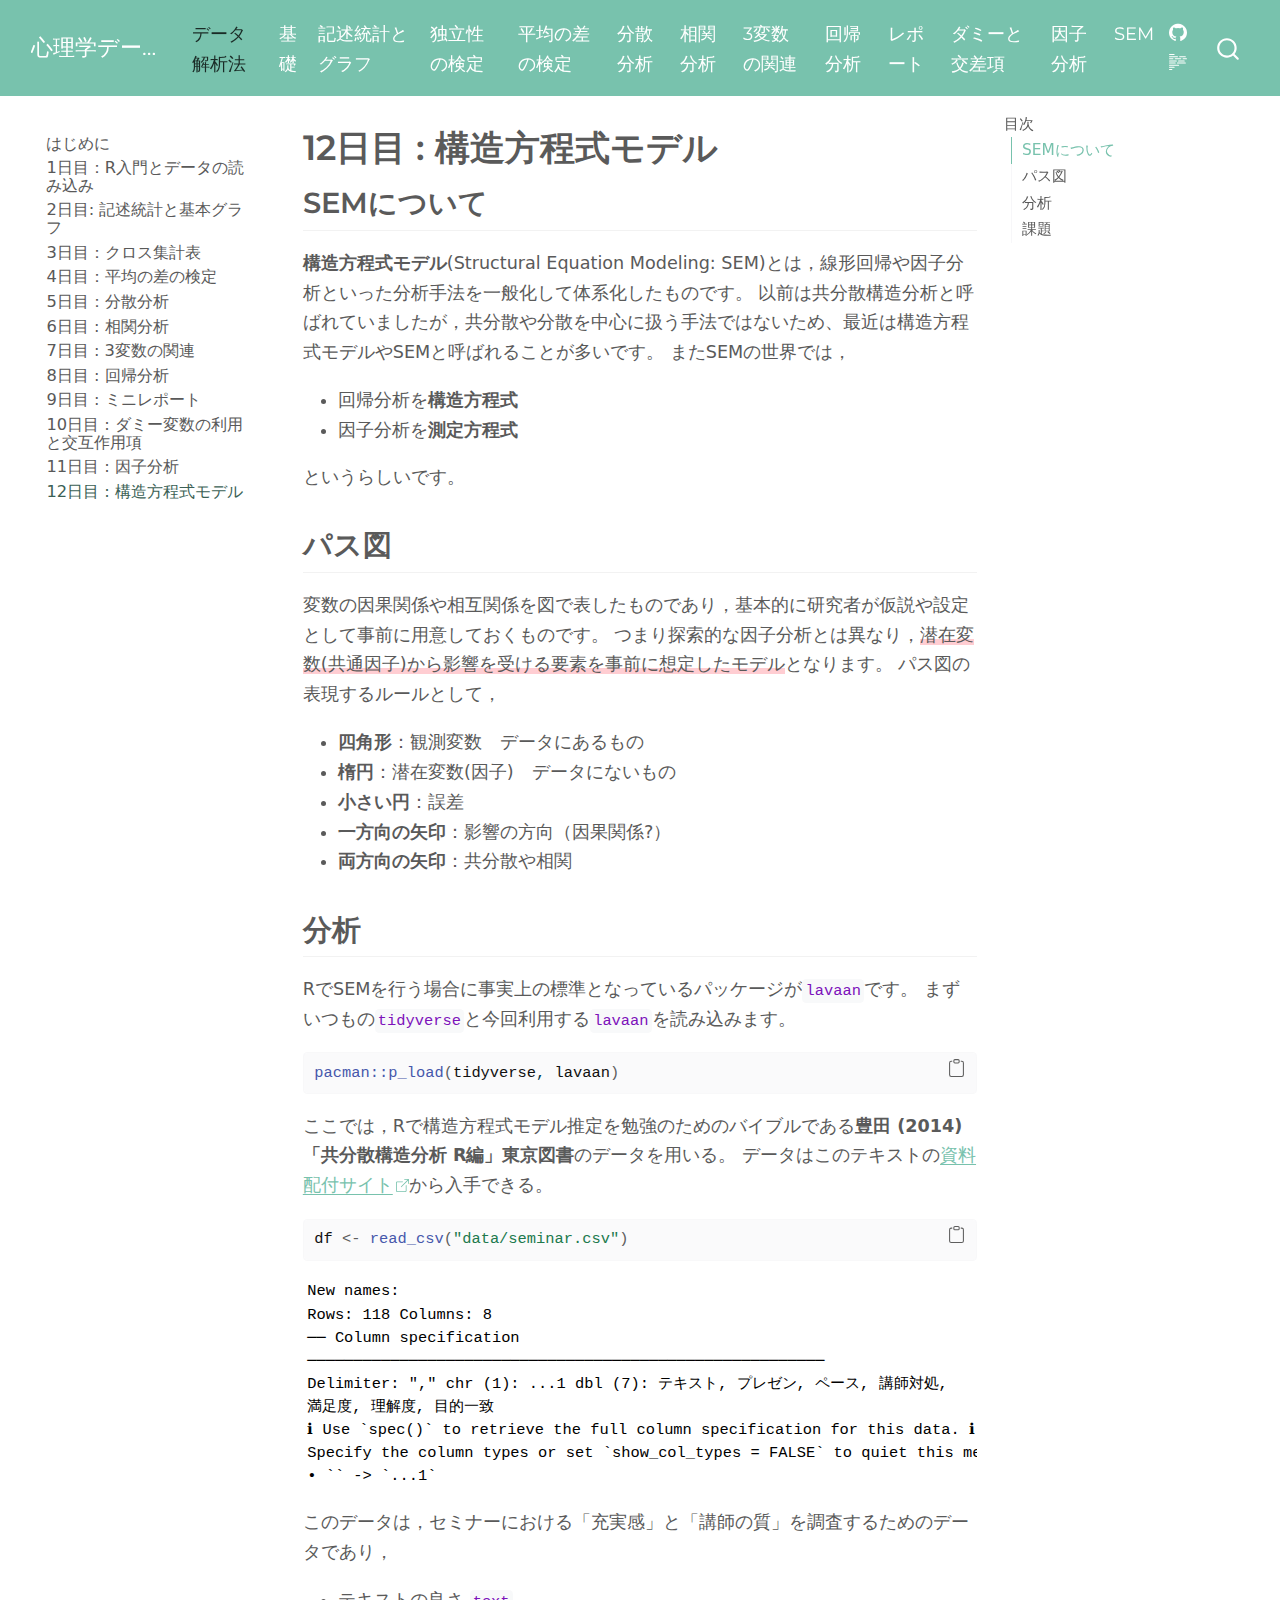
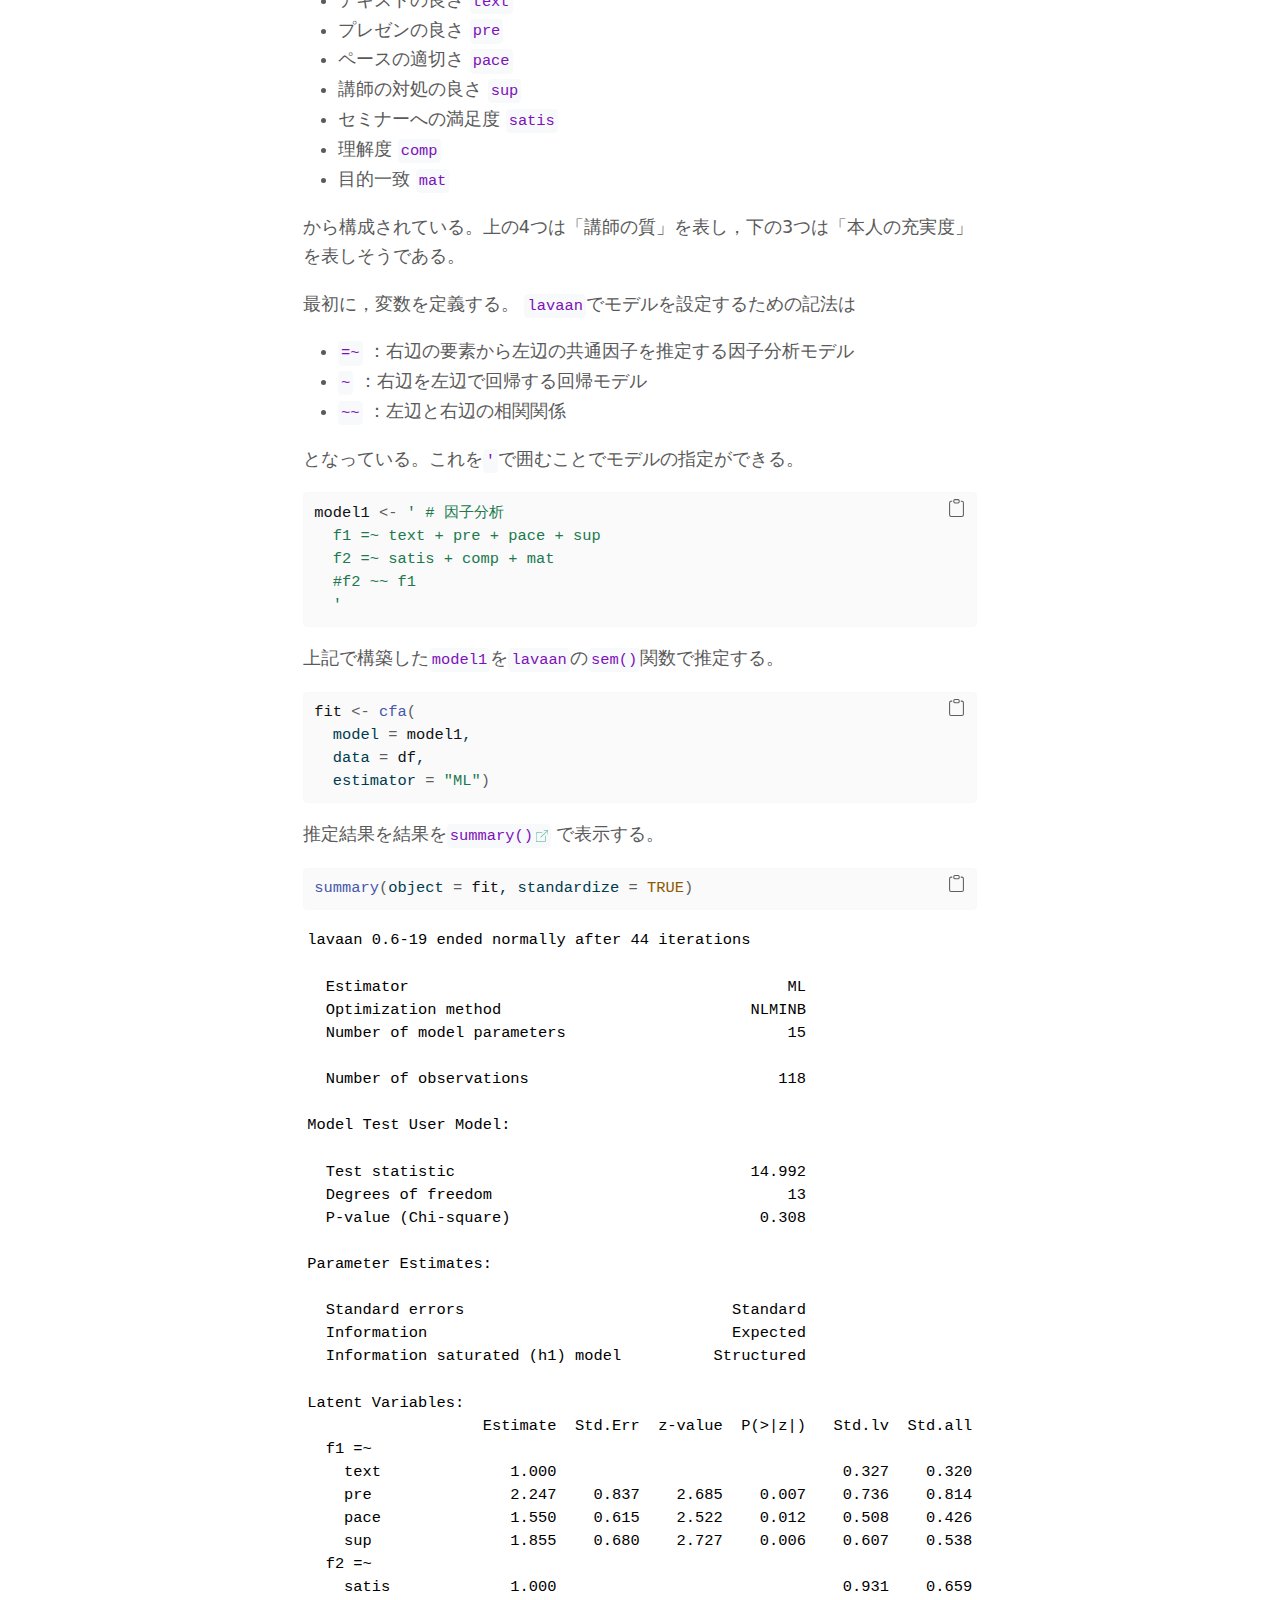
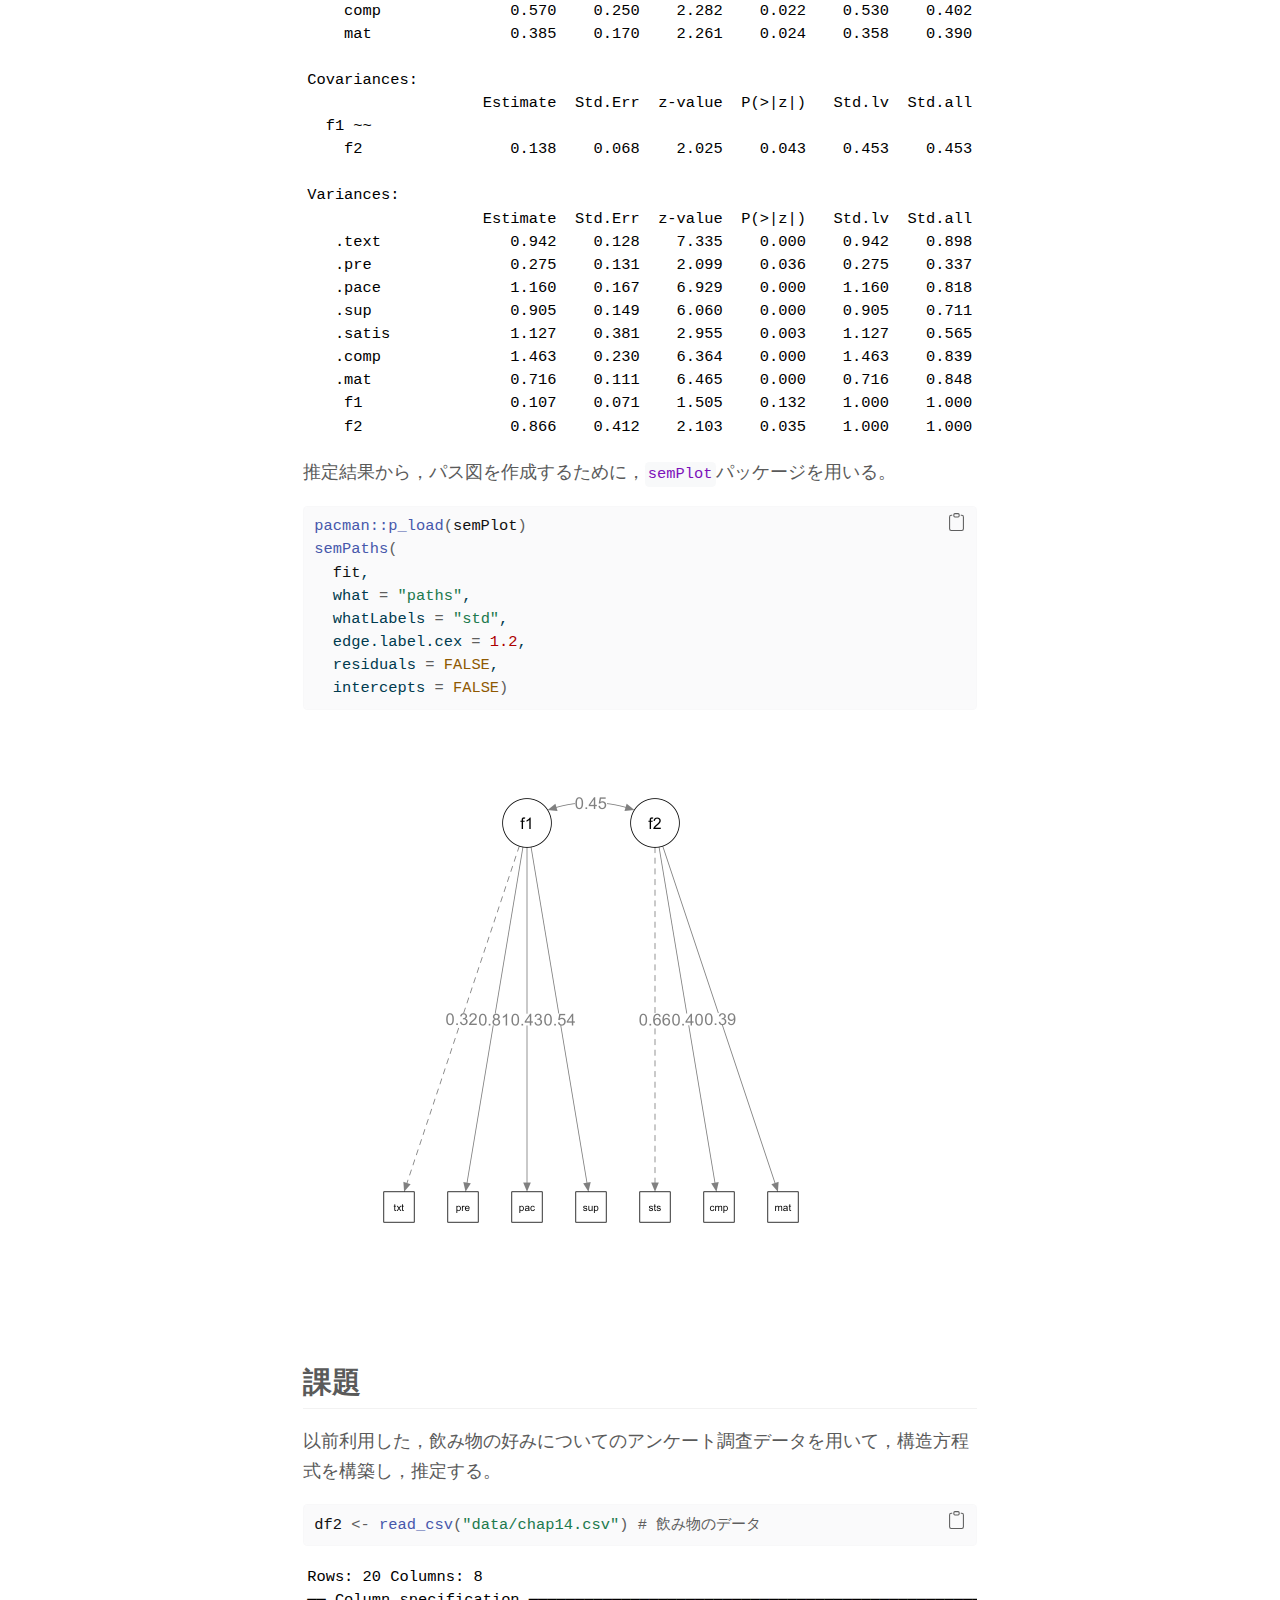
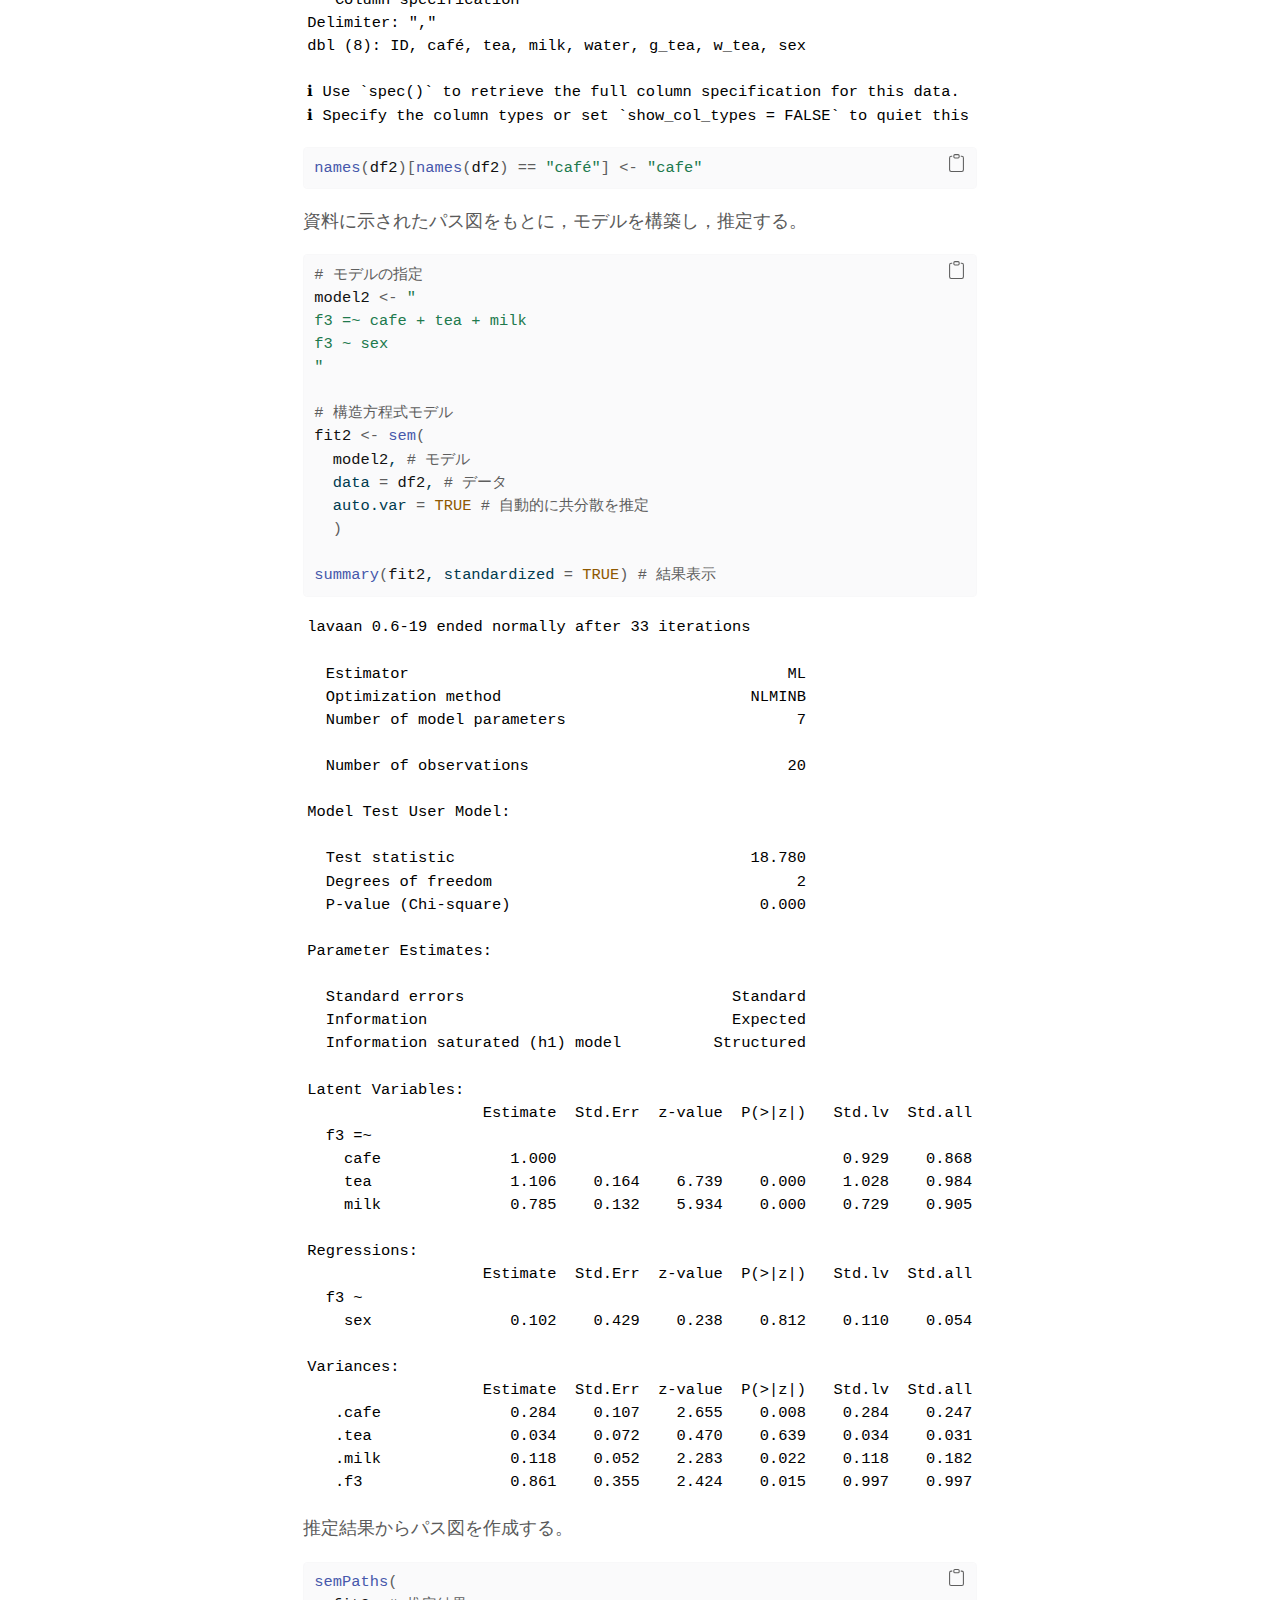
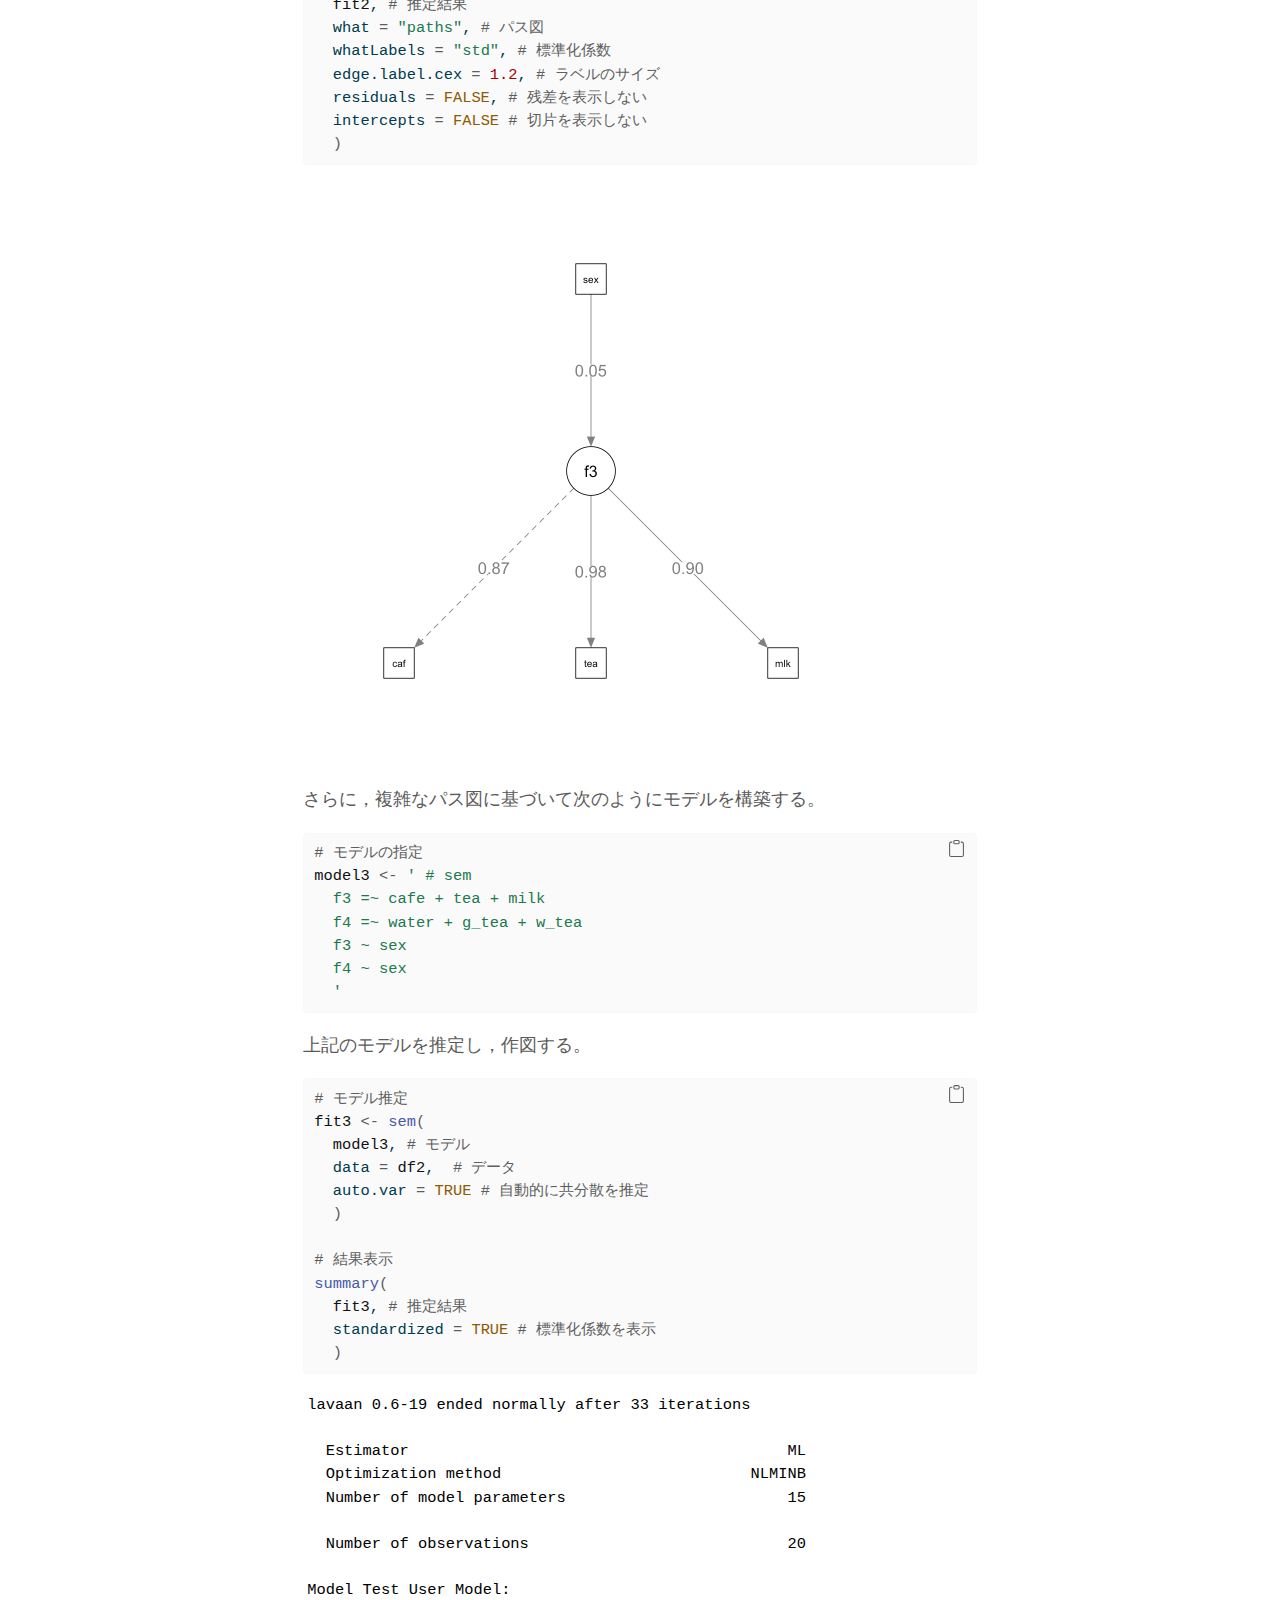
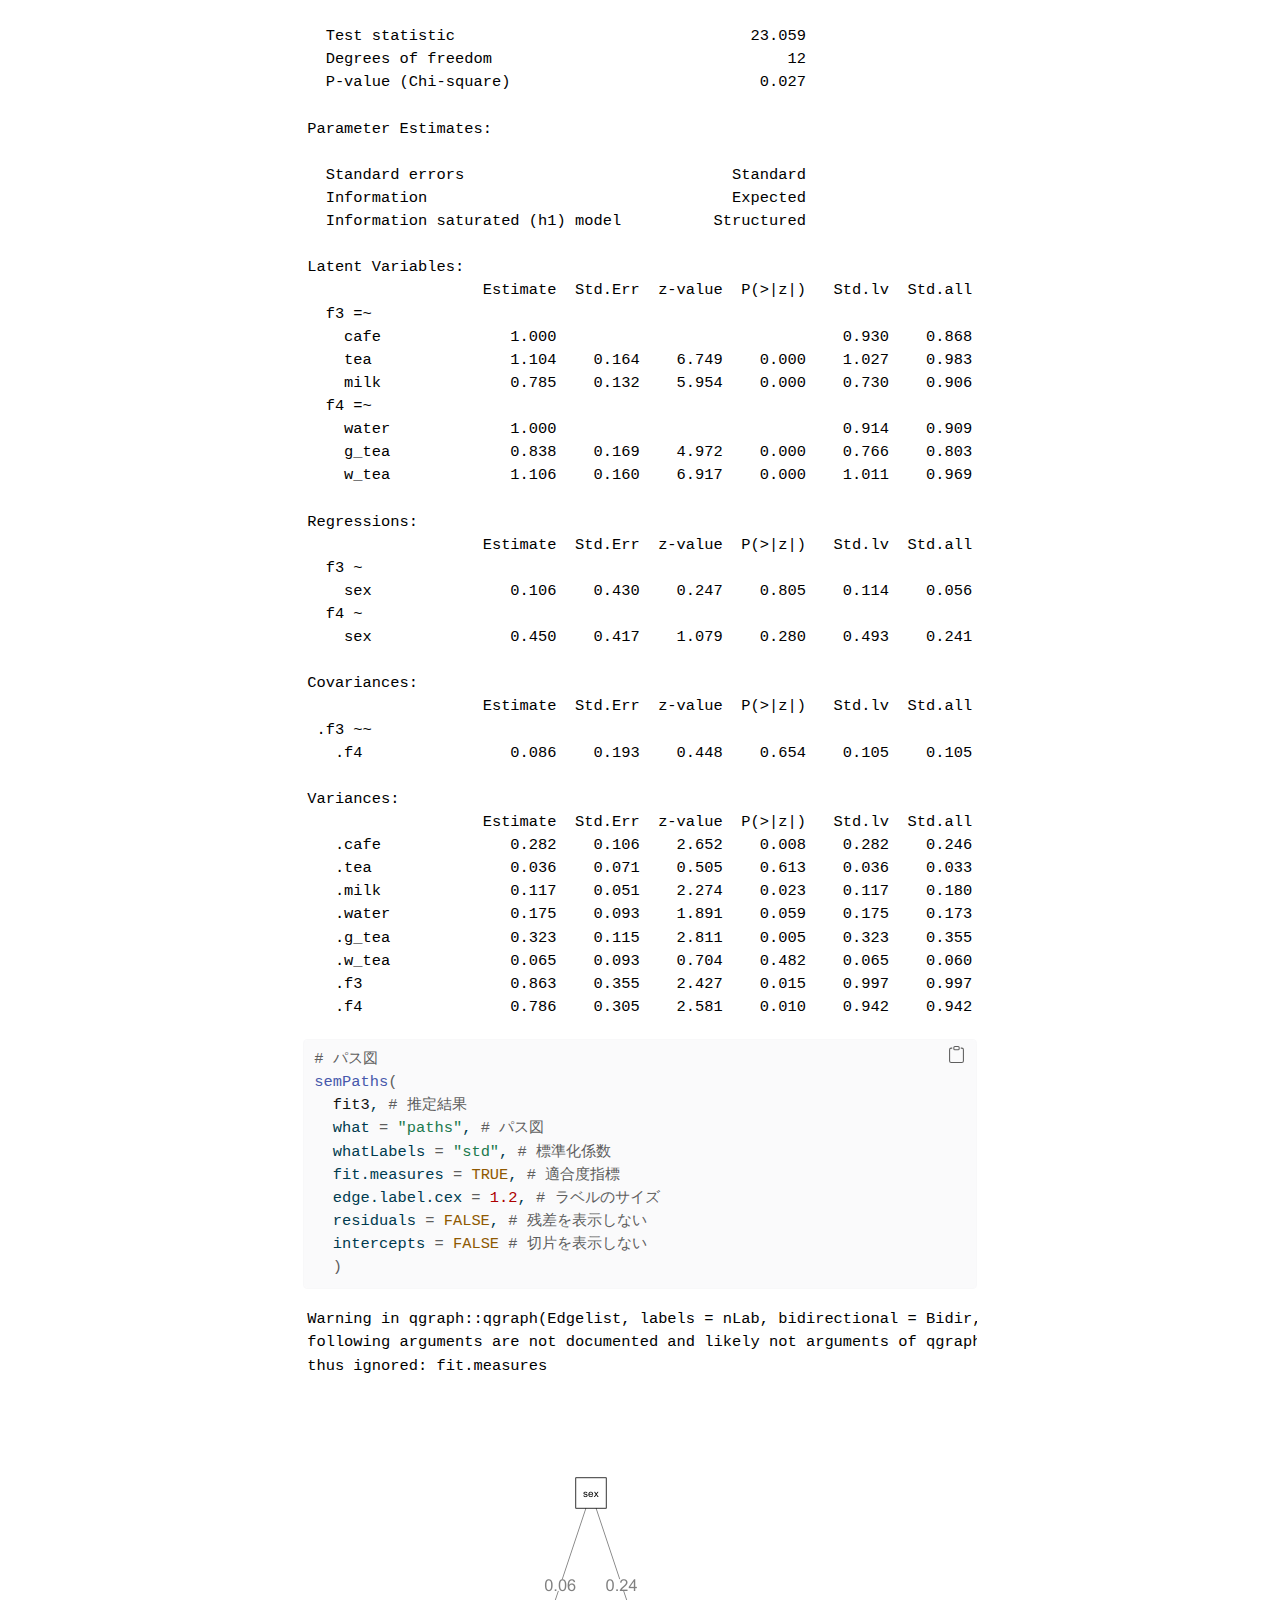
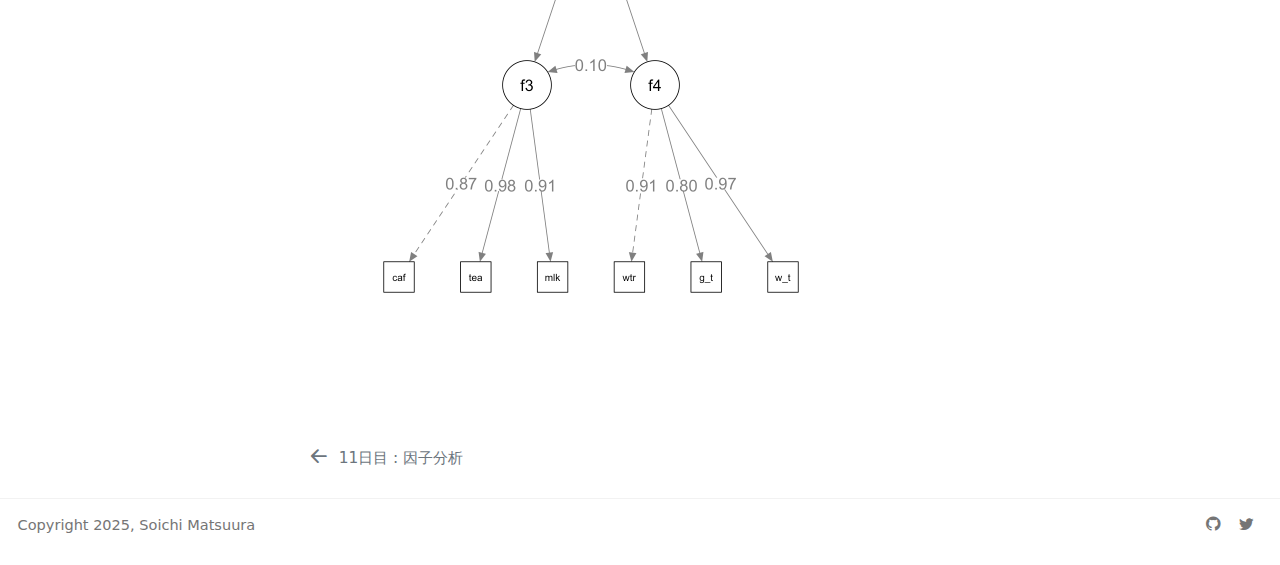
<file: docs/DataAnalysis_chap12.html>
<!DOCTYPE html>
<html xmlns="http://www.w3.org/1999/xhtml" lang="ja" xml:lang="ja"><head>
<meta http-equiv="Content-Type" content="text/html; charset=UTF-8">
<meta charset="utf-8">
<meta name="generator" content="quarto-1.6.43">
<meta name="viewport" content="width=device-width, initial-scale=1.0, user-scalable=yes">
<title>12日目 : 構造方程式モデル – 心理学データ解析法</title>
<style>
code{white-space: pre-wrap;}
span.smallcaps{font-variant: small-caps;}
div.columns{display: flex; gap: min(4vw, 1.5em);}
div.column{flex: auto; overflow-x: auto;}
div.hanging-indent{margin-left: 1.5em; text-indent: -1.5em;}
ul.task-list{list-style: none;}
ul.task-list li input[type="checkbox"] {
  width: 0.8em;
  margin: 0 0.8em 0.2em -1em; /* quarto-specific, see https://github.com/quarto-dev/quarto-cli/issues/4556 */ 
  vertical-align: middle;
}
/* CSS for syntax highlighting */
pre > code.sourceCode { white-space: pre; position: relative; }
pre > code.sourceCode > span { line-height: 1.25; }
pre > code.sourceCode > span:empty { height: 1.2em; }
.sourceCode { overflow: visible; }
code.sourceCode > span { color: inherit; text-decoration: inherit; }
div.sourceCode { margin: 1em 0; }
pre.sourceCode { margin: 0; }
@media screen {
div.sourceCode { overflow: auto; }
}
@media print {
pre > code.sourceCode { white-space: pre-wrap; }
pre > code.sourceCode > span { display: inline-block; text-indent: -5em; padding-left: 5em; }
}
pre.numberSource code
  { counter-reset: source-line 0; }
pre.numberSource code > span
  { position: relative; left: -4em; counter-increment: source-line; }
pre.numberSource code > span > a:first-child::before
  { content: counter(source-line);
    position: relative; left: -1em; text-align: right; vertical-align: baseline;
    border: none; display: inline-block;
    -webkit-touch-callout: none; -webkit-user-select: none;
    -khtml-user-select: none; -moz-user-select: none;
    -ms-user-select: none; user-select: none;
    padding: 0 4px; width: 4em;
  }
pre.numberSource { margin-left: 3em;  padding-left: 4px; }
div.sourceCode
  {   }
@media screen {
pre > code.sourceCode > span > a:first-child::before { text-decoration: underline; }
}
</style>

<script src="site_libs/quarto-nav/quarto-nav.js"></script>
<script src="site_libs/quarto-nav/headroom.min.js"></script>
<script src="site_libs/clipboard/clipboard.min.js"></script>
<script src="site_libs/quarto-search/autocomplete.umd.js"></script>
<script src="site_libs/quarto-search/fuse.min.js"></script>
<script src="site_libs/quarto-search/quarto-search.js"></script>
<meta name="quarto:offset" content="./">
<link href="./DataAnalysis_chap11.html" rel="prev">
<link href="./img/favicon.ico" rel="icon">
<script src="site_libs/quarto-html/quarto.js"></script>
<script src="site_libs/quarto-html/popper.min.js"></script>
<script src="site_libs/quarto-html/tippy.umd.min.js"></script>
<script src="site_libs/quarto-html/anchor.min.js"></script>
<link href="site_libs/quarto-html/tippy.css" rel="stylesheet">
<link href="site_libs/quarto-html/quarto-syntax-highlighting-d4d76bf8491c20bad77d141916dc28e1.css" rel="stylesheet" id="quarto-text-highlighting-styles">
<script src="site_libs/bootstrap/bootstrap.min.js"></script>
<link href="site_libs/bootstrap/bootstrap-icons.css" rel="stylesheet">
<link href="site_libs/bootstrap/bootstrap-6752a065e7716ac41838f31b38b352fb.min.css" rel="stylesheet" append-hash="true" id="quarto-bootstrap" data-mode="light"><script id="quarto-search-options" type="application/json">{
  "location": "navbar",
  "copy-button": false,
  "collapse-after": 3,
  "panel-placement": "end",
  "type": "overlay",
  "limit": 50,
  "keyboard-shortcut": [
    "f",
    "/",
    "s"
  ],
  "show-item-context": false,
  "language": {
    "search-no-results-text": "一致なし",
    "search-matching-documents-text": "一致した文書",
    "search-copy-link-title": "検索へのリンクをコピー",
    "search-hide-matches-text": "追加の検索結果を非表示",
    "search-more-match-text": "追加の検索結果",
    "search-more-matches-text": "追加の検索結果",
    "search-clear-button-title": "消去",
    "search-text-placeholder": "",
    "search-detached-cancel-button-title": "取消",
    "search-submit-button-title": "検索",
    "search-label": "サーチ"
  }
}</script><link rel="stylesheet" href="mystyle.css">
<meta name="twitter:title" content="12日目 : 構造方程式モデル – 心理学データ解析法">
<meta name="twitter:description" content="">
<meta name="twitter:image" content="https://so-ichi.com/DataAnalysis_chap12_files/figure-html/unnamed-chunk-5-1.png">
<meta name="twitter:image-height" content="1152">
<meta name="twitter:image-width" content="1152">
<meta name="twitter:card" content="summary_large_image">
</head>
<body class="nav-sidebar floating nav-fixed">

<div id="quarto-search-results"></div>
  <header id="quarto-header" class="headroom fixed-top"><nav class="navbar navbar-expand-lg " data-bs-theme="dark"><div class="navbar-container container-fluid">
      <div class="navbar-brand-container mx-auto">
    <a class="navbar-brand" href="./index.html">
    <span class="navbar-title">心理学データ解析法</span>
    </a>
  </div>
            <div id="quarto-search" class="" title="サーチ"></div>
          <button class="navbar-toggler" type="button" data-bs-toggle="collapse" data-bs-target="#navbarCollapse" aria-controls="navbarCollapse" role="menu" aria-expanded="false" aria-label="ナビゲーションを切り替える" onclick="if (window.quartoToggleHeadroom) { window.quartoToggleHeadroom(); }">
  <span class="navbar-toggler-icon"></span>
</button>
          <div class="collapse navbar-collapse" id="navbarCollapse">
            <ul class="navbar-nav navbar-nav-scroll me-auto">
<li class="nav-item">
    <a class="nav-link active" href="./index.html" aria-current="page"> 
<span class="menu-text">データ解析法</span></a>
  </li>  
  <li class="nav-item">
    <a class="nav-link" href="./DataAnalysis_chap01.html"> 
<span class="menu-text">基礎</span></a>
  </li>  
  <li class="nav-item">
    <a class="nav-link" href="./DataAnalysis_chap02.html"> 
<span class="menu-text">記述統計とグラフ</span></a>
  </li>  
  <li class="nav-item">
    <a class="nav-link" href="./DataAnalysis_chap03.html"> 
<span class="menu-text">独立性の検定</span></a>
  </li>  
  <li class="nav-item">
    <a class="nav-link" href="./DataAnalysis_chap04.html"> 
<span class="menu-text">平均の差の検定</span></a>
  </li>  
  <li class="nav-item">
    <a class="nav-link" href="./DataAnalysis_chap05.html"> 
<span class="menu-text">分散分析</span></a>
  </li>  
  <li class="nav-item">
    <a class="nav-link" href="./DataAnalysis_chap06.html"> 
<span class="menu-text">相関分析</span></a>
  </li>  
  <li class="nav-item">
    <a class="nav-link" href="./DataAnalysis_chap07.html"> 
<span class="menu-text">3変数の関連</span></a>
  </li>  
  <li class="nav-item">
    <a class="nav-link" href="./DataAnalysis_chap08.html"> 
<span class="menu-text">回帰分析</span></a>
  </li>  
  <li class="nav-item">
    <a class="nav-link" href="./DataAnalysis_chap09.html"> 
<span class="menu-text">レポート</span></a>
  </li>  
  <li class="nav-item">
    <a class="nav-link" href="./DataAnalysis_chap10.html"> 
<span class="menu-text">ダミーと交差項</span></a>
  </li>  
  <li class="nav-item">
    <a class="nav-link" href="./DataAnalysis_chap11.html"> 
<span class="menu-text">因子分析</span></a>
  </li>  
  <li class="nav-item">
    <a class="nav-link" href="./DataAnalysis_chap12.html"> 
<span class="menu-text">SEM</span></a>
  </li>  
</ul>
</div> <!-- /navcollapse -->
            <div class="quarto-navbar-tools">
    <a href="https://github.com/ma2ura/psych_data_analysis" title="ソースコード" class="quarto-navigation-tool px-1" aria-label="ソースコード"><i class="bi bi-github"></i></a>
  <a href="" class="quarto-reader-toggle quarto-navigation-tool px-1" onclick="window.quartoToggleReader(); return false;" title="リーダーモードの切り替え">
  <div class="quarto-reader-toggle-btn">
  <i class="bi"></i>
  </div>
</a>
</div>
      </div> <!-- /container-fluid -->
    </nav><nav class="quarto-secondary-nav"><div class="container-fluid d-flex">
      <button type="button" class="quarto-btn-toggle btn" data-bs-toggle="collapse" role="button" data-bs-target=".quarto-sidebar-collapse-item" aria-controls="quarto-sidebar" aria-expanded="false" aria-label="サイドバーを切り替える" onclick="if (window.quartoToggleHeadroom) { window.quartoToggleHeadroom(); }">
        <i class="bi bi-layout-text-sidebar-reverse"></i>
      </button>
        <nav class="quarto-page-breadcrumbs" aria-label="breadcrumb"><ol class="breadcrumb"><li class="breadcrumb-item"><a href="./DataAnalysis_chap12.html">12日目 : 構造方程式モデル</a></li></ol></nav>
        <a class="flex-grow-1" role="navigation" data-bs-toggle="collapse" data-bs-target=".quarto-sidebar-collapse-item" aria-controls="quarto-sidebar" aria-expanded="false" aria-label="サイドバーを切り替える" onclick="if (window.quartoToggleHeadroom) { window.quartoToggleHeadroom(); }">      
        </a>
    </div>
  </nav></header><!-- content --><div id="quarto-content" class="quarto-container page-columns page-rows-contents page-layout-article page-navbar">
<!-- sidebar -->
  <nav id="quarto-sidebar" class="sidebar collapse collapse-horizontal quarto-sidebar-collapse-item sidebar-navigation floating overflow-auto"><div class="sidebar-menu-container"> 
    <ul class="list-unstyled mt-1">
<li class="sidebar-item">
  <div class="sidebar-item-container"> 
  <a href="./index.html" class="sidebar-item-text sidebar-link">
 <span class="menu-text">はじめに</span></a>
  </div>
</li>
        <li class="sidebar-item">
  <div class="sidebar-item-container"> 
  <a href="./DataAnalysis_chap01.html" class="sidebar-item-text sidebar-link">
 <span class="menu-text">1日目：R入門とデータの読み込み</span></a>
  </div>
</li>
        <li class="sidebar-item">
  <div class="sidebar-item-container"> 
  <a href="./DataAnalysis_chap02.html" class="sidebar-item-text sidebar-link">
 <span class="menu-text">2日目: 記述統計と基本グラフ</span></a>
  </div>
</li>
        <li class="sidebar-item">
  <div class="sidebar-item-container"> 
  <a href="./DataAnalysis_chap03.html" class="sidebar-item-text sidebar-link">
 <span class="menu-text">3日目：クロス集計表</span></a>
  </div>
</li>
        <li class="sidebar-item">
  <div class="sidebar-item-container"> 
  <a href="./DataAnalysis_chap04.html" class="sidebar-item-text sidebar-link">
 <span class="menu-text">4日目：平均の差の検定</span></a>
  </div>
</li>
        <li class="sidebar-item">
  <div class="sidebar-item-container"> 
  <a href="./DataAnalysis_chap05.html" class="sidebar-item-text sidebar-link">
 <span class="menu-text">5日目：分散分析</span></a>
  </div>
</li>
        <li class="sidebar-item">
  <div class="sidebar-item-container"> 
  <a href="./DataAnalysis_chap06.html" class="sidebar-item-text sidebar-link">
 <span class="menu-text">6日目 : 相関分析</span></a>
  </div>
</li>
        <li class="sidebar-item">
  <div class="sidebar-item-container"> 
  <a href="./DataAnalysis_chap07.html" class="sidebar-item-text sidebar-link">
 <span class="menu-text">7日目 : 3変数の関連</span></a>
  </div>
</li>
        <li class="sidebar-item">
  <div class="sidebar-item-container"> 
  <a href="./DataAnalysis_chap08.html" class="sidebar-item-text sidebar-link">
 <span class="menu-text">8日目 : 回帰分析</span></a>
  </div>
</li>
        <li class="sidebar-item">
  <div class="sidebar-item-container"> 
  <a href="./DataAnalysis_chap09.html" class="sidebar-item-text sidebar-link">
 <span class="menu-text">9日目 : ミニレポート</span></a>
  </div>
</li>
        <li class="sidebar-item">
  <div class="sidebar-item-container"> 
  <a href="./DataAnalysis_chap10.html" class="sidebar-item-text sidebar-link">
 <span class="menu-text">10日目 : ダミー変数の利用と交互作用項</span></a>
  </div>
</li>
        <li class="sidebar-item">
  <div class="sidebar-item-container"> 
  <a href="./DataAnalysis_chap11.html" class="sidebar-item-text sidebar-link">
 <span class="menu-text">11日目 : 因子分析</span></a>
  </div>
</li>
        <li class="sidebar-item">
  <div class="sidebar-item-container"> 
  <a href="./DataAnalysis_chap12.html" class="sidebar-item-text sidebar-link active">
 <span class="menu-text">12日目 : 構造方程式モデル</span></a>
  </div>
</li>
    </ul>
</div>
</nav><div id="quarto-sidebar-glass" class="quarto-sidebar-collapse-item" data-bs-toggle="collapse" data-bs-target=".quarto-sidebar-collapse-item"></div>
<!-- margin-sidebar -->
    <div id="quarto-margin-sidebar" class="sidebar margin-sidebar">
        <nav id="TOC" role="doc-toc" class="toc-active" data-toc-expanded="2"><h2 id="toc-title">目次</h2>
   
  <ul>
<li><a href="#sem%E3%81%AB%E3%81%A4%E3%81%84%E3%81%A6" id="toc-semについて" class="nav-link active" data-scroll-target="#sem%E3%81%AB%E3%81%A4%E3%81%84%E3%81%A6">SEMについて</a></li>
  <li><a href="#%E3%83%91%E3%82%B9%E5%9B%B3" id="toc-パス図" class="nav-link" data-scroll-target="#%E3%83%91%E3%82%B9%E5%9B%B3">パス図</a></li>
  <li><a href="#%E5%88%86%E6%9E%90" id="toc-分析" class="nav-link" data-scroll-target="#%E5%88%86%E6%9E%90">分析</a></li>
  <li><a href="#%E8%AA%B2%E9%A1%8C" id="toc-課題" class="nav-link" data-scroll-target="#%E8%AA%B2%E9%A1%8C">課題</a></li>
  </ul></nav>
    </div>
<!-- main -->
<main class="content" id="quarto-document-content"><header id="title-block-header" class="quarto-title-block default"><div class="quarto-title">
<h1 class="title">12日目 : 構造方程式モデル</h1>
</div>



<div class="quarto-title-meta">

    
  
    
  </div>
  


</header><section id="semについて" class="level2"><h2 class="anchored" data-anchor-id="semについて">SEMについて</h2>
<p><strong>構造方程式モデル</strong>(Structural Equation Modeling: SEM)とは，線形回帰や因子分析といった分析手法を一般化して体系化したものです。 以前は共分散構造分析と呼ばれていましたが，共分散や分散を中心に扱う手法ではないため、最近は構造方程式モデルやSEMと呼ばれることが多いです。 またSEMの世界では，</p>
<ul>
<li>回帰分析を<strong>構造方程式</strong>
</li>
<li>因子分析を<strong>測定方程式</strong>
</li>
</ul>
<p>というらしいです。</p>
</section><section id="パス図" class="level2"><h2 class="anchored" data-anchor-id="パス図">パス図</h2>
<p>変数の因果関係や相互関係を図で表したものであり，基本的に研究者が仮説や設定として事前に用意しておくものです。 つまり探索的な因子分析とは異なり，<span class="markp">潜在変数(共通因子)から影響を受ける要素を事前に想定したモデル</span>となります。 パス図の表現するルールとして，</p>
<ul>
<li>
<strong>四角形</strong>：観測変数　データにあるもの</li>
<li>
<strong>楕円</strong>：潜在変数(因子)　データにないもの</li>
<li>
<strong>小さい円</strong>：誤差</li>
<li>
<strong>一方向の矢印</strong>：影響の方向（因果関係?）</li>
<li>
<strong>両方向の矢印</strong>：共分散や相関</li>
</ul></section><section id="分析" class="level2"><h2 class="anchored" data-anchor-id="分析">分析</h2>
<p>RでSEMを行う場合に事実上の標準となっているパッケージが<code>lavaan</code>です。 まずいつもの<code>tidyverse</code>と今回利用する<code>lavaan</code>を読み込みます。</p>
<div class="cell">
<div class="sourceCode" id="cb1"><pre class="downlit sourceCode r code-with-copy"><code class="sourceCode R"><span><span class="fu">pacman</span><span class="fu">::</span><span class="fu"><a href="https://rdrr.io/pkg/pacman/man/p_load.html">p_load</a></span><span class="op">(</span><span class="va">tidyverse</span>, <span class="va">lavaan</span><span class="op">)</span></span></code><button title="コピー" class="code-copy-button"><i class="bi"></i></button></pre></div>
</div>
<p>ここでは，Rで構造方程式モデル推定を勉強のためのバイブルである<strong>豊田 (2014)「共分散構造分析 R編」東京図書</strong>のデータを用いる。 データはこのテキストの<a href="http://www.tokyo-tosho.co.jp/books/978-4-489-02180-0/">資料配付サイト</a>から入手できる。</p>
<div class="cell">
<div class="sourceCode" id="cb2"><pre class="downlit sourceCode r code-with-copy"><code class="sourceCode R"><span><span class="va">df</span> <span class="op">&lt;-</span> <span class="fu">read_csv</span><span class="op">(</span><span class="st">"data/seminar.csv"</span><span class="op">)</span></span></code><button title="コピー" class="code-copy-button"><i class="bi"></i></button></pre></div>
<div class="cell-output cell-output-stderr">
<pre><code>New names:
Rows: 118 Columns: 8
── Column specification
────────────────────────────────────────────────────────
Delimiter: "," chr (1): ...1 dbl (7): テキスト, プレゼン, ペース, 講師対処,
満足度, 理解度, 目的一致
ℹ Use `spec()` to retrieve the full column specification for this data. ℹ
Specify the column types or set `show_col_types = FALSE` to quiet this message.
• `` -&gt; `...1`</code></pre>
</div>
</div>
<p>このデータは，セミナーにおける「充実感」と「講師の質」を調査するためのデータであり，</p>
<ul>
<li>テキストの良さ <code>text</code>
</li>
<li>プレゼンの良さ <code>pre</code>
</li>
<li>ペースの適切さ <code>pace</code>
</li>
<li>講師の対処の良さ <code>sup</code>
</li>
<li>セミナーへの満足度 <code>satis</code>
</li>
<li>理解度 <code>comp</code>
</li>
<li>目的一致 <code>mat</code>
</li>
</ul>
<p>から構成されている。上の4つは「講師の質」を表し，下の3つは「本人の充実度」を表しそうである。</p>
<p>最初に，変数を定義する。 <code>lavaan</code>でモデルを設定するための記法は</p>
<ul>
<li>
<code>=~</code> ：右辺の要素から左辺の共通因子を推定する因子分析モデル</li>
<li>
<code>~</code> ：右辺を左辺で回帰する回帰モデル</li>
<li>
<code>~~</code> ：左辺と右辺の相関関係</li>
</ul>
<p>となっている。これを<code>'</code>で囲むことでモデルの指定ができる。</p>
<div class="cell">
<div class="sourceCode" id="cb4"><pre class="downlit sourceCode r code-with-copy"><code class="sourceCode R"><span><span class="va">model1</span> <span class="op">&lt;-</span> <span class="st">' # 因子分析</span></span>
<span><span class="st">  f1 =~ text + pre + pace + sup</span></span>
<span><span class="st">  f2 =~ satis + comp + mat</span></span>
<span><span class="st">  #f2 ~~ f1</span></span>
<span><span class="st">  '</span></span></code><button title="コピー" class="code-copy-button"><i class="bi"></i></button></pre></div>
</div>
<p>上記で構築した<code>model1</code>を<code>lavaan</code>の<code>sem()</code>関数で推定する。</p>
<div class="cell">
<div class="sourceCode" id="cb5"><pre class="downlit sourceCode r code-with-copy"><code class="sourceCode R"><span><span class="va">fit</span> <span class="op">&lt;-</span> <span class="fu">cfa</span><span class="op">(</span></span>
<span>  model <span class="op">=</span> <span class="va">model1</span>, </span>
<span>  data <span class="op">=</span> <span class="va">df</span>,</span>
<span>  estimator <span class="op">=</span> <span class="st">"ML"</span><span class="op">)</span></span></code><button title="コピー" class="code-copy-button"><i class="bi"></i></button></pre></div>
</div>
<p>推定結果を結果を<code><a href="https://rdrr.io/r/base/summary.html">summary()</a></code> で表示する。</p>
<div class="cell">
<div class="sourceCode" id="cb6"><pre class="downlit sourceCode r code-with-copy"><code class="sourceCode R"><span><span class="fu"><a href="https://rdrr.io/r/base/summary.html">summary</a></span><span class="op">(</span>object <span class="op">=</span> <span class="va">fit</span>, standardize <span class="op">=</span> <span class="cn">TRUE</span><span class="op">)</span></span></code><button title="コピー" class="code-copy-button"><i class="bi"></i></button></pre></div>
<div class="cell-output cell-output-stdout">
<pre><code>lavaan 0.6-19 ended normally after 44 iterations

  Estimator                                         ML
  Optimization method                           NLMINB
  Number of model parameters                        15

  Number of observations                           118

Model Test User Model:
                                                      
  Test statistic                                14.992
  Degrees of freedom                                13
  P-value (Chi-square)                           0.308

Parameter Estimates:

  Standard errors                             Standard
  Information                                 Expected
  Information saturated (h1) model          Structured

Latent Variables:
                   Estimate  Std.Err  z-value  P(&gt;|z|)   Std.lv  Std.all
  f1 =~                                                                 
    text              1.000                               0.327    0.320
    pre               2.247    0.837    2.685    0.007    0.736    0.814
    pace              1.550    0.615    2.522    0.012    0.508    0.426
    sup               1.855    0.680    2.727    0.006    0.607    0.538
  f2 =~                                                                 
    satis             1.000                               0.931    0.659
    comp              0.570    0.250    2.282    0.022    0.530    0.402
    mat               0.385    0.170    2.261    0.024    0.358    0.390

Covariances:
                   Estimate  Std.Err  z-value  P(&gt;|z|)   Std.lv  Std.all
  f1 ~~                                                                 
    f2                0.138    0.068    2.025    0.043    0.453    0.453

Variances:
                   Estimate  Std.Err  z-value  P(&gt;|z|)   Std.lv  Std.all
   .text              0.942    0.128    7.335    0.000    0.942    0.898
   .pre               0.275    0.131    2.099    0.036    0.275    0.337
   .pace              1.160    0.167    6.929    0.000    1.160    0.818
   .sup               0.905    0.149    6.060    0.000    0.905    0.711
   .satis             1.127    0.381    2.955    0.003    1.127    0.565
   .comp              1.463    0.230    6.364    0.000    1.463    0.839
   .mat               0.716    0.111    6.465    0.000    0.716    0.848
    f1                0.107    0.071    1.505    0.132    1.000    1.000
    f2                0.866    0.412    2.103    0.035    1.000    1.000</code></pre>
</div>
</div>
<p>推定結果から，パス図を作成するために，<code>semPlot</code>パッケージを用いる。</p>
<div class="cell">
<div class="sourceCode" id="cb8"><pre class="downlit sourceCode r code-with-copy"><code class="sourceCode R"><span><span class="fu">pacman</span><span class="fu">::</span><span class="fu"><a href="https://rdrr.io/pkg/pacman/man/p_load.html">p_load</a></span><span class="op">(</span><span class="va">semPlot</span><span class="op">)</span></span>
<span><span class="fu">semPaths</span><span class="op">(</span></span>
<span>  <span class="va">fit</span>, </span>
<span>  what <span class="op">=</span> <span class="st">"paths"</span>, </span>
<span>  whatLabels <span class="op">=</span> <span class="st">"std"</span>, </span>
<span>  edge.label.cex <span class="op">=</span> <span class="fl">1.2</span>, </span>
<span>  residuals <span class="op">=</span> <span class="cn">FALSE</span>, </span>
<span>  intercepts <span class="op">=</span> <span class="cn">FALSE</span><span class="op">)</span></span></code><button title="コピー" class="code-copy-button"><i class="bi"></i></button></pre></div>
<div class="cell-output-display">
<div>
<figure class="figure"><p><img src="DataAnalysis_chap12_files/figure-html/unnamed-chunk-5-1.png" class="img-fluid figure-img" width="576"></p>
</figure>
</div>
</div>
</div>
</section><section id="課題" class="level2"><h2 class="anchored" data-anchor-id="課題">課題</h2>
<p>以前利用した，飲み物の好みについてのアンケート調査データを用いて，構造方程式を構築し，推定する。</p>
<div class="cell">
<div class="sourceCode" id="cb9"><pre class="downlit sourceCode r code-with-copy"><code class="sourceCode R"><span><span class="va">df2</span> <span class="op">&lt;-</span> <span class="fu">read_csv</span><span class="op">(</span><span class="st">"data/chap14.csv"</span><span class="op">)</span> <span class="co"># 飲み物のデータ</span></span></code><button title="コピー" class="code-copy-button"><i class="bi"></i></button></pre></div>
<div class="cell-output cell-output-stderr">
<pre><code>Rows: 20 Columns: 8
── Column specification ────────────────────────────────────────────────────────
Delimiter: ","
dbl (8): ID, café, tea, milk, water, g_tea, w_tea, sex

ℹ Use `spec()` to retrieve the full column specification for this data.
ℹ Specify the column types or set `show_col_types = FALSE` to quiet this message.</code></pre>
</div>
<div class="sourceCode" id="cb11"><pre class="downlit sourceCode r code-with-copy"><code class="sourceCode R"><span><span class="fu"><a href="https://rdrr.io/r/base/names.html">names</a></span><span class="op">(</span><span class="va">df2</span><span class="op">)</span><span class="op">[</span><span class="fu"><a href="https://rdrr.io/r/base/names.html">names</a></span><span class="op">(</span><span class="va">df2</span><span class="op">)</span> <span class="op">==</span> <span class="st">"café"</span><span class="op">]</span> <span class="op">&lt;-</span> <span class="st">"cafe"</span></span></code><button title="コピー" class="code-copy-button"><i class="bi"></i></button></pre></div>
</div>
<p>資料に示されたパス図をもとに，モデルを構築し，推定する。</p>
<div class="cell">
<div class="sourceCode" id="cb12"><pre class="downlit sourceCode r code-with-copy"><code class="sourceCode R"><span><span class="co"># モデルの指定</span></span>
<span><span class="va">model2</span> <span class="op">&lt;-</span> <span class="st">"</span></span>
<span><span class="st">f3 =~ cafe + tea + milk</span></span>
<span><span class="st">f3 ~ sex</span></span>
<span><span class="st">"</span></span>
<span></span>
<span><span class="co"># 構造方程式モデル</span></span>
<span><span class="va">fit2</span> <span class="op">&lt;-</span> <span class="fu">sem</span><span class="op">(</span></span>
<span>  <span class="va">model2</span>, <span class="co"># モデル</span></span>
<span>  data <span class="op">=</span> <span class="va">df2</span>, <span class="co"># データ</span></span>
<span>  auto.var <span class="op">=</span> <span class="cn">TRUE</span> <span class="co"># 自動的に共分散を推定</span></span>
<span>  <span class="op">)</span></span>
<span></span>
<span><span class="fu"><a href="https://rdrr.io/r/base/summary.html">summary</a></span><span class="op">(</span><span class="va">fit2</span>, standardized <span class="op">=</span> <span class="cn">TRUE</span><span class="op">)</span> <span class="co"># 結果表示</span></span></code><button title="コピー" class="code-copy-button"><i class="bi"></i></button></pre></div>
<div class="cell-output cell-output-stdout">
<pre><code>lavaan 0.6-19 ended normally after 33 iterations

  Estimator                                         ML
  Optimization method                           NLMINB
  Number of model parameters                         7

  Number of observations                            20

Model Test User Model:
                                                      
  Test statistic                                18.780
  Degrees of freedom                                 2
  P-value (Chi-square)                           0.000

Parameter Estimates:

  Standard errors                             Standard
  Information                                 Expected
  Information saturated (h1) model          Structured

Latent Variables:
                   Estimate  Std.Err  z-value  P(&gt;|z|)   Std.lv  Std.all
  f3 =~                                                                 
    cafe              1.000                               0.929    0.868
    tea               1.106    0.164    6.739    0.000    1.028    0.984
    milk              0.785    0.132    5.934    0.000    0.729    0.905

Regressions:
                   Estimate  Std.Err  z-value  P(&gt;|z|)   Std.lv  Std.all
  f3 ~                                                                  
    sex               0.102    0.429    0.238    0.812    0.110    0.054

Variances:
                   Estimate  Std.Err  z-value  P(&gt;|z|)   Std.lv  Std.all
   .cafe              0.284    0.107    2.655    0.008    0.284    0.247
   .tea               0.034    0.072    0.470    0.639    0.034    0.031
   .milk              0.118    0.052    2.283    0.022    0.118    0.182
   .f3                0.861    0.355    2.424    0.015    0.997    0.997</code></pre>
</div>
</div>
<p>推定結果からパス図を作成する。</p>
<div class="cell">
<div class="sourceCode" id="cb14"><pre class="downlit sourceCode r code-with-copy"><code class="sourceCode R"><span><span class="fu">semPaths</span><span class="op">(</span></span>
<span>  <span class="va">fit2</span>, <span class="co"># 推定結果</span></span>
<span>  what <span class="op">=</span> <span class="st">"paths"</span>, <span class="co"># パス図</span></span>
<span>  whatLabels <span class="op">=</span> <span class="st">"std"</span>, <span class="co"># 標準化係数</span></span>
<span>  edge.label.cex <span class="op">=</span> <span class="fl">1.2</span>, <span class="co"># ラベルのサイズ</span></span>
<span>  residuals <span class="op">=</span> <span class="cn">FALSE</span>, <span class="co"># 残差を表示しない</span></span>
<span>  intercepts <span class="op">=</span> <span class="cn">FALSE</span> <span class="co"># 切片を表示しない</span></span>
<span>  <span class="op">)</span></span></code><button title="コピー" class="code-copy-button"><i class="bi"></i></button></pre></div>
<div class="cell-output-display">
<div>
<figure class="figure"><p><img src="DataAnalysis_chap12_files/figure-html/fit2-1.png" class="img-fluid figure-img" width="576"></p>
</figure>
</div>
</div>
</div>
<p>さらに，複雑なパス図に基づいて次のようにモデルを構築する。</p>
<div class="cell">
<div class="sourceCode" id="cb15"><pre class="downlit sourceCode r code-with-copy"><code class="sourceCode R"><span><span class="co"># モデルの指定</span></span>
<span><span class="va">model3</span> <span class="op">&lt;-</span> <span class="st">' # sem</span></span>
<span><span class="st">  f3 =~ cafe + tea + milk</span></span>
<span><span class="st">  f4 =~ water + g_tea + w_tea</span></span>
<span><span class="st">  f3 ~ sex</span></span>
<span><span class="st">  f4 ~ sex</span></span>
<span><span class="st">  '</span></span></code><button title="コピー" class="code-copy-button"><i class="bi"></i></button></pre></div>
</div>
<p>上記のモデルを推定し，作図する。</p>
<div class="cell">
<div class="sourceCode" id="cb16"><pre class="downlit sourceCode r code-with-copy"><code class="sourceCode R"><span><span class="co"># モデル推定</span></span>
<span><span class="va">fit3</span> <span class="op">&lt;-</span> <span class="fu">sem</span><span class="op">(</span></span>
<span>  <span class="va">model3</span>, <span class="co"># モデル</span></span>
<span>  data <span class="op">=</span> <span class="va">df2</span>,  <span class="co"># データ</span></span>
<span>  auto.var <span class="op">=</span> <span class="cn">TRUE</span> <span class="co"># 自動的に共分散を推定</span></span>
<span>  <span class="op">)</span></span>
<span></span>
<span><span class="co"># 結果表示</span></span>
<span><span class="fu"><a href="https://rdrr.io/r/base/summary.html">summary</a></span><span class="op">(</span></span>
<span>  <span class="va">fit3</span>, <span class="co"># 推定結果</span></span>
<span>  standardized <span class="op">=</span> <span class="cn">TRUE</span> <span class="co"># 標準化係数を表示</span></span>
<span>  <span class="op">)</span></span></code><button title="コピー" class="code-copy-button"><i class="bi"></i></button></pre></div>
<div class="cell-output cell-output-stdout">
<pre><code>lavaan 0.6-19 ended normally after 33 iterations

  Estimator                                         ML
  Optimization method                           NLMINB
  Number of model parameters                        15

  Number of observations                            20

Model Test User Model:
                                                      
  Test statistic                                23.059
  Degrees of freedom                                12
  P-value (Chi-square)                           0.027

Parameter Estimates:

  Standard errors                             Standard
  Information                                 Expected
  Information saturated (h1) model          Structured

Latent Variables:
                   Estimate  Std.Err  z-value  P(&gt;|z|)   Std.lv  Std.all
  f3 =~                                                                 
    cafe              1.000                               0.930    0.868
    tea               1.104    0.164    6.749    0.000    1.027    0.983
    milk              0.785    0.132    5.954    0.000    0.730    0.906
  f4 =~                                                                 
    water             1.000                               0.914    0.909
    g_tea             0.838    0.169    4.972    0.000    0.766    0.803
    w_tea             1.106    0.160    6.917    0.000    1.011    0.969

Regressions:
                   Estimate  Std.Err  z-value  P(&gt;|z|)   Std.lv  Std.all
  f3 ~                                                                  
    sex               0.106    0.430    0.247    0.805    0.114    0.056
  f4 ~                                                                  
    sex               0.450    0.417    1.079    0.280    0.493    0.241

Covariances:
                   Estimate  Std.Err  z-value  P(&gt;|z|)   Std.lv  Std.all
 .f3 ~~                                                                 
   .f4                0.086    0.193    0.448    0.654    0.105    0.105

Variances:
                   Estimate  Std.Err  z-value  P(&gt;|z|)   Std.lv  Std.all
   .cafe              0.282    0.106    2.652    0.008    0.282    0.246
   .tea               0.036    0.071    0.505    0.613    0.036    0.033
   .milk              0.117    0.051    2.274    0.023    0.117    0.180
   .water             0.175    0.093    1.891    0.059    0.175    0.173
   .g_tea             0.323    0.115    2.811    0.005    0.323    0.355
   .w_tea             0.065    0.093    0.704    0.482    0.065    0.060
   .f3                0.863    0.355    2.427    0.015    0.997    0.997
   .f4                0.786    0.305    2.581    0.010    0.942    0.942</code></pre>
</div>
<div class="sourceCode" id="cb18"><pre class="downlit sourceCode r code-with-copy"><code class="sourceCode R"><span><span class="co"># パス図</span></span>
<span><span class="fu">semPaths</span><span class="op">(</span></span>
<span>  <span class="va">fit3</span>, <span class="co"># 推定結果</span></span>
<span>  what <span class="op">=</span> <span class="st">"paths"</span>, <span class="co"># パス図</span></span>
<span>  whatLabels <span class="op">=</span> <span class="st">"std"</span>, <span class="co"># 標準化係数</span></span>
<span>  fit.measures <span class="op">=</span> <span class="cn">TRUE</span>, <span class="co"># 適合度指標</span></span>
<span>  edge.label.cex <span class="op">=</span> <span class="fl">1.2</span>, <span class="co"># ラベルのサイズ</span></span>
<span>  residuals <span class="op">=</span> <span class="cn">FALSE</span>, <span class="co"># 残差を表示しない</span></span>
<span>  intercepts <span class="op">=</span> <span class="cn">FALSE</span> <span class="co"># 切片を表示しない</span></span>
<span>  <span class="op">)</span> </span></code><button title="コピー" class="code-copy-button"><i class="bi"></i></button></pre></div>
<div class="cell-output cell-output-stderr">
<pre><code>Warning in qgraph::qgraph(Edgelist, labels = nLab, bidirectional = Bidir, : The
following arguments are not documented and likely not arguments of qgraph and
thus ignored: fit.measures</code></pre>
</div>
<div class="cell-output-display">
<div>
<figure class="figure"><p><img src="DataAnalysis_chap12_files/figure-html/fit3-1.png" class="img-fluid figure-img" width="576"></p>
</figure>
</div>
</div>
</div>


</section></main><!-- /main --><script id="quarto-html-after-body" type="application/javascript">
window.document.addEventListener("DOMContentLoaded", function (event) {
  const toggleBodyColorMode = (bsSheetEl) => {
    const mode = bsSheetEl.getAttribute("data-mode");
    const bodyEl = window.document.querySelector("body");
    if (mode === "dark") {
      bodyEl.classList.add("quarto-dark");
      bodyEl.classList.remove("quarto-light");
    } else {
      bodyEl.classList.add("quarto-light");
      bodyEl.classList.remove("quarto-dark");
    }
  }
  const toggleBodyColorPrimary = () => {
    const bsSheetEl = window.document.querySelector("link#quarto-bootstrap");
    if (bsSheetEl) {
      toggleBodyColorMode(bsSheetEl);
    }
  }
  toggleBodyColorPrimary();  
  const icon = "";
  const anchorJS = new window.AnchorJS();
  anchorJS.options = {
    placement: 'right',
    icon: icon
  };
  anchorJS.add('.anchored');
  const isCodeAnnotation = (el) => {
    for (const clz of el.classList) {
      if (clz.startsWith('code-annotation-')) {                     
        return true;
      }
    }
    return false;
  }
  const onCopySuccess = function(e) {
    // button target
    const button = e.trigger;
    // don't keep focus
    button.blur();
    // flash "checked"
    button.classList.add('code-copy-button-checked');
    var currentTitle = button.getAttribute("title");
    button.setAttribute("title", "コピーしました");
    let tooltip;
    if (window.bootstrap) {
      button.setAttribute("data-bs-toggle", "tooltip");
      button.setAttribute("data-bs-placement", "left");
      button.setAttribute("data-bs-title", "コピーしました");
      tooltip = new bootstrap.Tooltip(button, 
        { trigger: "manual", 
          customClass: "code-copy-button-tooltip",
          offset: [0, -8]});
      tooltip.show();    
    }
    setTimeout(function() {
      if (tooltip) {
        tooltip.hide();
        button.removeAttribute("data-bs-title");
        button.removeAttribute("data-bs-toggle");
        button.removeAttribute("data-bs-placement");
      }
      button.setAttribute("title", currentTitle);
      button.classList.remove('code-copy-button-checked');
    }, 1000);
    // clear code selection
    e.clearSelection();
  }
  const getTextToCopy = function(trigger) {
      const codeEl = trigger.previousElementSibling.cloneNode(true);
      for (const childEl of codeEl.children) {
        if (isCodeAnnotation(childEl)) {
          childEl.remove();
        }
      }
      return codeEl.innerText;
  }
  const clipboard = new window.ClipboardJS('.code-copy-button:not([data-in-quarto-modal])', {
    text: getTextToCopy
  });
  clipboard.on('success', onCopySuccess);
  if (window.document.getElementById('quarto-embedded-source-code-modal')) {
    const clipboardModal = new window.ClipboardJS('.code-copy-button[data-in-quarto-modal]', {
      text: getTextToCopy,
      container: window.document.getElementById('quarto-embedded-source-code-modal')
    });
    clipboardModal.on('success', onCopySuccess);
  }
    var localhostRegex = new RegExp(/^(?:http|https):\/\/localhost\:?[0-9]*\//);
    var mailtoRegex = new RegExp(/^mailto:/);
      var filterRegex = new RegExp("https:\/\/so-ichi\.com");
    var isInternal = (href) => {
        return filterRegex.test(href) || localhostRegex.test(href) || mailtoRegex.test(href);
    }
    // Inspect non-navigation links and adorn them if external
 	var links = window.document.querySelectorAll('a[href]:not(.nav-link):not(.navbar-brand):not(.toc-action):not(.sidebar-link):not(.sidebar-item-toggle):not(.pagination-link):not(.no-external):not([aria-hidden]):not(.dropdown-item):not(.quarto-navigation-tool):not(.about-link)');
    for (var i=0; i<links.length; i++) {
      const link = links[i];
      if (!isInternal(link.href)) {
        // undo the damage that might have been done by quarto-nav.js in the case of
        // links that we want to consider external
        if (link.dataset.originalHref !== undefined) {
          link.href = link.dataset.originalHref;
        }
          // default icon
          link.classList.add("external");
      }
    }
  function tippyHover(el, contentFn, onTriggerFn, onUntriggerFn) {
    const config = {
      allowHTML: true,
      maxWidth: 500,
      delay: 100,
      arrow: false,
      appendTo: function(el) {
          return el.parentElement;
      },
      interactive: true,
      interactiveBorder: 10,
      theme: 'quarto',
      placement: 'bottom-start',
    };
    if (contentFn) {
      config.content = contentFn;
    }
    if (onTriggerFn) {
      config.onTrigger = onTriggerFn;
    }
    if (onUntriggerFn) {
      config.onUntrigger = onUntriggerFn;
    }
    window.tippy(el, config); 
  }
  const noterefs = window.document.querySelectorAll('a[role="doc-noteref"]');
  for (var i=0; i<noterefs.length; i++) {
    const ref = noterefs[i];
    tippyHover(ref, function() {
      // use id or data attribute instead here
      let href = ref.getAttribute('data-footnote-href') || ref.getAttribute('href');
      try { href = new URL(href).hash; } catch {}
      const id = href.replace(/^#\/?/, "");
      const note = window.document.getElementById(id);
      if (note) {
        return note.innerHTML;
      } else {
        return "";
      }
    });
  }
  const xrefs = window.document.querySelectorAll('a.quarto-xref');
  const processXRef = (id, note) => {
    // Strip column container classes
    const stripColumnClz = (el) => {
      el.classList.remove("page-full", "page-columns");
      if (el.children) {
        for (const child of el.children) {
          stripColumnClz(child);
        }
      }
    }
    stripColumnClz(note)
    if (id === null || id.startsWith('sec-')) {
      // Special case sections, only their first couple elements
      const container = document.createElement("div");
      if (note.children && note.children.length > 2) {
        container.appendChild(note.children[0].cloneNode(true));
        for (let i = 1; i < note.children.length; i++) {
          const child = note.children[i];
          if (child.tagName === "P" && child.innerText === "") {
            continue;
          } else {
            container.appendChild(child.cloneNode(true));
            break;
          }
        }
        if (window.Quarto?.typesetMath) {
          window.Quarto.typesetMath(container);
        }
        return container.innerHTML
      } else {
        if (window.Quarto?.typesetMath) {
          window.Quarto.typesetMath(note);
        }
        return note.innerHTML;
      }
    } else {
      // Remove any anchor links if they are present
      const anchorLink = note.querySelector('a.anchorjs-link');
      if (anchorLink) {
        anchorLink.remove();
      }
      if (window.Quarto?.typesetMath) {
        window.Quarto.typesetMath(note);
      }
      if (note.classList.contains("callout")) {
        return note.outerHTML;
      } else {
        return note.innerHTML;
      }
    }
  }
  for (var i=0; i<xrefs.length; i++) {
    const xref = xrefs[i];
    tippyHover(xref, undefined, function(instance) {
      instance.disable();
      let url = xref.getAttribute('href');
      let hash = undefined; 
      if (url.startsWith('#')) {
        hash = url;
      } else {
        try { hash = new URL(url).hash; } catch {}
      }
      if (hash) {
        const id = hash.replace(/^#\/?/, "");
        const note = window.document.getElementById(id);
        if (note !== null) {
          try {
            const html = processXRef(id, note.cloneNode(true));
            instance.setContent(html);
          } finally {
            instance.enable();
            instance.show();
          }
        } else {
          // See if we can fetch this
          fetch(url.split('#')[0])
          .then(res => res.text())
          .then(html => {
            const parser = new DOMParser();
            const htmlDoc = parser.parseFromString(html, "text/html");
            const note = htmlDoc.getElementById(id);
            if (note !== null) {
              const html = processXRef(id, note);
              instance.setContent(html);
            } 
          }).finally(() => {
            instance.enable();
            instance.show();
          });
        }
      } else {
        // See if we can fetch a full url (with no hash to target)
        // This is a special case and we should probably do some content thinning / targeting
        fetch(url)
        .then(res => res.text())
        .then(html => {
          const parser = new DOMParser();
          const htmlDoc = parser.parseFromString(html, "text/html");
          const note = htmlDoc.querySelector('main.content');
          if (note !== null) {
            // This should only happen for chapter cross references
            // (since there is no id in the URL)
            // remove the first header
            if (note.children.length > 0 && note.children[0].tagName === "HEADER") {
              note.children[0].remove();
            }
            const html = processXRef(null, note);
            instance.setContent(html);
          } 
        }).finally(() => {
          instance.enable();
          instance.show();
        });
      }
    }, function(instance) {
    });
  }
      let selectedAnnoteEl;
      const selectorForAnnotation = ( cell, annotation) => {
        let cellAttr = 'data-code-cell="' + cell + '"';
        let lineAttr = 'data-code-annotation="' +  annotation + '"';
        const selector = 'span[' + cellAttr + '][' + lineAttr + ']';
        return selector;
      }
      const selectCodeLines = (annoteEl) => {
        const doc = window.document;
        const targetCell = annoteEl.getAttribute("data-target-cell");
        const targetAnnotation = annoteEl.getAttribute("data-target-annotation");
        const annoteSpan = window.document.querySelector(selectorForAnnotation(targetCell, targetAnnotation));
        const lines = annoteSpan.getAttribute("data-code-lines").split(",");
        const lineIds = lines.map((line) => {
          return targetCell + "-" + line;
        })
        let top = null;
        let height = null;
        let parent = null;
        if (lineIds.length > 0) {
            //compute the position of the single el (top and bottom and make a div)
            const el = window.document.getElementById(lineIds[0]);
            top = el.offsetTop;
            height = el.offsetHeight;
            parent = el.parentElement.parentElement;
          if (lineIds.length > 1) {
            const lastEl = window.document.getElementById(lineIds[lineIds.length - 1]);
            const bottom = lastEl.offsetTop + lastEl.offsetHeight;
            height = bottom - top;
          }
          if (top !== null && height !== null && parent !== null) {
            // cook up a div (if necessary) and position it 
            let div = window.document.getElementById("code-annotation-line-highlight");
            if (div === null) {
              div = window.document.createElement("div");
              div.setAttribute("id", "code-annotation-line-highlight");
              div.style.position = 'absolute';
              parent.appendChild(div);
            }
            div.style.top = top - 2 + "px";
            div.style.height = height + 4 + "px";
            div.style.left = 0;
            let gutterDiv = window.document.getElementById("code-annotation-line-highlight-gutter");
            if (gutterDiv === null) {
              gutterDiv = window.document.createElement("div");
              gutterDiv.setAttribute("id", "code-annotation-line-highlight-gutter");
              gutterDiv.style.position = 'absolute';
              const codeCell = window.document.getElementById(targetCell);
              const gutter = codeCell.querySelector('.code-annotation-gutter');
              gutter.appendChild(gutterDiv);
            }
            gutterDiv.style.top = top - 2 + "px";
            gutterDiv.style.height = height + 4 + "px";
          }
          selectedAnnoteEl = annoteEl;
        }
      };
      const unselectCodeLines = () => {
        const elementsIds = ["code-annotation-line-highlight", "code-annotation-line-highlight-gutter"];
        elementsIds.forEach((elId) => {
          const div = window.document.getElementById(elId);
          if (div) {
            div.remove();
          }
        });
        selectedAnnoteEl = undefined;
      };
        // Handle positioning of the toggle
    window.addEventListener(
      "resize",
      throttle(() => {
        elRect = undefined;
        if (selectedAnnoteEl) {
          selectCodeLines(selectedAnnoteEl);
        }
      }, 10)
    );
    function throttle(fn, ms) {
    let throttle = false;
    let timer;
      return (...args) => {
        if(!throttle) { // first call gets through
            fn.apply(this, args);
            throttle = true;
        } else { // all the others get throttled
            if(timer) clearTimeout(timer); // cancel #2
            timer = setTimeout(() => {
              fn.apply(this, args);
              timer = throttle = false;
            }, ms);
        }
      };
    }
      // Attach click handler to the DT
      const annoteDls = window.document.querySelectorAll('dt[data-target-cell]');
      for (const annoteDlNode of annoteDls) {
        annoteDlNode.addEventListener('click', (event) => {
          const clickedEl = event.target;
          if (clickedEl !== selectedAnnoteEl) {
            unselectCodeLines();
            const activeEl = window.document.querySelector('dt[data-target-cell].code-annotation-active');
            if (activeEl) {
              activeEl.classList.remove('code-annotation-active');
            }
            selectCodeLines(clickedEl);
            clickedEl.classList.add('code-annotation-active');
          } else {
            // Unselect the line
            unselectCodeLines();
            clickedEl.classList.remove('code-annotation-active');
          }
        });
      }
  const findCites = (el) => {
    const parentEl = el.parentElement;
    if (parentEl) {
      const cites = parentEl.dataset.cites;
      if (cites) {
        return {
          el,
          cites: cites.split(' ')
        };
      } else {
        return findCites(el.parentElement)
      }
    } else {
      return undefined;
    }
  };
  var bibliorefs = window.document.querySelectorAll('a[role="doc-biblioref"]');
  for (var i=0; i<bibliorefs.length; i++) {
    const ref = bibliorefs[i];
    const citeInfo = findCites(ref);
    if (citeInfo) {
      tippyHover(citeInfo.el, function() {
        var popup = window.document.createElement('div');
        citeInfo.cites.forEach(function(cite) {
          var citeDiv = window.document.createElement('div');
          citeDiv.classList.add('hanging-indent');
          citeDiv.classList.add('csl-entry');
          var biblioDiv = window.document.getElementById('ref-' + cite);
          if (biblioDiv) {
            citeDiv.innerHTML = biblioDiv.innerHTML;
          }
          popup.appendChild(citeDiv);
        });
        return popup.innerHTML;
      });
    }
  }
});
</script><nav class="page-navigation"><div class="nav-page nav-page-previous">
      <a href="./DataAnalysis_chap11.html" class="pagination-link" aria-label="11日目 : 因子分析">
        <i class="bi bi-arrow-left-short"></i> <span class="nav-page-text">11日目 : 因子分析</span>
      </a>          
  </div>
  <div class="nav-page nav-page-next">
  </div>
</nav>
</div> <!-- /content -->
<footer class="footer"><div class="nav-footer">
    <div class="nav-footer-left">
<p>Copyright 2025, Soichi Matsuura</p>
</div>   
    <div class="nav-footer-center">
      &nbsp;
    </div>
    <div class="nav-footer-right">
      <ul class="footer-items list-unstyled">
<li class="nav-item compact">
    <a class="nav-link" href="https://github.com/ma2ura/psych_data_analysis">
      <i class="bi bi-github" role="img">
</i> 
    </a>
  </li>  
    <li class="nav-item compact">
    <a class="nav-link" href="https://twitter.com/matsuura_rits">
      <i class="bi bi-twitter" role="img" aria-label="Twitter">
</i> 
    </a>
  </li>  
</ul>
</div>
  </div>
</footer>


</body></html>
</file>
<file: docs/site_libs/quarto-html/tippy.css>
.tippy-box[data-animation=fade][data-state=hidden]{opacity:0}[data-tippy-root]{max-width:calc(100vw - 10px)}.tippy-box{position:relative;background-color:#333;color:#fff;border-radius:4px;font-size:14px;line-height:1.4;white-space:normal;outline:0;transition-property:transform,visibility,opacity}.tippy-box[data-placement^=top]>.tippy-arrow{bottom:0}.tippy-box[data-placement^=top]>.tippy-arrow:before{bottom:-7px;left:0;border-width:8px 8px 0;border-top-color:initial;transform-origin:center top}.tippy-box[data-placement^=bottom]>.tippy-arrow{top:0}.tippy-box[data-placement^=bottom]>.tippy-arrow:before{top:-7px;left:0;border-width:0 8px 8px;border-bottom-color:initial;transform-origin:center bottom}.tippy-box[data-placement^=left]>.tippy-arrow{right:0}.tippy-box[data-placement^=left]>.tippy-arrow:before{border-width:8px 0 8px 8px;border-left-color:initial;right:-7px;transform-origin:center left}.tippy-box[data-placement^=right]>.tippy-arrow{left:0}.tippy-box[data-placement^=right]>.tippy-arrow:before{left:-7px;border-width:8px 8px 8px 0;border-right-color:initial;transform-origin:center right}.tippy-box[data-inertia][data-state=visible]{transition-timing-function:cubic-bezier(.54,1.5,.38,1.11)}.tippy-arrow{width:16px;height:16px;color:#333}.tippy-arrow:before{content:"";position:absolute;border-color:transparent;border-style:solid}.tippy-content{position:relative;padding:5px 9px;z-index:1}
</file>
<file: docs/site_libs/quarto-html/quarto-syntax-highlighting-d4d76bf8491c20bad77d141916dc28e1.css>
/* quarto syntax highlight colors */
:root {
  --quarto-hl-ot-color: #003B4F;
  --quarto-hl-at-color: #657422;
  --quarto-hl-ss-color: #20794D;
  --quarto-hl-an-color: #5E5E5E;
  --quarto-hl-fu-color: #4758AB;
  --quarto-hl-st-color: #20794D;
  --quarto-hl-cf-color: #003B4F;
  --quarto-hl-op-color: #5E5E5E;
  --quarto-hl-er-color: #AD0000;
  --quarto-hl-bn-color: #AD0000;
  --quarto-hl-al-color: #AD0000;
  --quarto-hl-va-color: #111111;
  --quarto-hl-bu-color: inherit;
  --quarto-hl-ex-color: inherit;
  --quarto-hl-pp-color: #AD0000;
  --quarto-hl-in-color: #5E5E5E;
  --quarto-hl-vs-color: #20794D;
  --quarto-hl-wa-color: #5E5E5E;
  --quarto-hl-do-color: #5E5E5E;
  --quarto-hl-im-color: #00769E;
  --quarto-hl-ch-color: #20794D;
  --quarto-hl-dt-color: #AD0000;
  --quarto-hl-fl-color: #AD0000;
  --quarto-hl-co-color: #5E5E5E;
  --quarto-hl-cv-color: #5E5E5E;
  --quarto-hl-cn-color: #8f5902;
  --quarto-hl-sc-color: #5E5E5E;
  --quarto-hl-dv-color: #AD0000;
  --quarto-hl-kw-color: #003B4F;
}

/* other quarto variables */
:root {
  --quarto-font-monospace: SFMono-Regular, Menlo, Monaco, Consolas, "Liberation Mono", "Courier New", monospace;
}

pre > code.sourceCode > span {
  color: #003B4F;
}

code span {
  color: #003B4F;
}

code.sourceCode > span {
  color: #003B4F;
}

div.sourceCode,
div.sourceCode pre.sourceCode {
  color: #003B4F;
}

code span.ot {
  color: #003B4F;
  font-style: inherit;
}

code span.at {
  color: #657422;
  font-style: inherit;
}

code span.ss {
  color: #20794D;
  font-style: inherit;
}

code span.an {
  color: #5E5E5E;
  font-style: inherit;
}

code span.fu {
  color: #4758AB;
  font-style: inherit;
}

code span.st {
  color: #20794D;
  font-style: inherit;
}

code span.cf {
  color: #003B4F;
  font-weight: bold;
  font-style: inherit;
}

code span.op {
  color: #5E5E5E;
  font-style: inherit;
}

code span.er {
  color: #AD0000;
  font-style: inherit;
}

code span.bn {
  color: #AD0000;
  font-style: inherit;
}

code span.al {
  color: #AD0000;
  font-style: inherit;
}

code span.va {
  color: #111111;
  font-style: inherit;
}

code span.bu {
  font-style: inherit;
}

code span.ex {
  font-style: inherit;
}

code span.pp {
  color: #AD0000;
  font-style: inherit;
}

code span.in {
  color: #5E5E5E;
  font-style: inherit;
}

code span.vs {
  color: #20794D;
  font-style: inherit;
}

code span.wa {
  color: #5E5E5E;
  font-style: italic;
}

code span.do {
  color: #5E5E5E;
  font-style: italic;
}

code span.im {
  color: #00769E;
  font-style: inherit;
}

code span.ch {
  color: #20794D;
  font-style: inherit;
}

code span.dt {
  color: #AD0000;
  font-style: inherit;
}

code span.fl {
  color: #AD0000;
  font-style: inherit;
}

code span.co {
  color: #5E5E5E;
  font-style: inherit;
}

code span.cv {
  color: #5E5E5E;
  font-style: italic;
}

code span.cn {
  color: #8f5902;
  font-style: inherit;
}

code span.sc {
  color: #5E5E5E;
  font-style: inherit;
}

code span.dv {
  color: #AD0000;
  font-style: inherit;
}

code span.kw {
  color: #003B4F;
  font-weight: bold;
  font-style: inherit;
}

.prevent-inlining {
  content: "</";
}

/*# sourceMappingURL=c9c5d451c23b744f9cb2c98992a0aef2.css.map */
</file>
<file: docs/mystyle.css>
.code-output {
  border: 2px solid #4CAF50; /* 好みの色と太さに変更可能 */
  padding: 10px;
  border-radius: 5px;
  background-color: #f9f9f9; /* 好みで背景色も変更可能 */
  position: relative; /* relativeを追加して、擬似要素をこの要素内で絶対配置できるようにする */
}

.code-output::before {
  position: absolute;
  top: 10px; /* 文字が見切れないように上端に配置 */
  right: 5px;
  /* font-color: #4CAF50; 文字色を変更可能 */
  /* background-color: #f9f9f9; 擬似要素の背景色を四角の背景色と同じにすることで、重なりを防ぐ */
  padding: 0 5px; /* テキスト周りのパディングを追加して読みやすくする */
  border-radius: 3px; /* 擬似要素にも角を丸めるスタイルを追加 */
  transform: translateY(-50%); /* 擬似要素を垂直方向に中央揃え */
}

.column-custom-1 {
  background-color: #e7e7e7; /* 左カラムの背景色 */
  /* padding: 10px; 内側の余白を調整 */
}

.column-custom-2 {
  background-color: #e8f5e9; /* 右カラムの背景色 */
  /* padding: 10px; 内側の余白を調整 */
}

/* file: style.css */

/*
.v-center-container {
  display: flex;
  justify-content: center;
  align-items: center;
  height: 90%;
}
*/

.v-center-container {
	display: flex;
	justify-content: center;
	align-items: center;
}


.marky {
  background: linear-gradient(transparent 60%, #FCFFC1 0%);
}
.markb {
  background: linear-gradient(transparent 60%, #88E2EA 0%);
}
.markp{
  background: linear-gradient(transparent 70%, #ffcdd2 0%)
}

.bmarker-s{
  font-weight: 700
}

.ymarker{
  background: #fff9c4
}
.ymarker-s{
  background: linear-gradient(transparent 70%,#fff9c4 0%)
}
.gmarker{
  background:#eee
}
.gmarker-s{
  background: linear-gradient(transparent 70%,#eee 0%)
}
.rmarker{
  background:#ffcdd2
}
.rmarker-s{
  background: linear-gradient(transparent 70%,#ffcdd2 0%)
}
.bmarker{
  background:#e1f5fe
}
.bmarker-s{
  background:linear-gradient(transparent 70%,#e1f5fe 0%)
}
</file>
<file: docs/site_libs/quarto-html/quarto-syntax-highlighting-0815c480559380816a4d1ea211a47e91.css>
/* quarto syntax highlight colors */
:root {
  --quarto-hl-ot-color: #003B4F;
  --quarto-hl-at-color: #657422;
  --quarto-hl-ss-color: #20794D;
  --quarto-hl-an-color: #5E5E5E;
  --quarto-hl-fu-color: #4758AB;
  --quarto-hl-st-color: #20794D;
  --quarto-hl-cf-color: #003B4F;
  --quarto-hl-op-color: #5E5E5E;
  --quarto-hl-er-color: #AD0000;
  --quarto-hl-bn-color: #AD0000;
  --quarto-hl-al-color: #AD0000;
  --quarto-hl-va-color: #111111;
  --quarto-hl-bu-color: inherit;
  --quarto-hl-ex-color: inherit;
  --quarto-hl-pp-color: #AD0000;
  --quarto-hl-in-color: #5E5E5E;
  --quarto-hl-vs-color: #20794D;
  --quarto-hl-wa-color: #5E5E5E;
  --quarto-hl-do-color: #5E5E5E;
  --quarto-hl-im-color: #00769E;
  --quarto-hl-ch-color: #20794D;
  --quarto-hl-dt-color: #AD0000;
  --quarto-hl-fl-color: #AD0000;
  --quarto-hl-co-color: #5E5E5E;
  --quarto-hl-cv-color: #5E5E5E;
  --quarto-hl-cn-color: #8f5902;
  --quarto-hl-sc-color: #5E5E5E;
  --quarto-hl-dv-color: #AD0000;
  --quarto-hl-kw-color: #003B4F;
}

/* other quarto variables */
:root {
  --quarto-font-monospace: SFMono-Regular, Menlo, Monaco, Consolas, "Liberation Mono", "Courier New", monospace;
}

/* syntax highlight based on Pandoc's rules */
pre > code.sourceCode > span {
  color: #003B4F;
}

code.sourceCode > span {
  color: #003B4F;
}

div.sourceCode,
div.sourceCode pre.sourceCode {
  color: #003B4F;
}

/* Normal */
code span {
  color: #003B4F;
}

/* Alert */
code span.al {
  color: #AD0000;
  font-style: inherit;
}

/* Annotation */
code span.an {
  color: #5E5E5E;
  font-style: inherit;
}

/* Attribute */
code span.at {
  color: #657422;
  font-style: inherit;
}

/* BaseN */
code span.bn {
  color: #AD0000;
  font-style: inherit;
}

/* BuiltIn */
code span.bu {
  font-style: inherit;
}

/* ControlFlow */
code span.cf {
  color: #003B4F;
  font-weight: bold;
  font-style: inherit;
}

/* Char */
code span.ch {
  color: #20794D;
  font-style: inherit;
}

/* Constant */
code span.cn {
  color: #8f5902;
  font-style: inherit;
}

/* Comment */
code span.co {
  color: #5E5E5E;
  font-style: inherit;
}

/* CommentVar */
code span.cv {
  color: #5E5E5E;
  font-style: italic;
}

/* Documentation */
code span.do {
  color: #5E5E5E;
  font-style: italic;
}

/* DataType */
code span.dt {
  color: #AD0000;
  font-style: inherit;
}

/* DecVal */
code span.dv {
  color: #AD0000;
  font-style: inherit;
}

/* Error */
code span.er {
  color: #AD0000;
  font-style: inherit;
}

/* Extension */
code span.ex {
  font-style: inherit;
}

/* Float */
code span.fl {
  color: #AD0000;
  font-style: inherit;
}

/* Function */
code span.fu {
  color: #4758AB;
  font-style: inherit;
}

/* Import */
code span.im {
  color: #00769E;
  font-style: inherit;
}

/* Information */
code span.in {
  color: #5E5E5E;
  font-style: inherit;
}

/* Keyword */
code span.kw {
  color: #003B4F;
  font-weight: bold;
  font-style: inherit;
}

/* Operator */
code span.op {
  color: #5E5E5E;
  font-style: inherit;
}

/* Other */
code span.ot {
  color: #003B4F;
  font-style: inherit;
}

/* Preprocessor */
code span.pp {
  color: #AD0000;
  font-style: inherit;
}

/* SpecialChar */
code span.sc {
  color: #5E5E5E;
  font-style: inherit;
}

/* SpecialString */
code span.ss {
  color: #20794D;
  font-style: inherit;
}

/* String */
code span.st {
  color: #20794D;
  font-style: inherit;
}

/* Variable */
code span.va {
  color: #111111;
  font-style: inherit;
}

/* VerbatimString */
code span.vs {
  color: #20794D;
  font-style: inherit;
}

/* Warning */
code span.wa {
  color: #5E5E5E;
  font-style: italic;
}

.prevent-inlining {
  content: "</";
}

/*# sourceMappingURL=d398365ccb532ba00fe56d6aa1025863.css.map */
</file>
